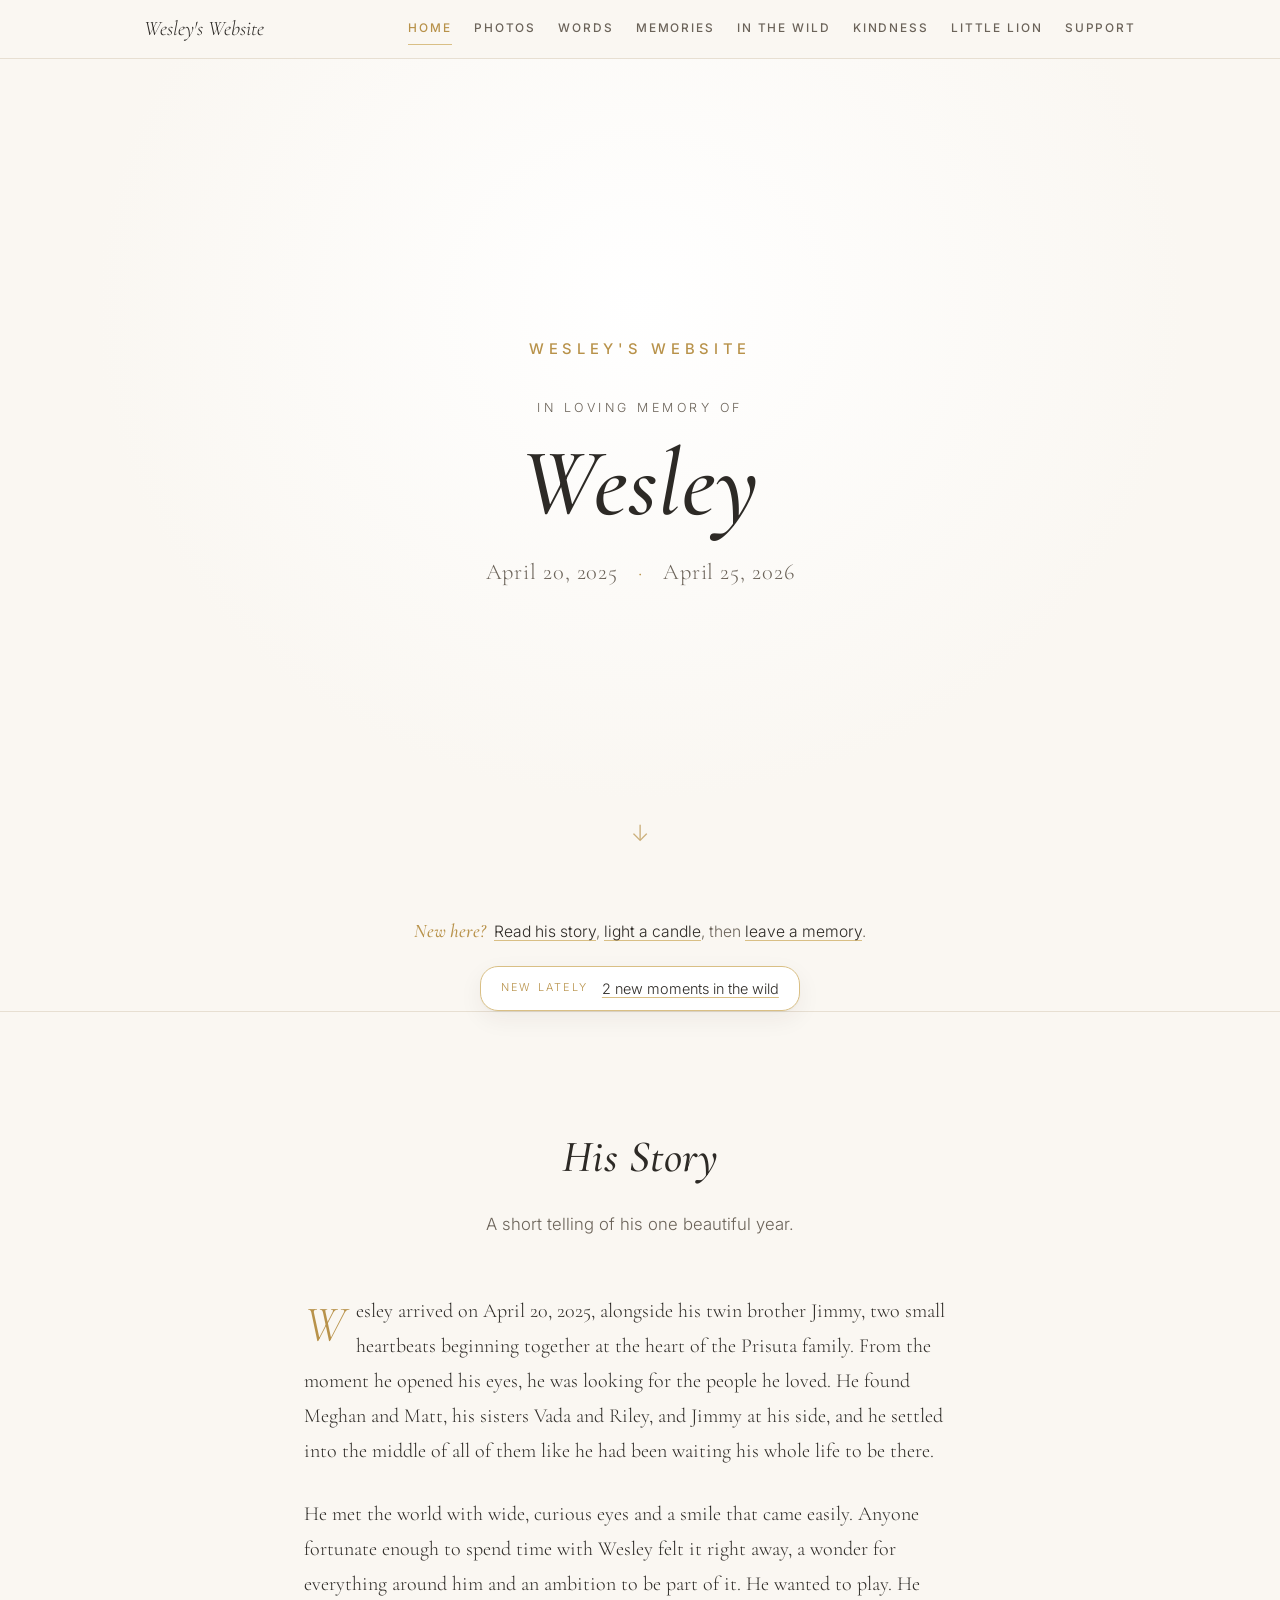
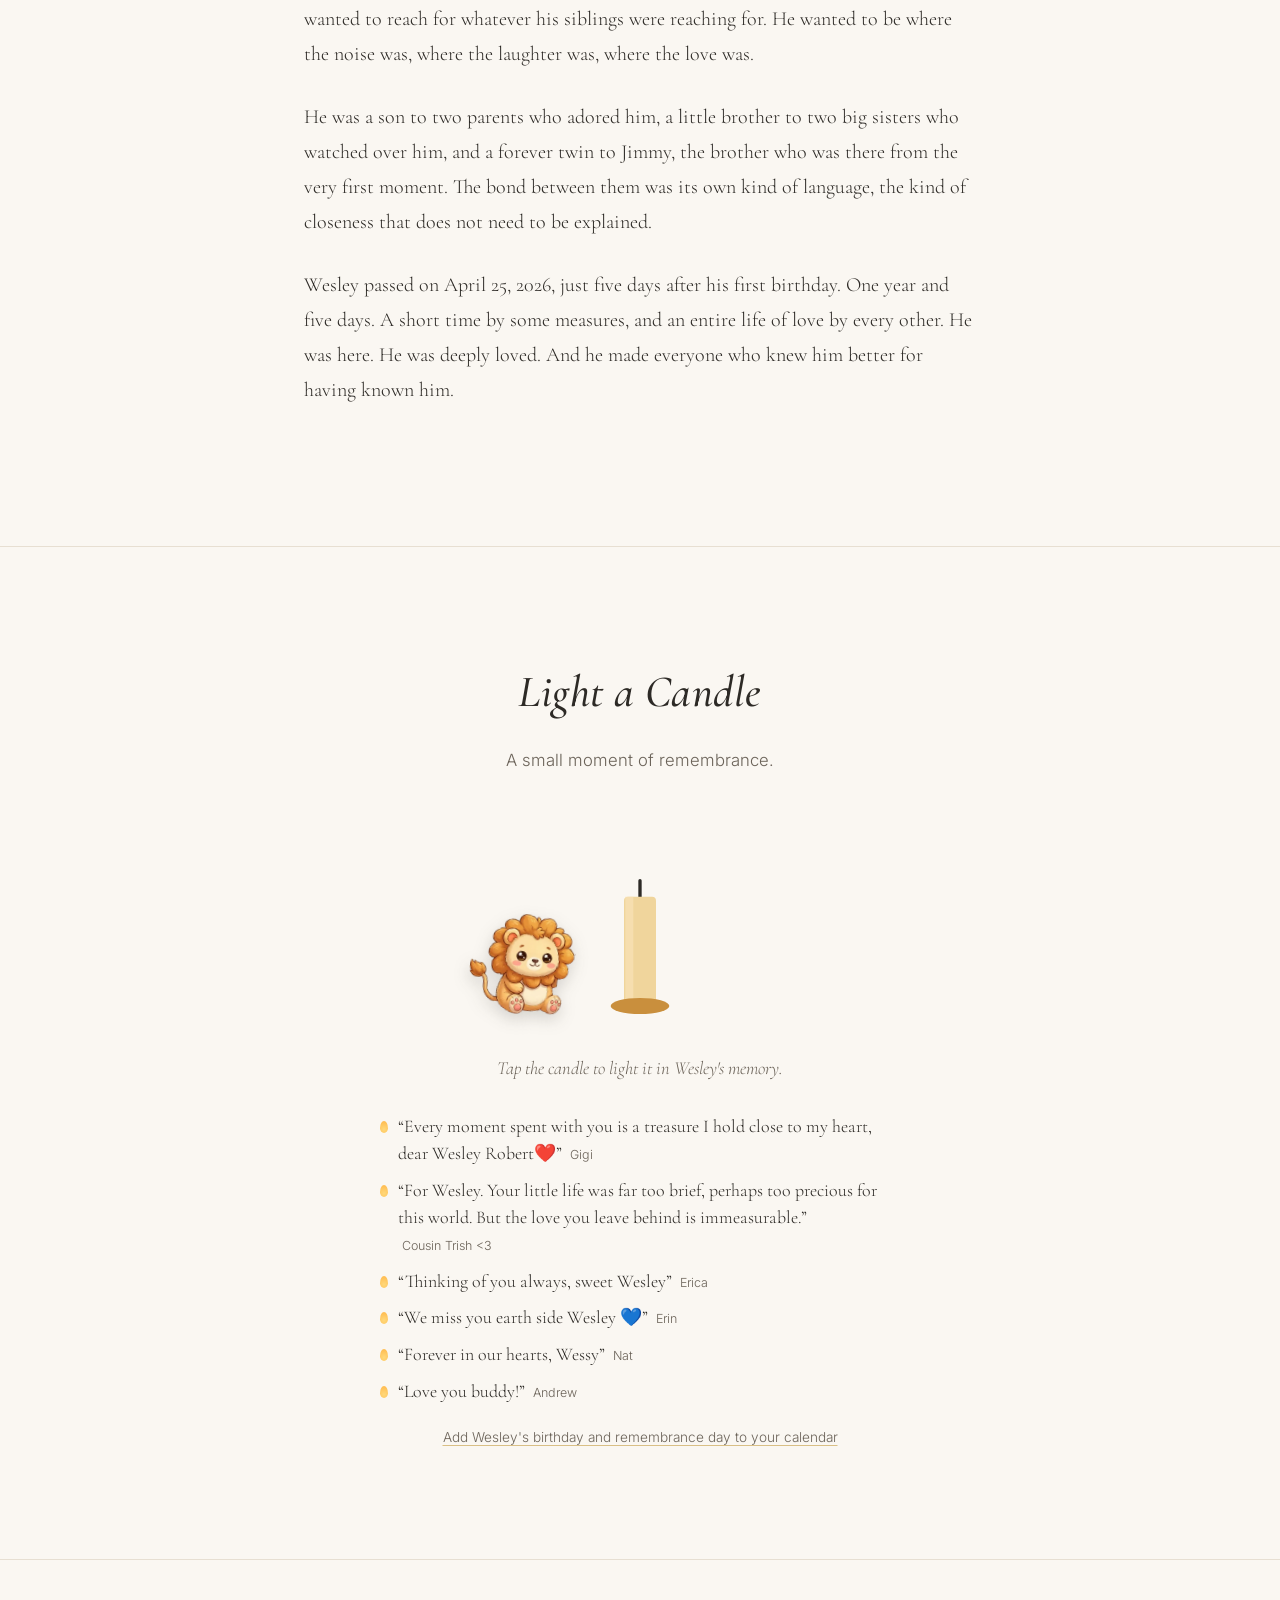
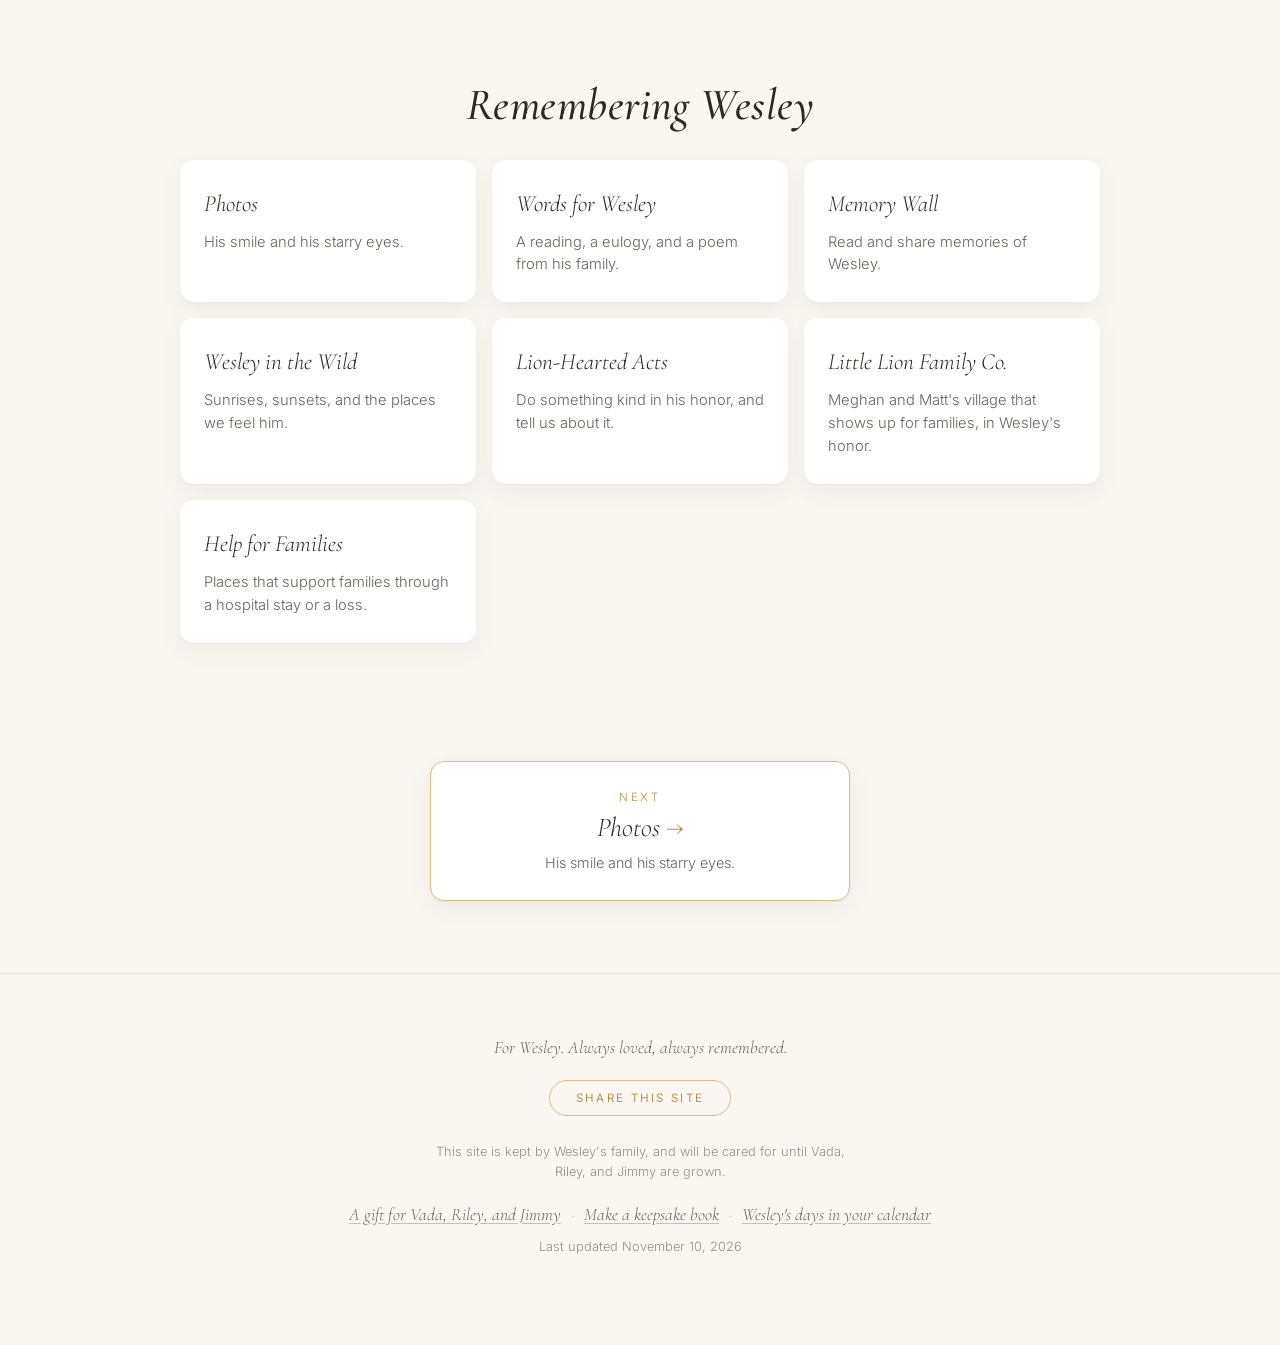
<file: index.html>
<!DOCTYPE html>
<html lang="en">
<head>
    <meta charset="UTF-8" />
    <meta name="viewport" content="width=device-width, initial-scale=1.0" />
    <title>Wesley's Website | In Loving Memory</title>
    <meta name="description" content="In loving memory of Wesley, April 20, 2025 to April 25, 2026. His story, his smile, and the words of the family who love him." />
    <!-- Family memorial with children's names: shared by link, kept out of search results. -->
    <meta name="robots" content="noindex, nofollow" />
    <link rel="icon" type="image/png" href="assets/favicon.png" />

    <!-- Open Graph (iMessage, Facebook, WhatsApp, etc.) -->
    <meta property="og:type" content="website" />
    <meta property="og:site_name" content="Wesley's Website" />
    <meta property="og:title" content="Wesley's Website | In Loving Memory" />
    <meta property="og:description" content="In loving memory of Wesley, April 20, 2025 to April 25, 2026. His story, his smile, and the words of the family who love him." />
    <meta property="og:image" content="https://wesleys-website.com/assets/og-image.png" />
    <meta property="og:image:width" content="1200" />
    <meta property="og:image:height" content="630" />
    <meta property="og:image:alt" content="A stuffed lion with the title Wesley's Website." />
    <meta property="og:url" content="https://wesleys-website.com/" />
    <meta name="twitter:card" content="summary_large_image" />
    <meta name="twitter:title" content="Wesley's Website | In Loving Memory" />
    <meta name="twitter:description" content="In loving memory of Wesley, April 20, 2025 to April 25, 2026. His story, his smile, and the words of the family who love him." />
    <meta name="twitter:image" content="https://wesleys-website.com/assets/og-image.png" />

    <link rel="preconnect" href="https://fonts.googleapis.com" />
    <link rel="preconnect" href="https://fonts.gstatic.com" crossorigin />
    <link href="https://fonts.googleapis.com/css2?family=Cormorant+Garamond:ital,wght@0,400;0,500;0,600;1,400;1,500&family=Inter:wght@300;400;500;600&display=swap" rel="stylesheet" />
    <link rel="stylesheet" href="styles.css" />
</head>
<body>
    <nav class="site-nav" aria-label="Site">
        <div class="site-nav-inner">
            <a class="site-nav-brand" href="index.html">Wesley's Website</a>
            <div class="site-nav-links">
                <a href="index.html" data-nav="home" aria-current="page">Home</a>
                <a href="photos.html" data-nav="photos">Photos</a>
                <a href="words.html" data-nav="words">Words</a>
                <a href="memories.html" data-nav="memories">Memories</a>
                <a href="wild.html" data-nav="wild">In the Wild</a>
                <a href="kindness.html" data-nav="kindness">Kindness</a>
                <a href="little-lion.html" data-nav="little-lion">Little Lion</a>
                <a href="support.html" data-nav="support">Support</a>
            </div>
        </div>
    </nav>

    <header class="hero">
        <div class="hero-inner">
            <a class="day-banner" id="day-banner" href="#candle" hidden></a>
            <div class="hero-photo" id="hero-photo" hidden>
                <img id="hero-photo-img" alt="Wesley" />
            </div>
            <p class="brand-mark">Wesley's Website</p>
            <p class="eyebrow">In loving memory of</p>
            <h1 class="name">Wesley</h1>
            <p class="dates">
                <time datetime="2025-04-20">April 20, 2025</time>
                <span class="dash">·</span>
                <time datetime="2026-04-25">April 25, 2026</time>
            </p>
            <a href="#story" class="scroll-cue" aria-label="Scroll down">↓</a>
        </div>
    </header>

    <main>
        <section class="welcome" id="welcome" aria-label="Welcome">
            <div class="container narrow">
                <p class="start-here">
                    <strong>New here?</strong>
                    <a href="#story">Read his story</a>,
                    <a href="#candle">light a candle</a>, then
                    <a href="memories.html">leave a memory</a>.
                </p>
                <div class="whats-new" id="whats-new" hidden>
                    <span class="whats-new-label">New lately</span>
                    <span class="whats-new-items" id="whats-new-items"></span>
                </div>
            </div>
        </section>

        <section id="story" class="section story">
            <div class="container narrow">
                <h2 class="section-title">His Story</h2>
                <p class="section-lede">A short telling of his one beautiful year.</p>
                <div class="story-content">
                    <p>
                        Wesley arrived on April 20, 2025, alongside his twin brother Jimmy, two
                        small heartbeats beginning together at the heart of the Prisuta family.
                        From the moment he opened his eyes, he was looking for the people he
                        loved. He found Meghan and Matt, his sisters Vada and Riley, and Jimmy
                        at his side, and he settled into the middle of all of them like he had
                        been waiting his whole life to be there.
                    </p>
                    <p>
                        He met the world with wide, curious eyes and a smile that came easily.
                        Anyone fortunate enough to spend time with Wesley felt it right away,
                        a wonder for everything around him and an ambition to be part of it.
                        He wanted to play. He wanted to reach for whatever his siblings were
                        reaching for. He wanted to be where the noise was, where the laughter
                        was, where the love was.
                    </p>
                    <p>
                        He was a son to two parents who adored him, a little brother to two big
                        sisters who watched over him, and a forever twin to Jimmy, the brother
                        who was there from the very first moment. The bond between them was its
                        own kind of language, the kind of closeness that does not need to be
                        explained.
                    </p>
                    <p>
                        Wesley passed on April 25, 2026, just five days after his first birthday.
                        One year and five days. A short time by some measures, and an entire life
                        of love by every other. He was here. He was deeply loved. And he made
                        everyone who knew him better for having known him.
                    </p>
                </div>
            </div>
        </section>

        <section id="candle" class="section candle">
            <div class="container narrow">
                <h2 class="section-title">Light a Candle</h2>
                <p class="section-lede">A small moment of remembrance.</p>
                <div class="candle-stage">
                    <picture class="lion-perch lion-by-candle" aria-hidden="true"><source srcset="assets/lion-plush.webp" type="image/webp" /><img src="assets/lion-plush.png" alt="" width="340" height="326" loading="lazy" /></picture>
                    <button class="candle-btn" id="candle-btn" type="button" aria-label="Light a candle for Wesley">
                        <svg viewBox="0 0 80 150" class="candle-svg" aria-hidden="true">
                            <g class="candle-flame">
                                <ellipse cx="40" cy="20" rx="9" ry="15" fill="#ffb84a"/>
                                <ellipse cx="40" cy="20" rx="5.5" ry="11" fill="#ffd87a"/>
                                <ellipse cx="40" cy="22" rx="2.5" ry="6" fill="#fff5d6"/>
                            </g>
                            <line x1="40" y1="38" x2="40" y2="50" stroke="#2d2a26" stroke-width="2.5" stroke-linecap="round"/>
                            <rect x="28" y="50" width="24" height="82" rx="3" fill="#f0d59c"/>
                            <rect x="29" y="50" width="6" height="82" fill="#fae5bc" opacity="0.6"/>
                            <ellipse cx="40" cy="132" rx="22" ry="6" fill="#c98f3d"/>
                        </svg>
                    </button>
                </div>
                <p class="candle-status" id="candle-status">Tap the candle to light it in Wesley's memory.</p>
                <p class="candle-count" id="candle-count" hidden>
                    <span class="candle-count-number" id="candle-count-number">0</span>
                    <span class="candle-count-noun" id="candle-count-noun">candles lit in his memory</span>
                </p>
                <p class="candle-today" id="candle-today" hidden></p>

                <form class="candle-note" id="candle-note-form" hidden>
                    <label for="candle-note-message">Leave a few words with your candle <em>(optional)</em></label>
                    <input type="text" id="candle-note-message" name="message" required maxlength="140" placeholder="e.g. Thinking of you today, Wes" />
                    <div class="candle-note-row">
                        <input type="text" name="name" maxlength="80" autocomplete="name" placeholder="Your name (optional)" aria-label="Your name (optional)" />
                        <button type="submit">Add</button>
                    </div>
                    <input type="text" name="website" class="hp-field" tabindex="-1" autocomplete="off" aria-hidden="true" />
                    <p class="form-note">Your words will appear here after a quick look.</p>
                </form>

                <div class="candle-notes" id="candle-notes" hidden></div>
                <p class="calendar-link">
                    <a href="assets/wesleys-days.ics" download>Add Wesley's birthday and remembrance day to your calendar</a>
                </p>
            </div>
        </section>

        <section id="explore" class="section explore">
            <div class="container">
                <h2 class="section-title">Remembering Wesley</h2>
                <div class="explore-grid">
                    <a class="explore-card" href="photos.html">
                        <span class="explore-title">Photos</span>
                        <span class="explore-text">His smile and his starry eyes.</span>
                    </a>
                    <a class="explore-card" href="words.html">
                        <span class="explore-title">Words for Wesley</span>
                        <span class="explore-text">A reading, a eulogy, and a poem from his family.</span>
                    </a>
                    <a class="explore-card" href="memories.html">
                        <span class="explore-title">Memory Wall</span>
                        <span class="explore-text">Read and share memories of Wesley.</span>
                    </a>
                    <a class="explore-card" href="wild.html">
                        <span class="explore-title">Wesley in the Wild</span>
                        <span class="explore-text">Sunrises, sunsets, and the places we feel him.</span>
                    </a>
                    <a class="explore-card" href="kindness.html">
                        <span class="explore-title">Lion-Hearted Acts</span>
                        <span class="explore-text">Do something kind in his honor, and tell us about it.</span>
                    </a>
                    <a class="explore-card" href="little-lion.html">
                        <span class="explore-title">Little Lion Family Co.</span>
                        <span class="explore-text">Meghan and Matt's village that shows up for families, in Wesley's honor.</span>
                    </a>
                    <a class="explore-card" href="support.html">
                        <span class="explore-title">Help for Families</span>
                        <span class="explore-text">Places that support families through a hospital stay or a loss.</span>
                    </a>
                </div>
            </div>
        </section>
    </main>

    <nav class="next-page" aria-label="Next page">
        <a class="next-page-link" href="photos.html">
            <span class="next-page-eyebrow">Next</span>
            <span class="next-page-title">Photos <span class="next-page-arrow" aria-hidden="true">&rarr;</span></span>
            <span class="next-page-text">His smile and his starry eyes.</span>
        </a>
    </nav>

    <footer class="footer">
        <div class="container">
            <p>For Wesley. Always loved, always remembered.</p>
            <button type="button" class="share-btn" id="share-btn">Share this site</button>
            <p class="small about-site">
                This site is kept by Wesley's family, and will be cared for until
                Vada, Riley, and Jimmy are grown.
            </p>
            <p class="footer-links">
                <a href="gift.html">A gift for Vada, Riley, and Jimmy</a>
                <span aria-hidden="true">&middot;</span>
                <a href="keepsake.html">Make a keepsake book</a>
                <span aria-hidden="true">&middot;</span>
                <a href="assets/wesleys-days.ics" download>Wesley's days in your calendar</a>
            </p>
            <p class="small">Last updated November 10, 2026</p>
        </div>
    </footer>

    <div class="lightbox" id="lightbox" role="dialog" aria-label="Photo viewer" hidden>
        <button class="lightbox-close" id="lightbox-close" aria-label="Close photo">&times;</button>
        <img id="lightbox-img" alt="Wesley" />
    </div>

    <script src="script.js"></script>
</body>
</html>
</file>
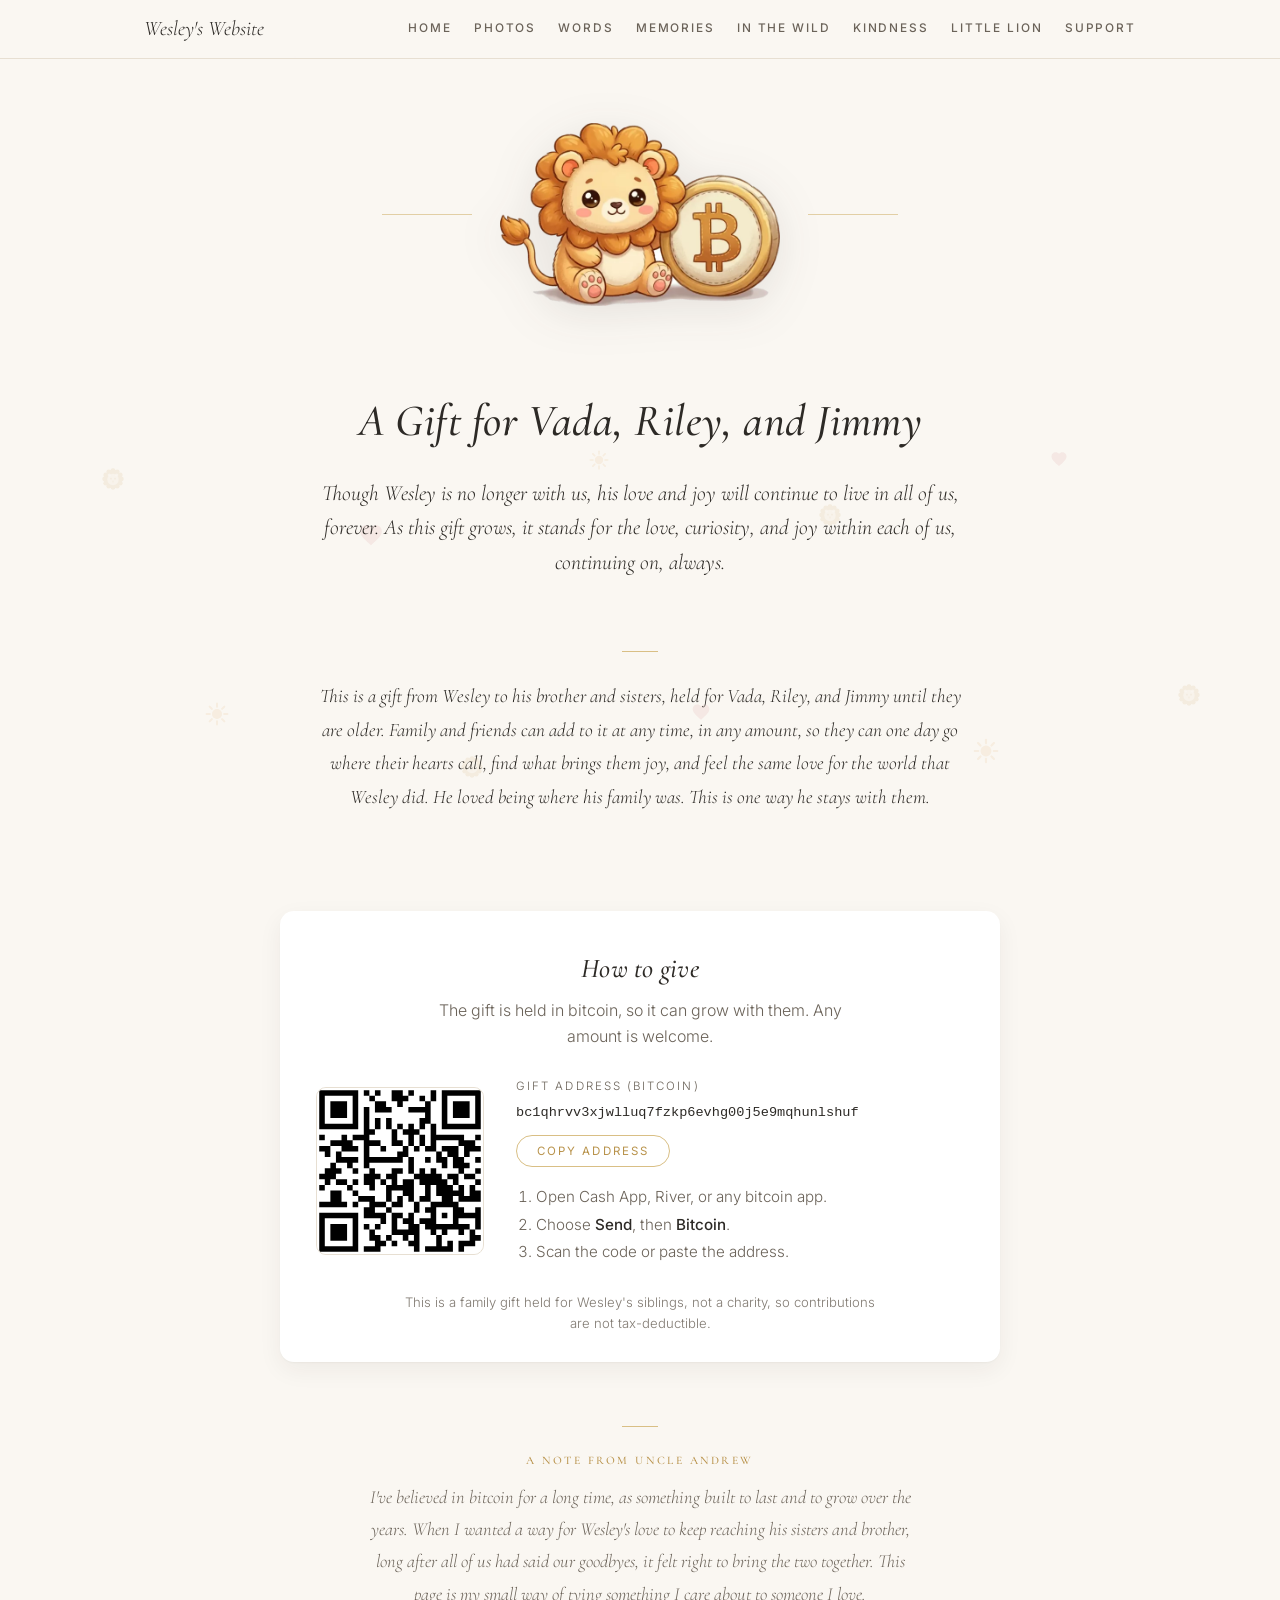
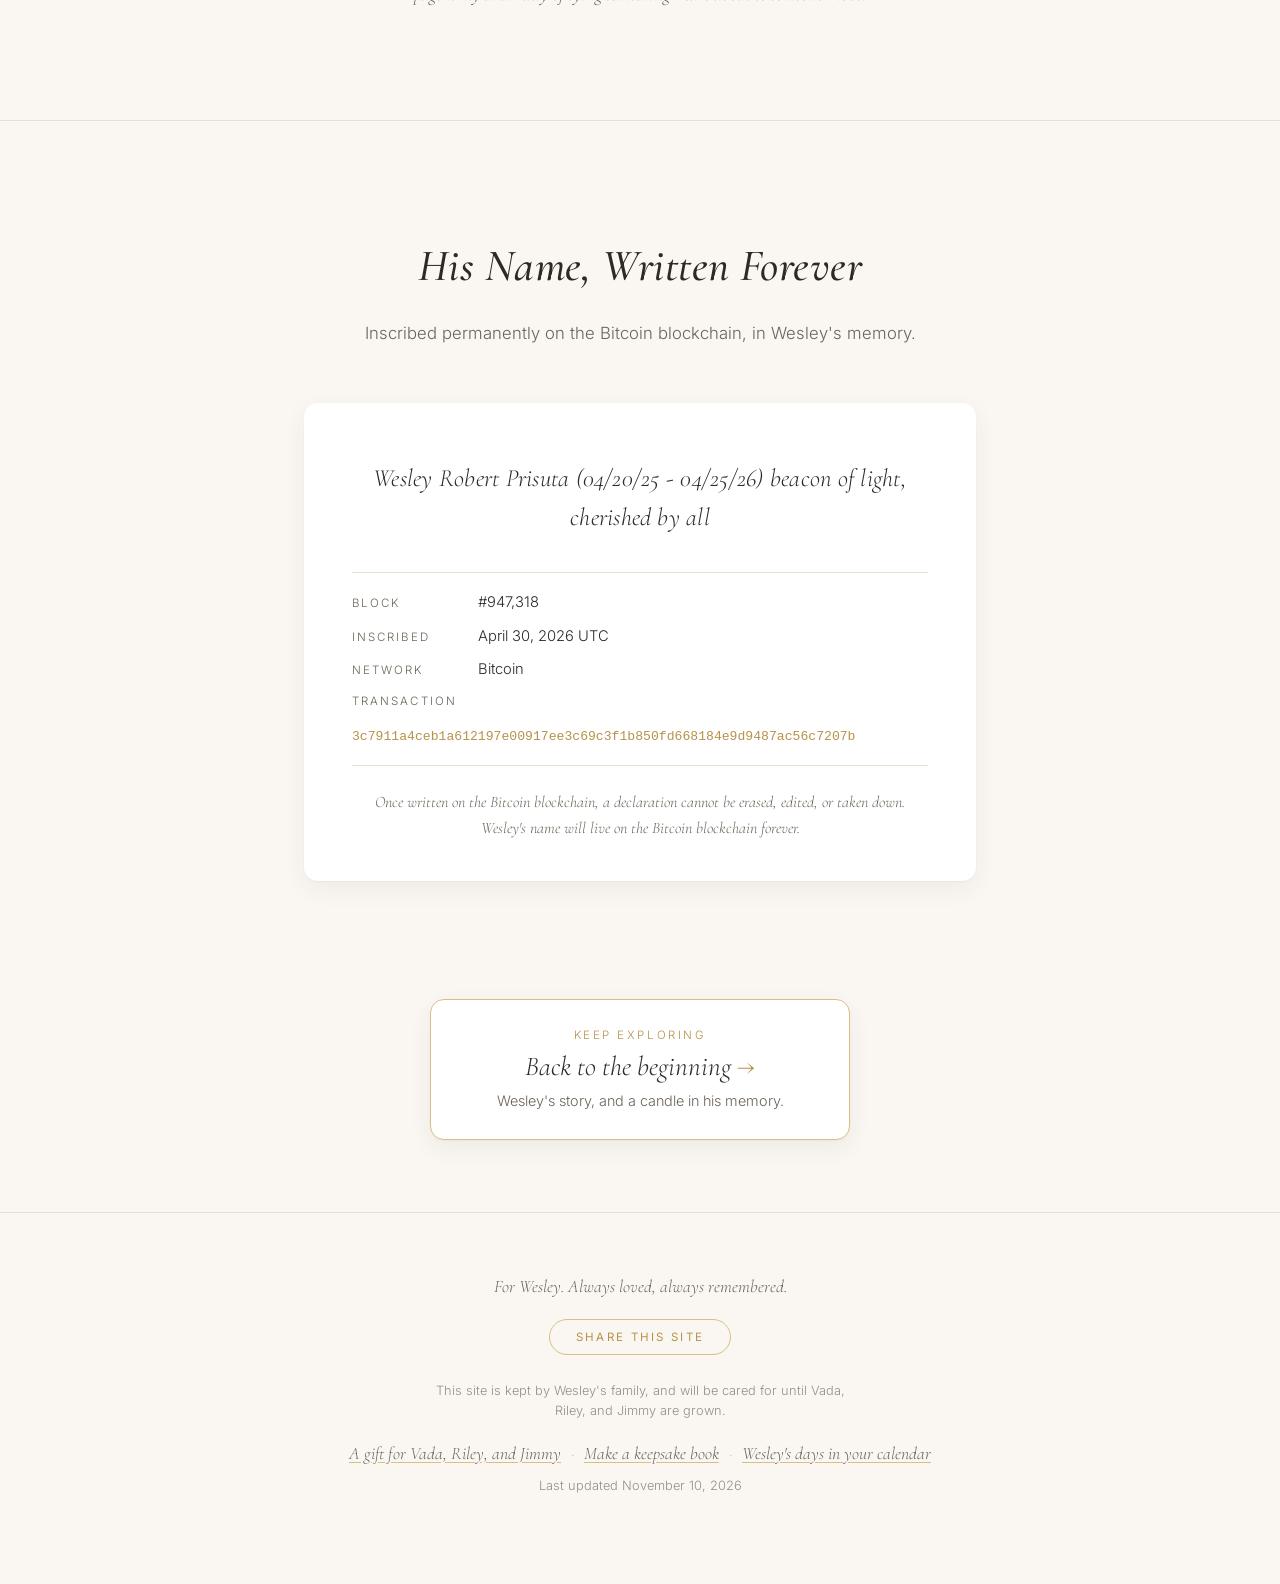
<file: gift.html>
<!DOCTYPE html>
<html lang="en">
<head>
    <meta charset="UTF-8" />
    <meta name="viewport" content="width=device-width, initial-scale=1.0" />
    <title>A Gift for Vada, Riley, and Jimmy | Wesley's Website | In Loving Memory</title>
    <meta name="description" content="A gift from Wesley, held for his brother and sisters until they are older." />
    <!-- Family memorial with children's names: shared by link, kept out of search results. -->
    <meta name="robots" content="noindex, nofollow" />
    <link rel="icon" type="image/png" href="assets/favicon.png" />

    <!-- Open Graph (iMessage, Facebook, WhatsApp, etc.) -->
    <meta property="og:type" content="website" />
    <meta property="og:site_name" content="Wesley's Website" />
    <meta property="og:title" content="A Gift for Vada, Riley, and Jimmy | Wesley's Website | In Loving Memory" />
    <meta property="og:description" content="A gift from Wesley, held for his brother and sisters until they are older." />
    <meta property="og:image" content="https://wesleys-website.com/assets/og-image.png" />
    <meta property="og:image:width" content="1200" />
    <meta property="og:image:height" content="630" />
    <meta property="og:image:alt" content="A stuffed lion with the title Wesley's Website." />
    <meta property="og:url" content="https://wesleys-website.com/gift.html" />
    <meta name="twitter:card" content="summary_large_image" />
    <meta name="twitter:title" content="A Gift for Vada, Riley, and Jimmy | Wesley's Website | In Loving Memory" />
    <meta name="twitter:description" content="A gift from Wesley, held for his brother and sisters until they are older." />
    <meta name="twitter:image" content="https://wesleys-website.com/assets/og-image.png" />

    <link rel="preconnect" href="https://fonts.googleapis.com" />
    <link rel="preconnect" href="https://fonts.gstatic.com" crossorigin />
    <link href="https://fonts.googleapis.com/css2?family=Cormorant+Garamond:ital,wght@0,400;0,500;0,600;1,400;1,500&family=Inter:wght@300;400;500;600&display=swap" rel="stylesheet" />
    <link rel="stylesheet" href="styles.css" />
</head>
<body data-companion="IMG_0011.jpeg">
    <nav class="site-nav" aria-label="Site">
        <div class="site-nav-inner">
            <a class="site-nav-brand" href="index.html">Wesley's Website</a>
            <div class="site-nav-links">
                <a href="index.html" data-nav="home">Home</a>
                <a href="photos.html" data-nav="photos">Photos</a>
                <a href="words.html" data-nav="words">Words</a>
                <a href="memories.html" data-nav="memories">Memories</a>
                <a href="wild.html" data-nav="wild">In the Wild</a>
                <a href="kindness.html" data-nav="kindness">Kindness</a>
                <a href="little-lion.html" data-nav="little-lion">Little Lion</a>
                <a href="support.html" data-nav="support">Support</a>
            </div>
        </div>
    </nav>

    <div class="lion-divider" aria-hidden="true">
        <img src="assets/logo.webp" alt="" class="lion-mark" />
    </div>

    <main class="page-main">
        <section id="gift-page" class="section wallet">
            <div class="container">
                <h2 class="section-title">A Gift for Vada, Riley, and Jimmy</h2>
                <p class="section-lede dedication">
                    Though Wesley is no longer with us, his love and joy will continue to live
                    in all of us, forever. As this gift grows, it stands for the love,
                    curiosity, and joy within each of us, continuing on, always.
                </p>
                <div class="wallet-purpose">
                    <p>
                        This is a gift from Wesley to his brother and sisters, held for Vada,
                        Riley, and Jimmy until they are older. Family and friends can add to it at
                        any time, in any amount, so they can one day go where their hearts call,
                        find what brings them joy, and feel the same love for the world that
                        Wesley did. He loved being where his family was. This is one way he stays
                        with them.
                    </p>
                </div>
                <p class="gift-count" id="gift-count" hidden></p>

                <div class="gift" id="gift">
                    <h3 class="gift-heading">How to give</h3>
                    <p class="gift-lede">
                        The gift is held in bitcoin, so it can grow with them. Any amount is welcome.
                    </p>
                    <div class="gift-body">
                        <a class="gift-qr" id="gift-qr" aria-label="Gift address QR code">
                            <span class="gift-qr-placeholder">QR code<br />coming soon</span>
                        </a>
                        <div class="gift-details">
                            <p class="gift-label">Gift address (bitcoin)</p>
                            <p class="gift-address" id="gift-address">The gift address will be added here soon.</p>
                            <button type="button" class="gift-copy" id="gift-copy" hidden>Copy address</button>
                            <ol class="gift-steps" id="gift-steps" hidden>
                                <li>Open Cash App, River, or any bitcoin app.</li>
                                <li>Choose <strong>Send</strong>, then <strong>Bitcoin</strong>.</li>
                                <li>Scan the code or paste the address.</li>
                            </ol>
                        </div>
                    </div>
                    <p class="gift-note">
                        This is a family gift held for Wesley's siblings, not a charity,
                        so contributions are not tax-deductible.
                    </p>
                </div>

                <aside class="gift-from">
                    <h3>A note from Uncle Andrew</h3>
                    <p>
                        I've believed in bitcoin for a long time, as something built to last
                        and to grow over the years. When I wanted a way for Wesley's love to keep
                        reaching his sisters and brother, long after all of us had said our
                        goodbyes, it felt right to bring the two together. This page is my small
                        way of tying something I care about to someone I love.
                    </p>
                </aside>
            </div>
        </section>

        <section id="declaration" class="section declaration">
            <div class="container narrow">
                <h2 class="section-title">His Name, Written Forever</h2>
                <p class="section-lede">
                    Inscribed permanently on the Bitcoin blockchain, in Wesley's memory.
                </p>

                <div class="declaration-card">
                    <p class="declaration-text">
                        Wesley Robert Prisuta (04/20/25 - 04/25/26) beacon of light, cherished by all
                    </p>

                    <div class="declaration-meta">
                        <div class="meta-row">
                            <span class="meta-label">Block</span>
                            <span class="meta-value">#947,318</span>
                        </div>
                        <div class="meta-row">
                            <span class="meta-label">Inscribed</span>
                            <span class="meta-value">April 30, 2026 UTC</span>
                        </div>
                        <div class="meta-row">
                            <span class="meta-label">Network</span>
                            <span class="meta-value">Bitcoin</span>
                        </div>
                        <div class="meta-row">
                            <span class="meta-label">Transaction</span>
                            <a class="meta-value mono"
                               href="https://4evr.ink/tx/3c7911a4ceb1a612197e00917ee3c69c3f1b850fd668184e9d9487ac56c7207b"
                               target="_blank" rel="noopener">
                                3c7911a4ceb1a612197e00917ee3c69c3f1b850fd668184e9d9487ac56c7207b
                            </a>
                        </div>
                    </div>

                    <p class="declaration-note">
                        Once written on the Bitcoin blockchain, a declaration cannot be erased,
                        edited, or taken down. Wesley's name will live on the Bitcoin blockchain
                        forever.
                    </p>
                </div>
            </div>
        </section>

    </main>

    <nav class="next-page" aria-label="Next page">
        <a class="next-page-link" href="index.html">
            <span class="next-page-eyebrow">Keep exploring</span>
            <span class="next-page-title">Back to the beginning <span class="next-page-arrow" aria-hidden="true">&rarr;</span></span>
            <span class="next-page-text">Wesley's story, and a candle in his memory.</span>
        </a>
    </nav>

    <footer class="footer">
        <div class="container">
            <p>For Wesley. Always loved, always remembered.</p>
            <button type="button" class="share-btn" id="share-btn">Share this site</button>
            <p class="small about-site">
                This site is kept by Wesley's family, and will be cared for until
                Vada, Riley, and Jimmy are grown.
            </p>
            <p class="footer-links">
                <a href="gift.html">A gift for Vada, Riley, and Jimmy</a>
                <span aria-hidden="true">&middot;</span>
                <a href="keepsake.html">Make a keepsake book</a>
                <span aria-hidden="true">&middot;</span>
                <a href="assets/wesleys-days.ics" download>Wesley's days in your calendar</a>
            </p>
            <p class="small">Last updated November 10, 2026</p>
        </div>
    </footer>

    <div class="lightbox" id="lightbox" role="dialog" aria-label="Photo viewer" hidden>
        <button class="lightbox-close" id="lightbox-close" aria-label="Close photo">&times;</button>
        <img id="lightbox-img" alt="Wesley" />
    </div>

    <script src="assets/vendor/qrcode-generator-1.4.4.js"></script>
    <script src="script.js"></script>
</body>
</html>
</file>
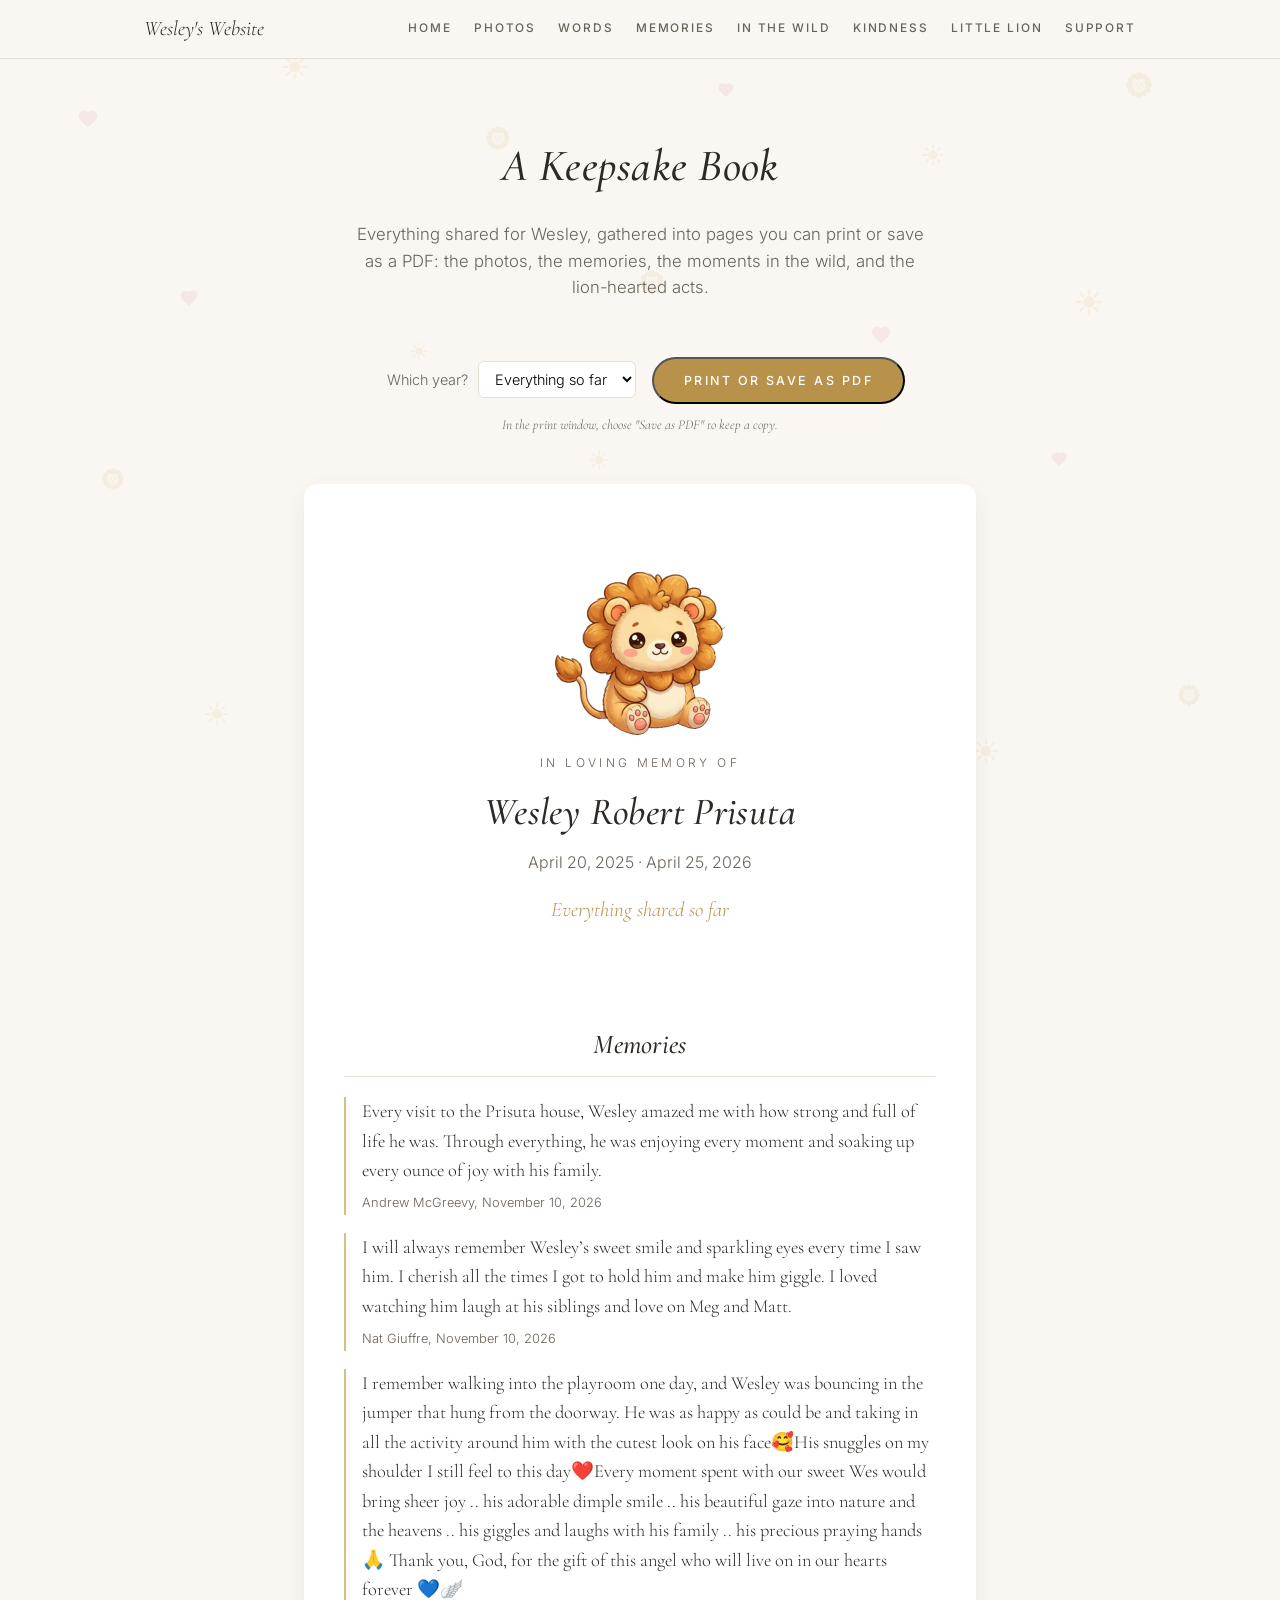
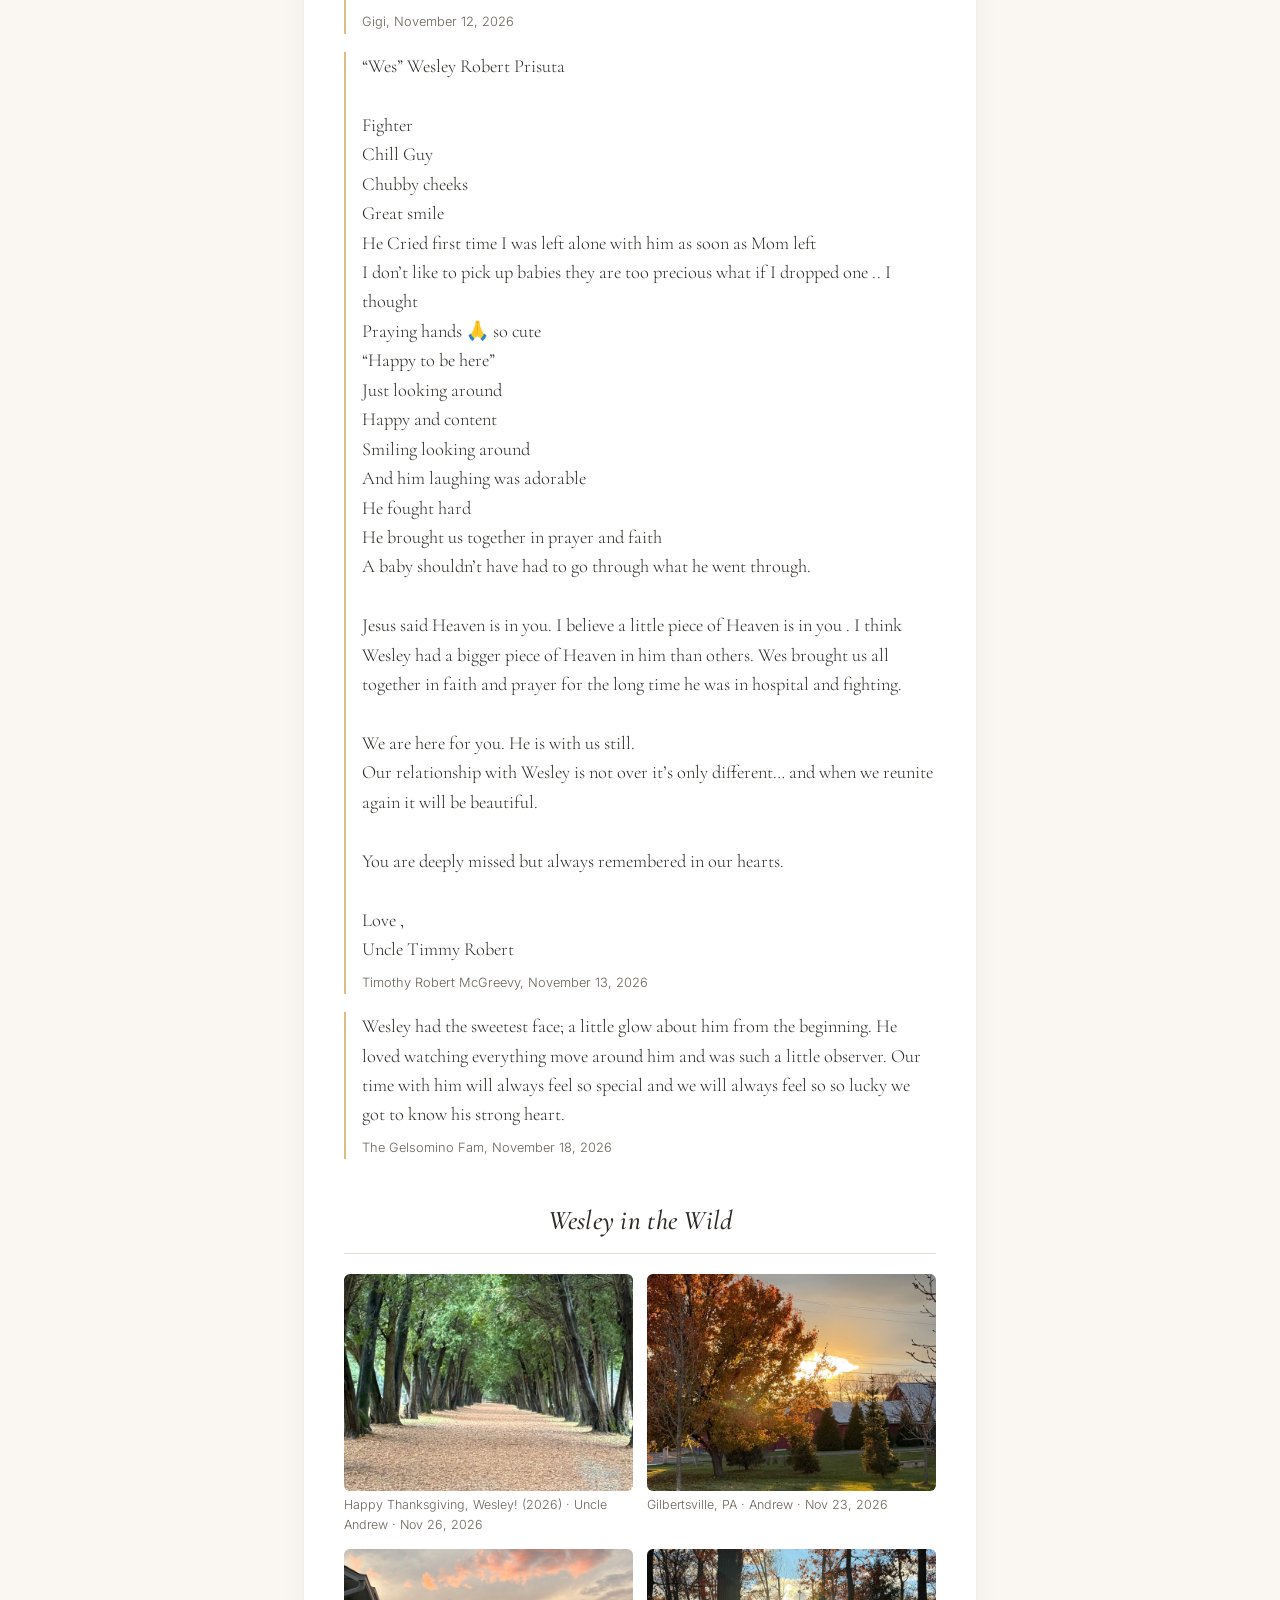
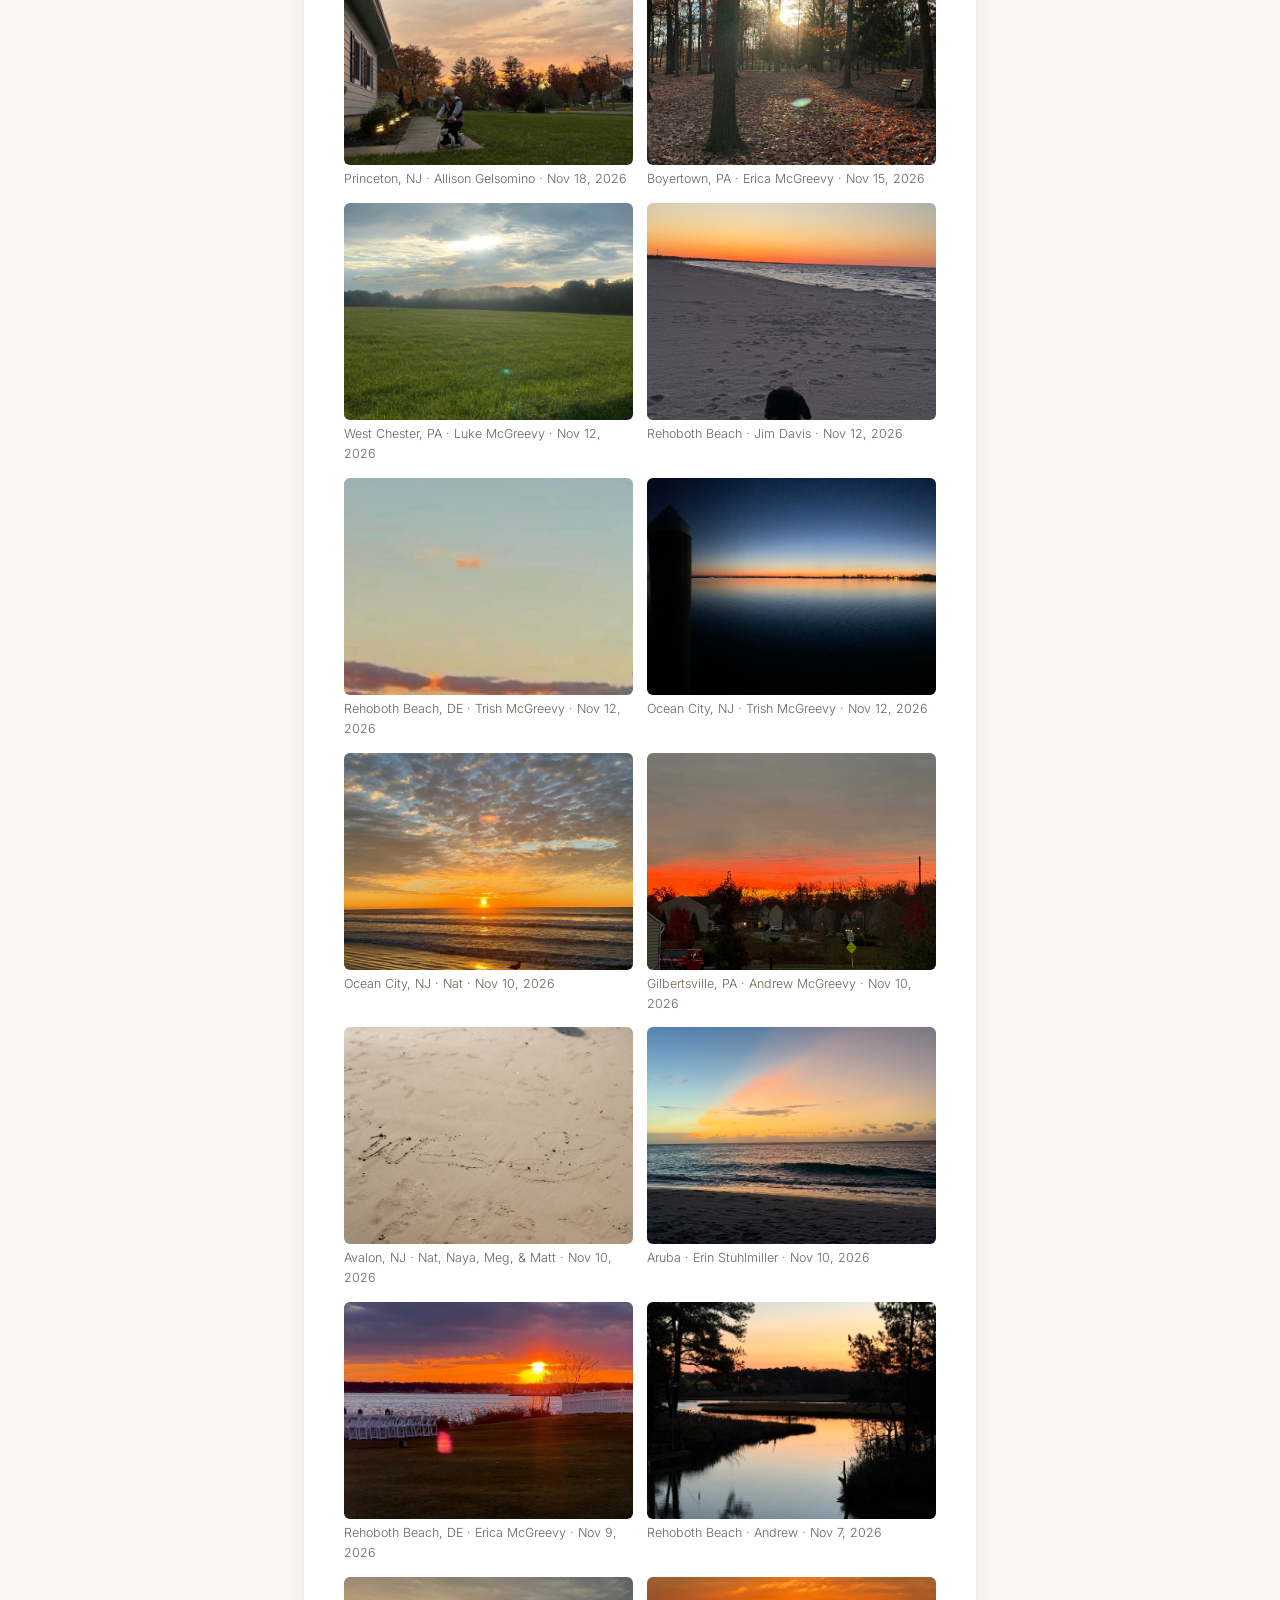
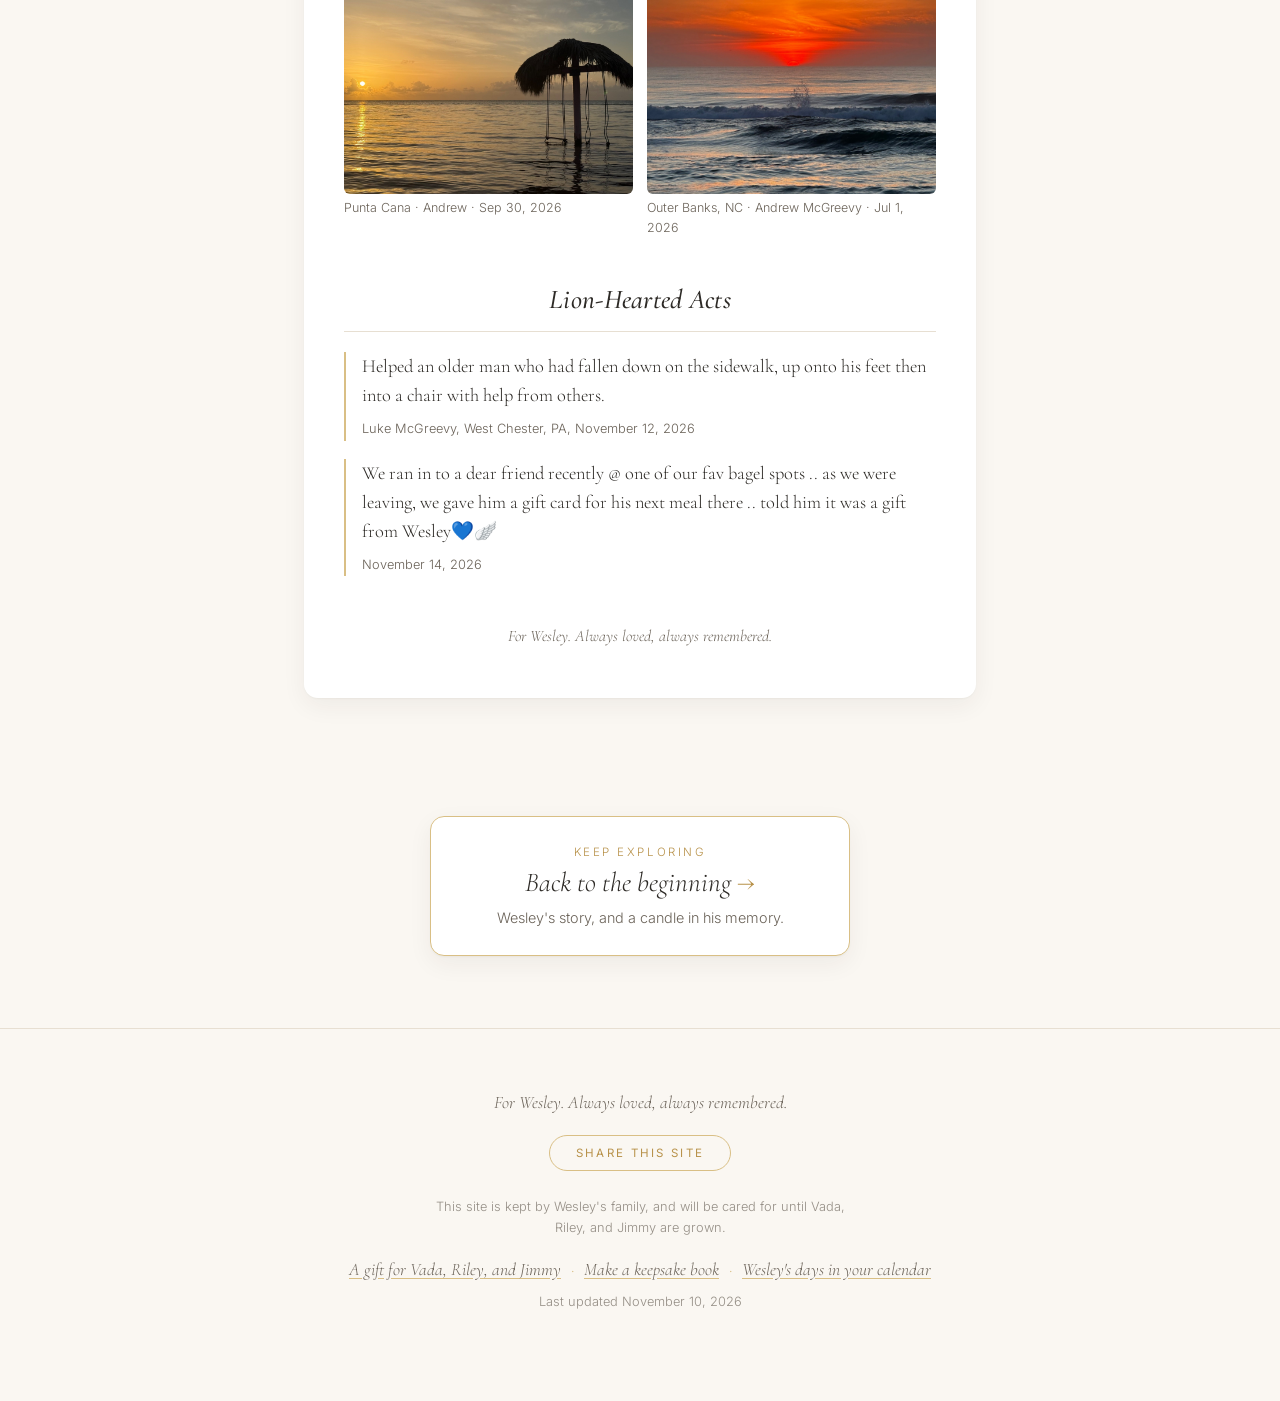
<file: keepsake.html>
<!DOCTYPE html>
<html lang="en">
<head>
    <meta charset="UTF-8" />
    <meta name="viewport" content="width=device-width, initial-scale=1.0" />
    <title>A Keepsake Book | Wesley's Website | In Loving Memory</title>
    <meta name="description" content="Everything shared for Wesley, ready to print or save." />
    <!-- Family memorial with children's names: shared by link, kept out of search results. -->
    <meta name="robots" content="noindex, nofollow" />
    <link rel="icon" type="image/png" href="assets/favicon.png" />

    <!-- Open Graph (iMessage, Facebook, WhatsApp, etc.) -->
    <meta property="og:type" content="website" />
    <meta property="og:site_name" content="Wesley's Website" />
    <meta property="og:title" content="A Keepsake Book | Wesley's Website | In Loving Memory" />
    <meta property="og:description" content="Everything shared for Wesley, ready to print or save." />
    <meta property="og:image" content="https://wesleys-website.com/assets/og-image.png" />
    <meta property="og:image:width" content="1200" />
    <meta property="og:image:height" content="630" />
    <meta property="og:image:alt" content="A stuffed lion with the title Wesley's Website." />
    <meta property="og:url" content="https://wesleys-website.com/keepsake.html" />
    <meta name="twitter:card" content="summary_large_image" />
    <meta name="twitter:title" content="A Keepsake Book | Wesley's Website | In Loving Memory" />
    <meta name="twitter:description" content="Everything shared for Wesley, ready to print or save." />
    <meta name="twitter:image" content="https://wesleys-website.com/assets/og-image.png" />

    <link rel="preconnect" href="https://fonts.googleapis.com" />
    <link rel="preconnect" href="https://fonts.gstatic.com" crossorigin />
    <link href="https://fonts.googleapis.com/css2?family=Cormorant+Garamond:ital,wght@0,400;0,500;0,600;1,400;1,500&family=Inter:wght@300;400;500;600&display=swap" rel="stylesheet" />
    <link rel="stylesheet" href="styles.css" />
</head>
<body>
    <nav class="site-nav" aria-label="Site">
        <div class="site-nav-inner">
            <a class="site-nav-brand" href="index.html">Wesley's Website</a>
            <div class="site-nav-links">
                <a href="index.html" data-nav="home">Home</a>
                <a href="photos.html" data-nav="photos">Photos</a>
                <a href="words.html" data-nav="words">Words</a>
                <a href="memories.html" data-nav="memories">Memories</a>
                <a href="wild.html" data-nav="wild">In the Wild</a>
                <a href="kindness.html" data-nav="kindness">Kindness</a>
                <a href="little-lion.html" data-nav="little-lion">Little Lion</a>
                <a href="support.html" data-nav="support">Support</a>
            </div>
        </div>
    </nav>

    <main class="page-main">
        <section id="keepsake" class="section keepsake">
            <div class="container narrow">
                <div class="keepsake-controls">
                    <h2 class="section-title">A Keepsake Book</h2>
                    <p class="section-lede">
                        Everything shared for Wesley, gathered into pages you can print or save as a
                        PDF: the photos, the memories, the moments in the wild, and the lion-hearted acts.
                    </p>
                    <label class="keepsake-year">
                        <span>Which year?</span>
                        <select id="keepsake-year"></select>
                    </label>
                    <button type="button" class="ll-btn" id="keepsake-print">Print or save as PDF</button>
                    <p class="form-note">In the print window, choose "Save as PDF" to keep a copy.</p>
                </div>
                <div class="keepsake-book" id="keepsake-book">
                    <p class="keepsake-loading">Gathering everything…</p>
                </div>
            </div>
        </section>
    </main>

    <nav class="next-page" aria-label="Next page">
        <a class="next-page-link" href="index.html">
            <span class="next-page-eyebrow">Keep exploring</span>
            <span class="next-page-title">Back to the beginning <span class="next-page-arrow" aria-hidden="true">&rarr;</span></span>
            <span class="next-page-text">Wesley's story, and a candle in his memory.</span>
        </a>
    </nav>

    <footer class="footer">
        <div class="container">
            <p>For Wesley. Always loved, always remembered.</p>
            <button type="button" class="share-btn" id="share-btn">Share this site</button>
            <p class="small about-site">
                This site is kept by Wesley's family, and will be cared for until
                Vada, Riley, and Jimmy are grown.
            </p>
            <p class="footer-links">
                <a href="gift.html">A gift for Vada, Riley, and Jimmy</a>
                <span aria-hidden="true">&middot;</span>
                <a href="keepsake.html">Make a keepsake book</a>
                <span aria-hidden="true">&middot;</span>
                <a href="assets/wesleys-days.ics" download>Wesley's days in your calendar</a>
            </p>
            <p class="small">Last updated November 10, 2026</p>
        </div>
    </footer>

    <div class="lightbox" id="lightbox" role="dialog" aria-label="Photo viewer" hidden>
        <button class="lightbox-close" id="lightbox-close" aria-label="Close photo">&times;</button>
        <img id="lightbox-img" alt="Wesley" />
    </div>

    <script src="script.js"></script>
</body>
</html>
</file>
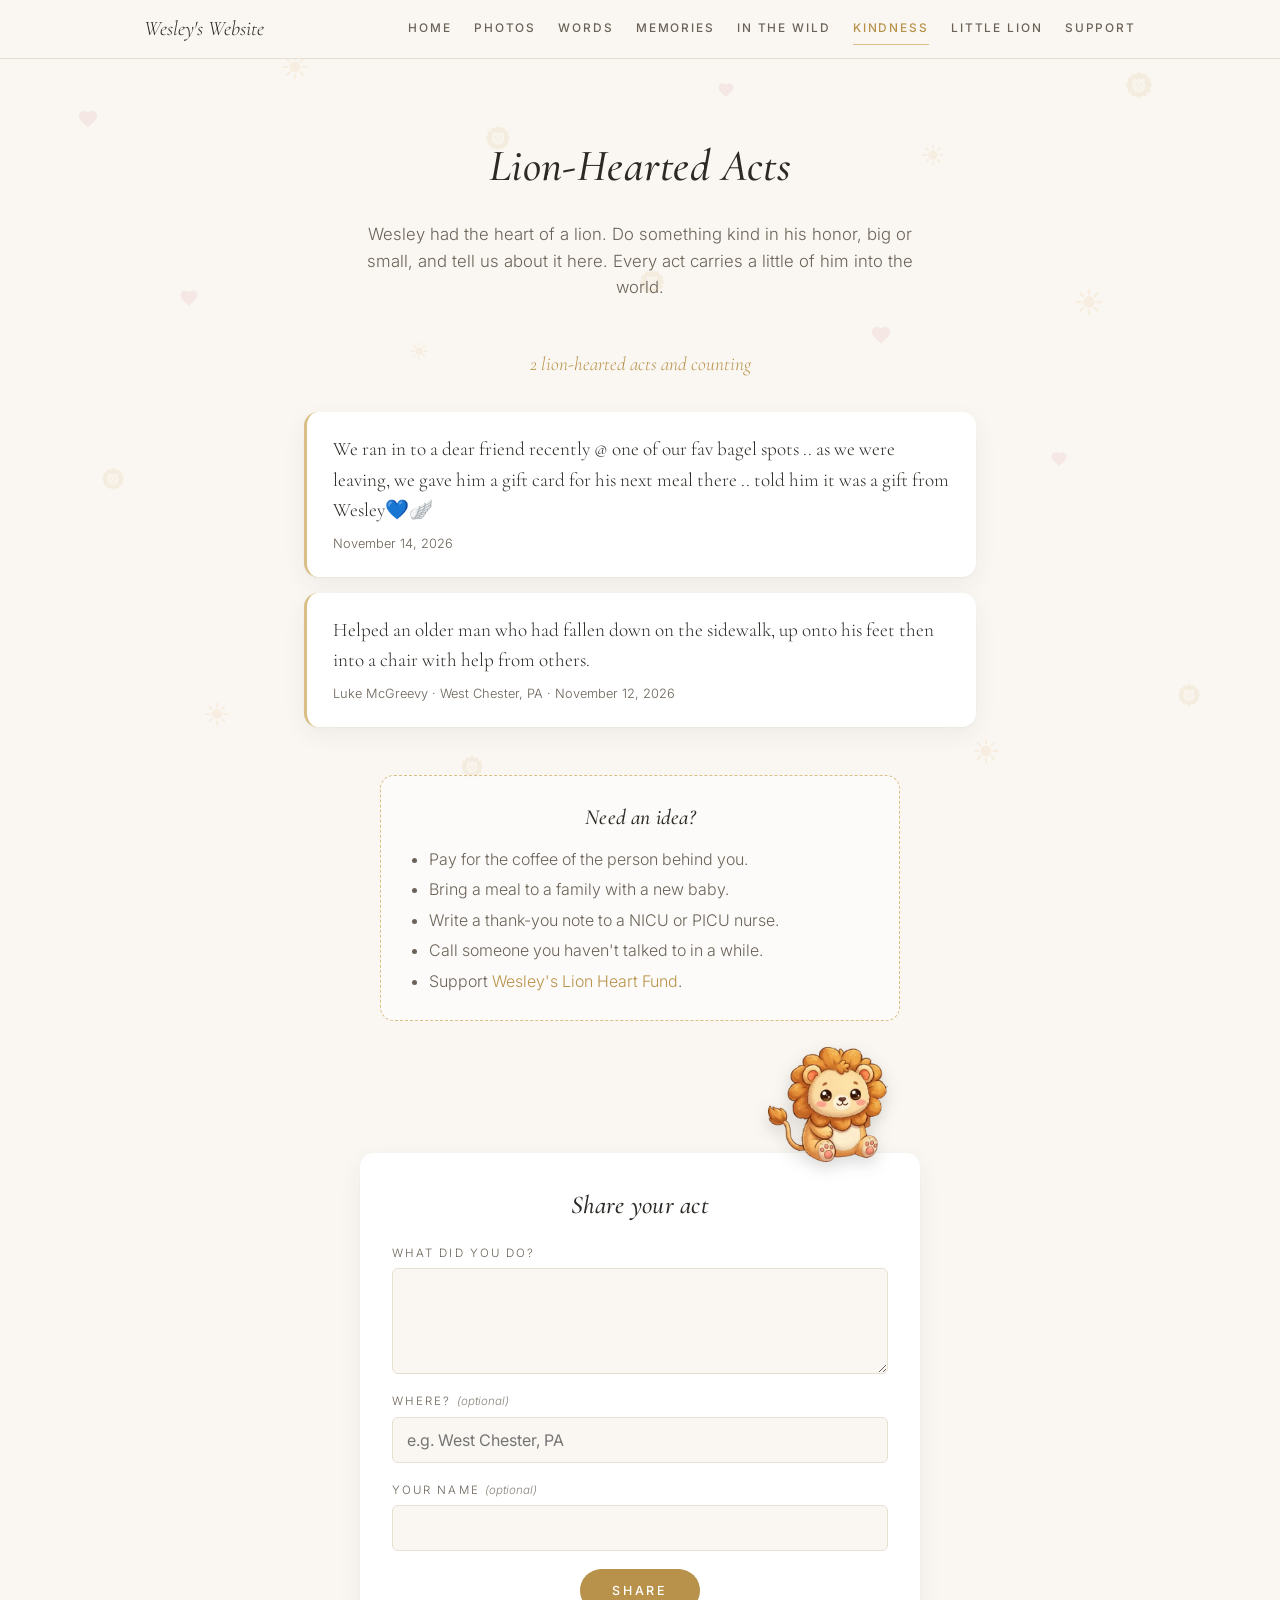
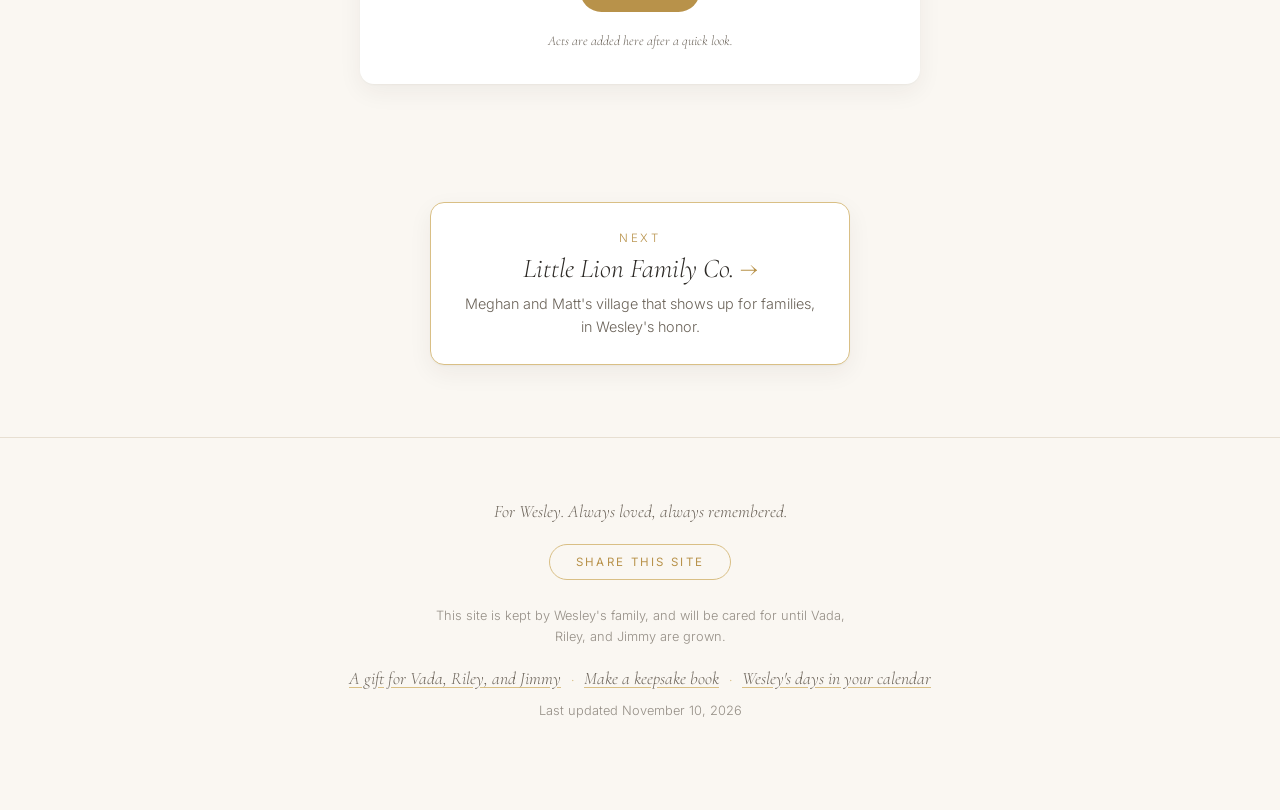
<file: kindness.html>
<!DOCTYPE html>
<html lang="en">
<head>
    <meta charset="UTF-8" />
    <meta name="viewport" content="width=device-width, initial-scale=1.0" />
    <title>Lion-Hearted Acts | Wesley's Website | In Loving Memory</title>
    <meta name="description" content="Do something kind in Wesley's honor, and share it here." />
    <!-- Family memorial with children's names: shared by link, kept out of search results. -->
    <meta name="robots" content="noindex, nofollow" />
    <link rel="icon" type="image/png" href="assets/favicon.png" />

    <!-- Open Graph (iMessage, Facebook, WhatsApp, etc.) -->
    <meta property="og:type" content="website" />
    <meta property="og:site_name" content="Wesley's Website" />
    <meta property="og:title" content="Lion-Hearted Acts | Wesley's Website | In Loving Memory" />
    <meta property="og:description" content="Do something kind in Wesley's honor, and share it here." />
    <meta property="og:image" content="https://wesleys-website.com/assets/og-image.png" />
    <meta property="og:image:width" content="1200" />
    <meta property="og:image:height" content="630" />
    <meta property="og:image:alt" content="A stuffed lion with the title Wesley's Website." />
    <meta property="og:url" content="https://wesleys-website.com/kindness.html" />
    <meta name="twitter:card" content="summary_large_image" />
    <meta name="twitter:title" content="Lion-Hearted Acts | Wesley's Website | In Loving Memory" />
    <meta name="twitter:description" content="Do something kind in Wesley's honor, and share it here." />
    <meta name="twitter:image" content="https://wesleys-website.com/assets/og-image.png" />

    <link rel="preconnect" href="https://fonts.googleapis.com" />
    <link rel="preconnect" href="https://fonts.gstatic.com" crossorigin />
    <link href="https://fonts.googleapis.com/css2?family=Cormorant+Garamond:ital,wght@0,400;0,500;0,600;1,400;1,500&family=Inter:wght@300;400;500;600&display=swap" rel="stylesheet" />
    <link rel="stylesheet" href="styles.css" />
</head>
<body data-companion>
    <nav class="site-nav" aria-label="Site">
        <div class="site-nav-inner">
            <a class="site-nav-brand" href="index.html">Wesley's Website</a>
            <div class="site-nav-links">
                <a href="index.html" data-nav="home">Home</a>
                <a href="photos.html" data-nav="photos">Photos</a>
                <a href="words.html" data-nav="words">Words</a>
                <a href="memories.html" data-nav="memories">Memories</a>
                <a href="wild.html" data-nav="wild">In the Wild</a>
                <a href="kindness.html" data-nav="kindness" aria-current="page">Kindness</a>
                <a href="little-lion.html" data-nav="little-lion">Little Lion</a>
                <a href="support.html" data-nav="support">Support</a>
            </div>
        </div>
    </nav>

    <main class="page-main">
        <section id="kindness" class="section kindness">
            <div class="container narrow">
                <h2 class="section-title">Lion-Hearted Acts</h2>
                <p class="section-lede">
                    Wesley had the heart of a lion. Do something kind in his honor, big or small,
                    and tell us about it here. Every act carries a little of him into the world.
                </p>
                <p class="acts-count" id="acts-count" hidden></p>
                <div class="acts-list" id="acts-list"></div>
                <p class="acts-empty" id="acts-empty">The first lion-hearted acts will appear here soon. Yours could be one of them.</p>

                <div class="acts-ideas">
                    <h3 class="acts-ideas-title">Need an idea?</h3>
                    <ul>
                        <li>Pay for the coffee of the person behind you.</li>
                        <li>Bring a meal to a family with a new baby.</li>
                        <li>Write a thank-you note to a NICU or PICU nurse.</li>
                        <li>Call someone you haven't talked to in a while.</li>
                        <li>Support <a href="little-lion.html">Wesley's Lion Heart Fund</a>.</li>
                    </ul>
                </div>

                <form class="memory-form" id="act-form">
                    <picture class="lion-perch lion-on-card" aria-hidden="true"><source srcset="assets/lion-plush.webp" type="image/webp" /><img src="assets/lion-plush.png" alt="" width="340" height="326" loading="lazy" /></picture>
                    <h3 class="sunset-form-title">Share your act</h3>
                    <label>
                        <span>What did you do?</span>
                        <textarea name="act" required maxlength="600" rows="4"></textarea>
                    </label>
                    <label>
                        <span>Where? <em>(optional)</em></span>
                        <input type="text" name="place" maxlength="100" placeholder="e.g. West Chester, PA" />
                    </label>
                    <label>
                        <span>Your name <em>(optional)</em></span>
                        <input type="text" name="name" maxlength="80" autocomplete="name" />
                    </label>
                    <input type="text" name="website" class="hp-field" tabindex="-1" autocomplete="off" aria-hidden="true" />
                    <button type="submit">Share</button>
                    <p class="form-note">Acts are added here after a quick look.</p>
                </form>
            </div>
        </section>
    </main>

    <nav class="next-page" aria-label="Next page">
        <a class="next-page-link" href="little-lion.html">
            <span class="next-page-eyebrow">Next</span>
            <span class="next-page-title">Little Lion Family Co. <span class="next-page-arrow" aria-hidden="true">&rarr;</span></span>
            <span class="next-page-text">Meghan and Matt's village that shows up for families, in Wesley's honor.</span>
        </a>
    </nav>

    <footer class="footer">
        <div class="container">
            <p>For Wesley. Always loved, always remembered.</p>
            <button type="button" class="share-btn" id="share-btn">Share this site</button>
            <p class="small about-site">
                This site is kept by Wesley's family, and will be cared for until
                Vada, Riley, and Jimmy are grown.
            </p>
            <p class="footer-links">
                <a href="gift.html">A gift for Vada, Riley, and Jimmy</a>
                <span aria-hidden="true">&middot;</span>
                <a href="keepsake.html">Make a keepsake book</a>
                <span aria-hidden="true">&middot;</span>
                <a href="assets/wesleys-days.ics" download>Wesley's days in your calendar</a>
            </p>
            <p class="small">Last updated November 10, 2026</p>
        </div>
    </footer>

    <div class="lightbox" id="lightbox" role="dialog" aria-label="Photo viewer" hidden>
        <button class="lightbox-close" id="lightbox-close" aria-label="Close photo">&times;</button>
        <img id="lightbox-img" alt="Wesley" />
    </div>

    <script src="script.js"></script>
</body>
</html>
</file>
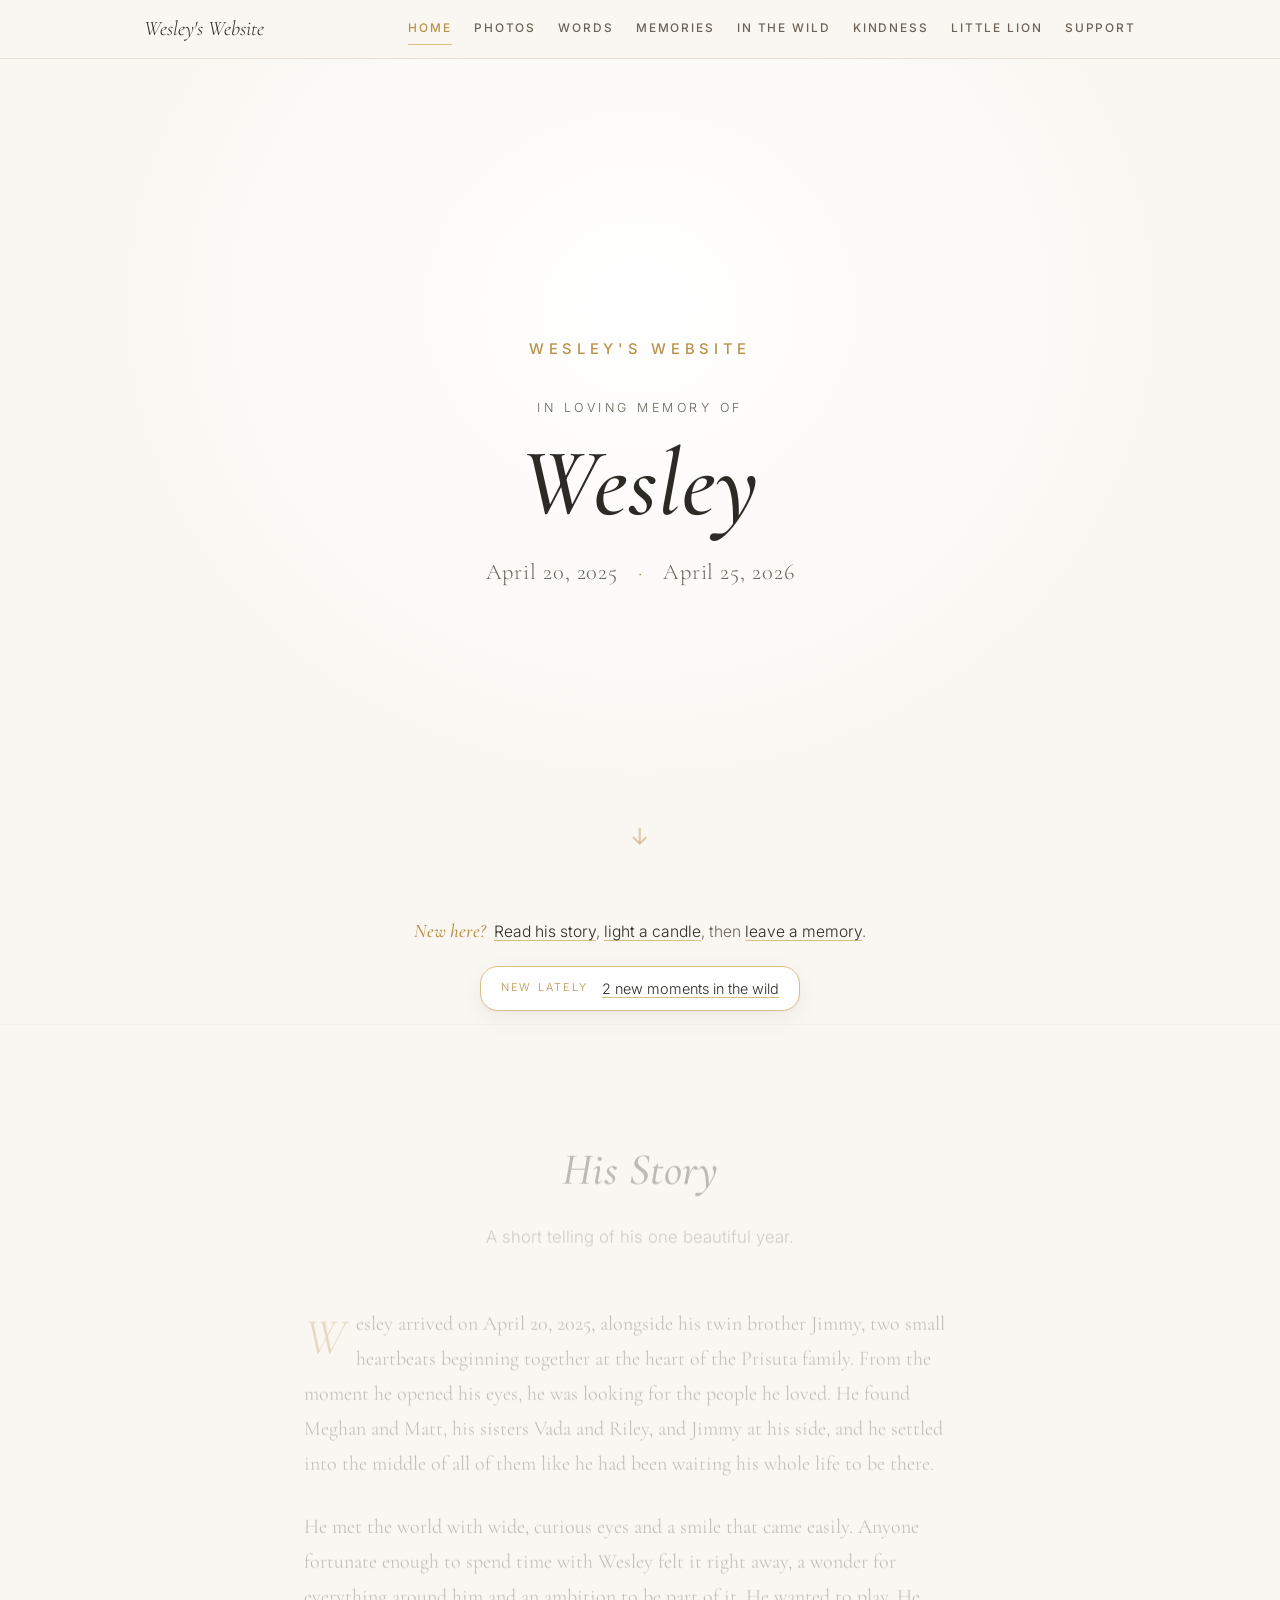
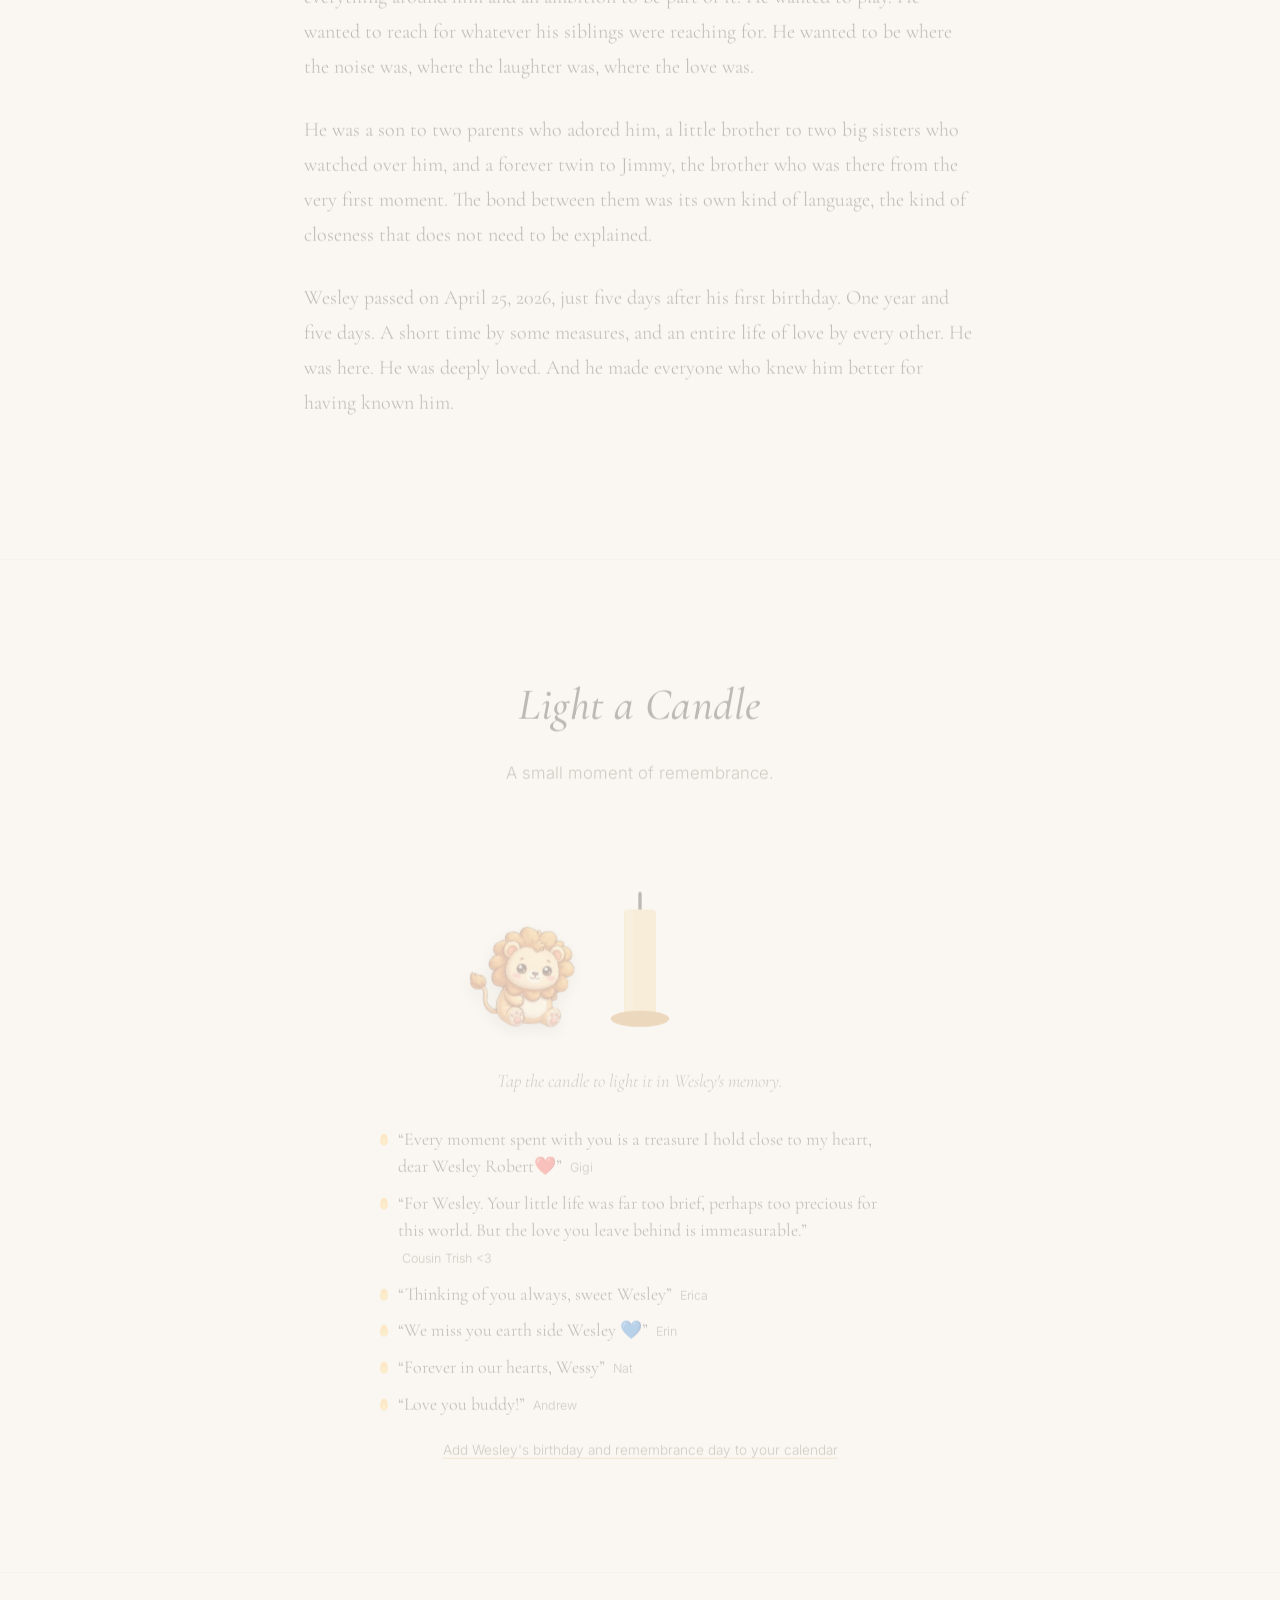
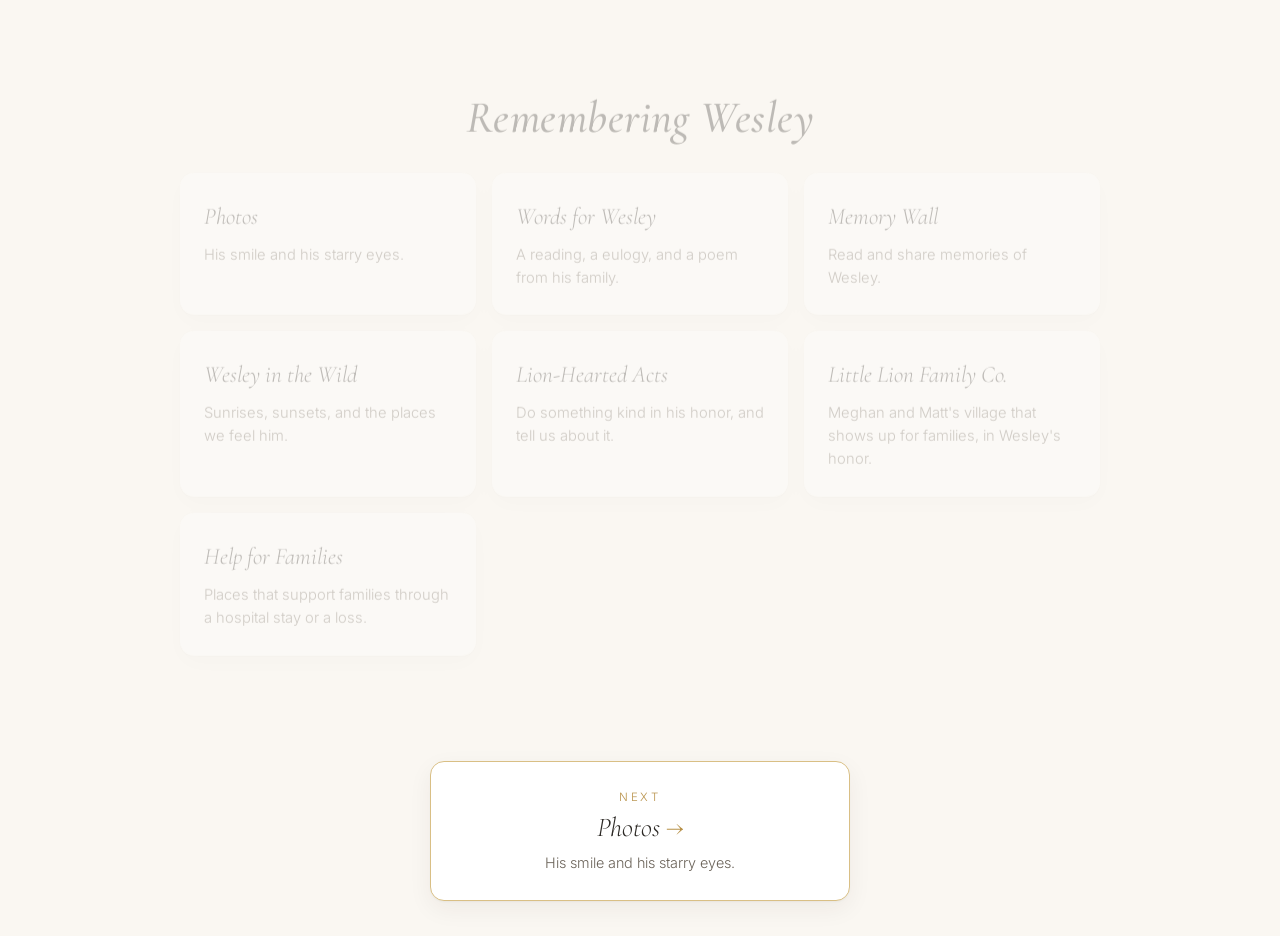
<file: letters.html>
<!DOCTYPE html>
<html lang="en">
<head>
    <meta charset="UTF-8" />
    <title>Wesley's Website</title>
    <meta name="robots" content="noindex" />
    <meta http-equiv="refresh" content="0; url=index.html" />
    <link rel="canonical" href="index.html" />
</head>
<body>
    <p><a href="index.html">Go to Wesley's Website.</a></p>
</body>
</html>
</file>
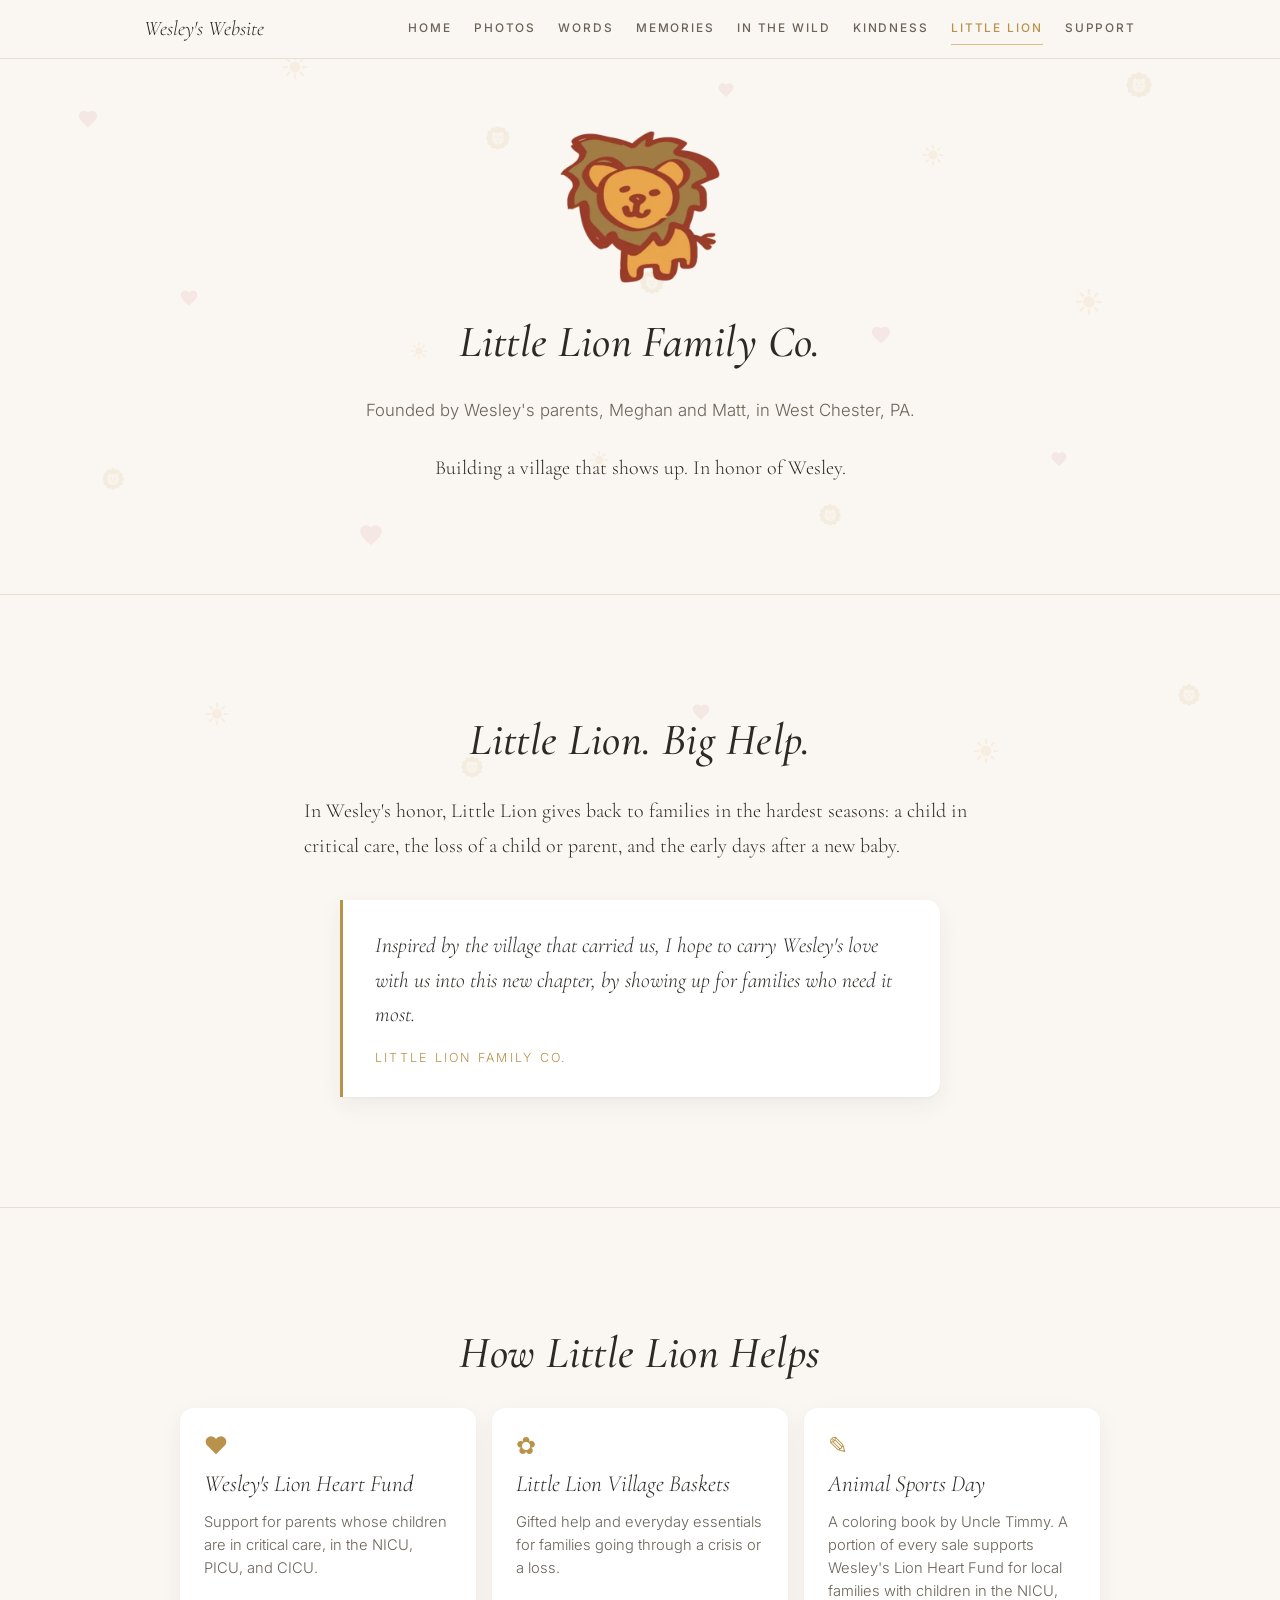
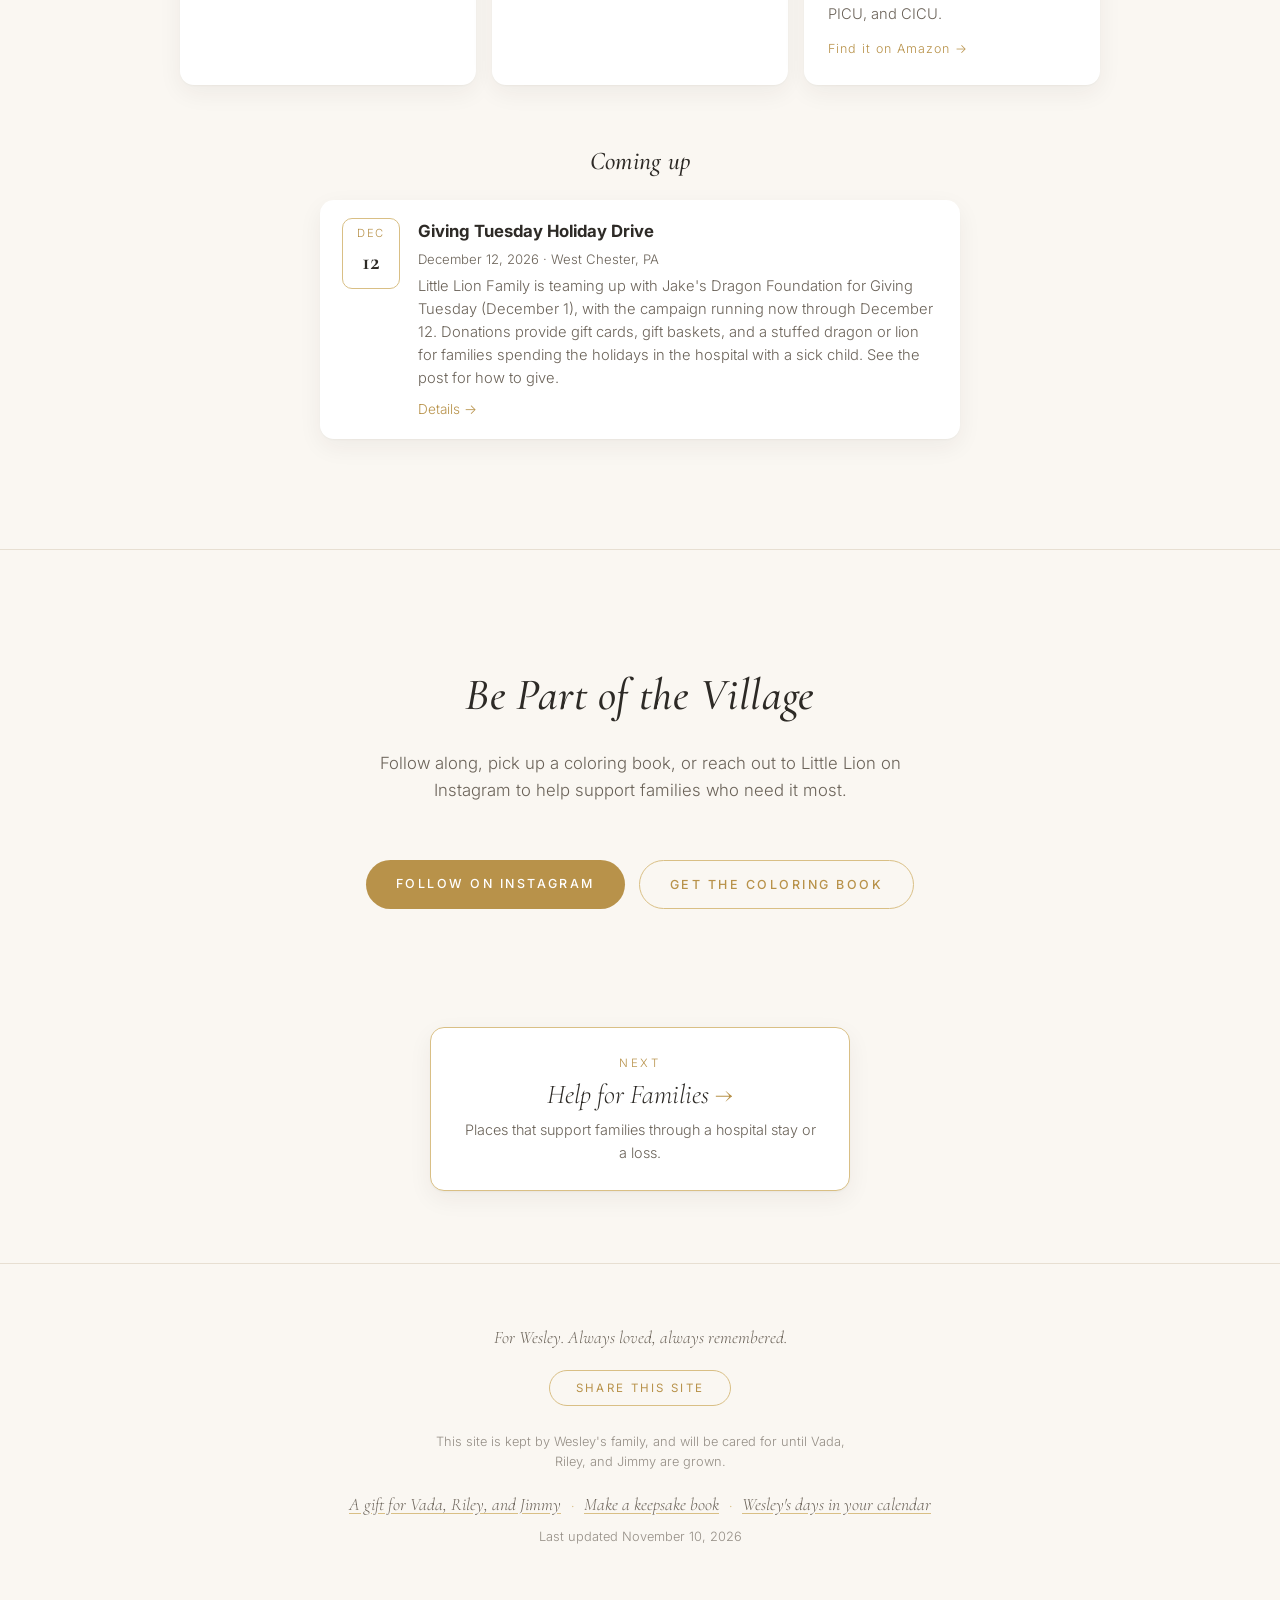
<file: little-lion.html>
<!DOCTYPE html>
<html lang="en">
<head>
    <meta charset="UTF-8" />
    <meta name="viewport" content="width=device-width, initial-scale=1.0" />
    <title>Little Lion Family Co. | Wesley's Website | In Loving Memory</title>
    <meta name="description" content="Little Lion Family Co.: building a village that shows up for families in their hardest seasons, in honor of Wesley." />
    <!-- Family memorial with children's names: shared by link, kept out of search results. -->
    <meta name="robots" content="noindex, nofollow" />
    <link rel="icon" type="image/png" href="assets/favicon.png" />

    <!-- Open Graph (iMessage, Facebook, WhatsApp, etc.) -->
    <meta property="og:type" content="website" />
    <meta property="og:site_name" content="Wesley's Website" />
    <meta property="og:title" content="Little Lion Family Co. | Wesley's Website | In Loving Memory" />
    <meta property="og:description" content="Little Lion Family Co.: building a village that shows up for families in their hardest seasons, in honor of Wesley." />
    <meta property="og:image" content="https://wesleys-website.com/assets/og-image.png" />
    <meta property="og:image:width" content="1200" />
    <meta property="og:image:height" content="630" />
    <meta property="og:image:alt" content="A stuffed lion with the title Wesley's Website." />
    <meta property="og:url" content="https://wesleys-website.com/little-lion.html" />
    <meta name="twitter:card" content="summary_large_image" />
    <meta name="twitter:title" content="Little Lion Family Co. | Wesley's Website | In Loving Memory" />
    <meta name="twitter:description" content="Little Lion Family Co.: building a village that shows up for families in their hardest seasons, in honor of Wesley." />
    <meta name="twitter:image" content="https://wesleys-website.com/assets/og-image.png" />

    <link rel="preconnect" href="https://fonts.googleapis.com" />
    <link rel="preconnect" href="https://fonts.gstatic.com" crossorigin />
    <link href="https://fonts.googleapis.com/css2?family=Cormorant+Garamond:ital,wght@0,400;0,500;0,600;1,400;1,500&family=Inter:wght@300;400;500;600&display=swap" rel="stylesheet" />
    <link rel="stylesheet" href="styles.css" />
</head>
<body data-companion="IMG_0011.jpeg">
    <nav class="site-nav" aria-label="Site">
        <div class="site-nav-inner">
            <a class="site-nav-brand" href="index.html">Wesley's Website</a>
            <div class="site-nav-links">
                <a href="index.html" data-nav="home">Home</a>
                <a href="photos.html" data-nav="photos">Photos</a>
                <a href="words.html" data-nav="words">Words</a>
                <a href="memories.html" data-nav="memories">Memories</a>
                <a href="wild.html" data-nav="wild">In the Wild</a>
                <a href="kindness.html" data-nav="kindness">Kindness</a>
                <a href="little-lion.html" data-nav="little-lion" aria-current="page">Little Lion</a>
                <a href="support.html" data-nav="support">Support</a>
            </div>
        </div>
    </nav>

    <main class="page-main">
        <section id="little-lion" class="section little-lion">
            <div class="container narrow">
                <picture class="ll-logo">
                    <source srcset="assets/little-lion-logo.webp" type="image/webp" />
                    <img src="assets/little-lion-logo.png" alt="Little Lion Family Co. logo: a smiling hand-drawn lion" width="160" height="152" />
                </picture>
                <h2 class="section-title">Little Lion Family Co.</h2>
                <p class="section-lede">
                    Founded by Wesley's parents, Meghan and Matt, in West Chester, PA.
                </p>
                <p class="ll-tagline">Building a village that shows up. In honor of Wesley.</p>
            </div>
        </section>

        <section class="section little-lion-story">
            <div class="container narrow">
                <h2 class="section-title">Little Lion. Big Help.</h2>
                <div class="story-content">
                    <p>
                        In Wesley's honor, Little Lion gives back to families in the hardest
                        seasons: a child in critical care, the loss of a child or parent, and the
                        early days after a new baby.
                    </p>
                </div>
                <blockquote class="ll-quote">
                    <p>
                        Inspired by the village that carried us, I hope to carry Wesley's love with
                        us into this new chapter, by showing up for families who need it most.
                    </p>
                    <cite>Little Lion Family Co.</cite>
                </blockquote>
            </div>
        </section>

        <section class="section little-lion-offers">
            <div class="container">
                <h2 class="section-title">How Little Lion Helps</h2>
                <div class="explore-grid ll-programs">
                    <div class="explore-card ll-offer">
                        <span class="ll-icon" aria-hidden="true">&#9829;</span>
                        <span class="explore-title">Wesley's Lion Heart Fund</span>
                        <span class="explore-text">
                            Support for parents whose children are in critical care, in the
                            NICU, PICU, and CICU.
                        </span>
                    </div>
                    <div class="explore-card ll-offer">
                        <span class="ll-icon" aria-hidden="true">&#10047;</span>
                        <span class="explore-title">Little Lion Village Baskets</span>
                        <span class="explore-text">
                            Gifted help and everyday essentials for families going through a
                            crisis or a loss.
                        </span>
                    </div>
                    <a class="explore-card ll-offer ll-book" href="https://www.amazon.com/dp/B0HKLBNV4C" target="_blank" rel="noopener">
                        <span class="ll-icon" aria-hidden="true">&#9998;</span>
                        <span class="explore-title">Animal Sports Day</span>
                        <span class="explore-text">
                            A coloring book by Uncle Timmy. A portion of every sale supports
                            Wesley's Lion Heart Fund for local families with children in the
                            NICU, PICU, and CICU.
                        </span>
                        <span class="ll-link">Find it on Amazon &rarr;</span>
                    </a>
                </div>

                <section class="events" id="events" hidden>
                    <h3 class="events-title">Coming up</h3>
                    <div class="events-list" id="events-list"></div>
                </section>
            </div>
        </section>

        <section class="section little-lion-support">
            <div class="container narrow">
                <h2 class="section-title">Be Part of the Village</h2>
                <p class="section-lede">
                    Follow along, pick up a coloring book, or reach out to Little Lion on
                    Instagram to help support families who need it most.
                </p>
                <div class="ll-actions">
                    <a class="ll-btn" href="https://www.instagram.com/littlelionfamilyco/" target="_blank" rel="noopener">Follow on Instagram</a>
                    <a class="ll-btn ll-btn-outline" href="https://www.amazon.com/dp/B0HKLBNV4C" target="_blank" rel="noopener">Get the coloring book</a>
                    <!-- littlelionco.com currently shows "Website Expired"; add a
                         "Visit the website" button here once it's restored. -->
                </div>
            </div>
        </section>
    </main>

    <nav class="next-page" aria-label="Next page">
        <a class="next-page-link" href="support.html">
            <span class="next-page-eyebrow">Next</span>
            <span class="next-page-title">Help for Families <span class="next-page-arrow" aria-hidden="true">&rarr;</span></span>
            <span class="next-page-text">Places that support families through a hospital stay or a loss.</span>
        </a>
    </nav>

    <footer class="footer">
        <div class="container">
            <p>For Wesley. Always loved, always remembered.</p>
            <button type="button" class="share-btn" id="share-btn">Share this site</button>
            <p class="small about-site">
                This site is kept by Wesley's family, and will be cared for until
                Vada, Riley, and Jimmy are grown.
            </p>
            <p class="footer-links">
                <a href="gift.html">A gift for Vada, Riley, and Jimmy</a>
                <span aria-hidden="true">&middot;</span>
                <a href="keepsake.html">Make a keepsake book</a>
                <span aria-hidden="true">&middot;</span>
                <a href="assets/wesleys-days.ics" download>Wesley's days in your calendar</a>
            </p>
            <p class="small">Last updated November 10, 2026</p>
        </div>
    </footer>

    <div class="lightbox" id="lightbox" role="dialog" aria-label="Photo viewer" hidden>
        <button class="lightbox-close" id="lightbox-close" aria-label="Close photo">&times;</button>
        <img id="lightbox-img" alt="Wesley" />
    </div>

    <script src="script.js"></script>
</body>
</html>
</file>
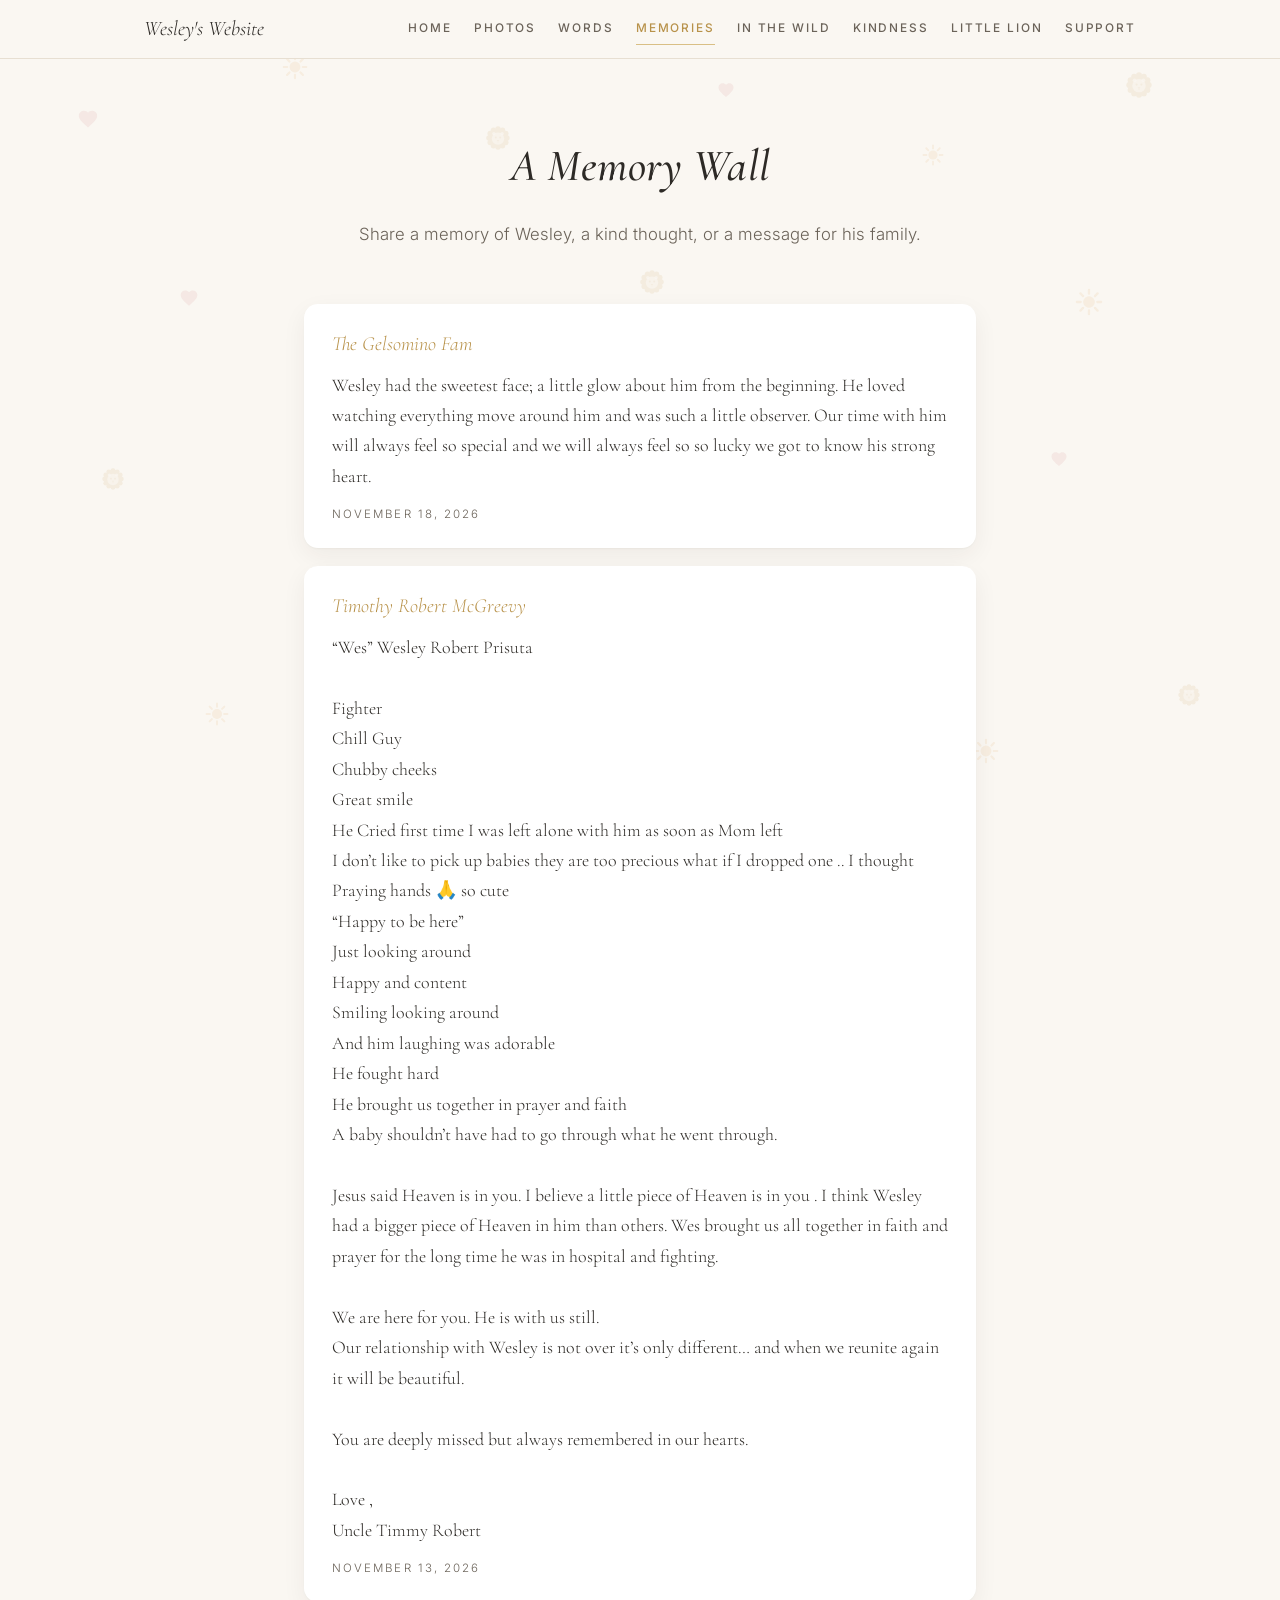
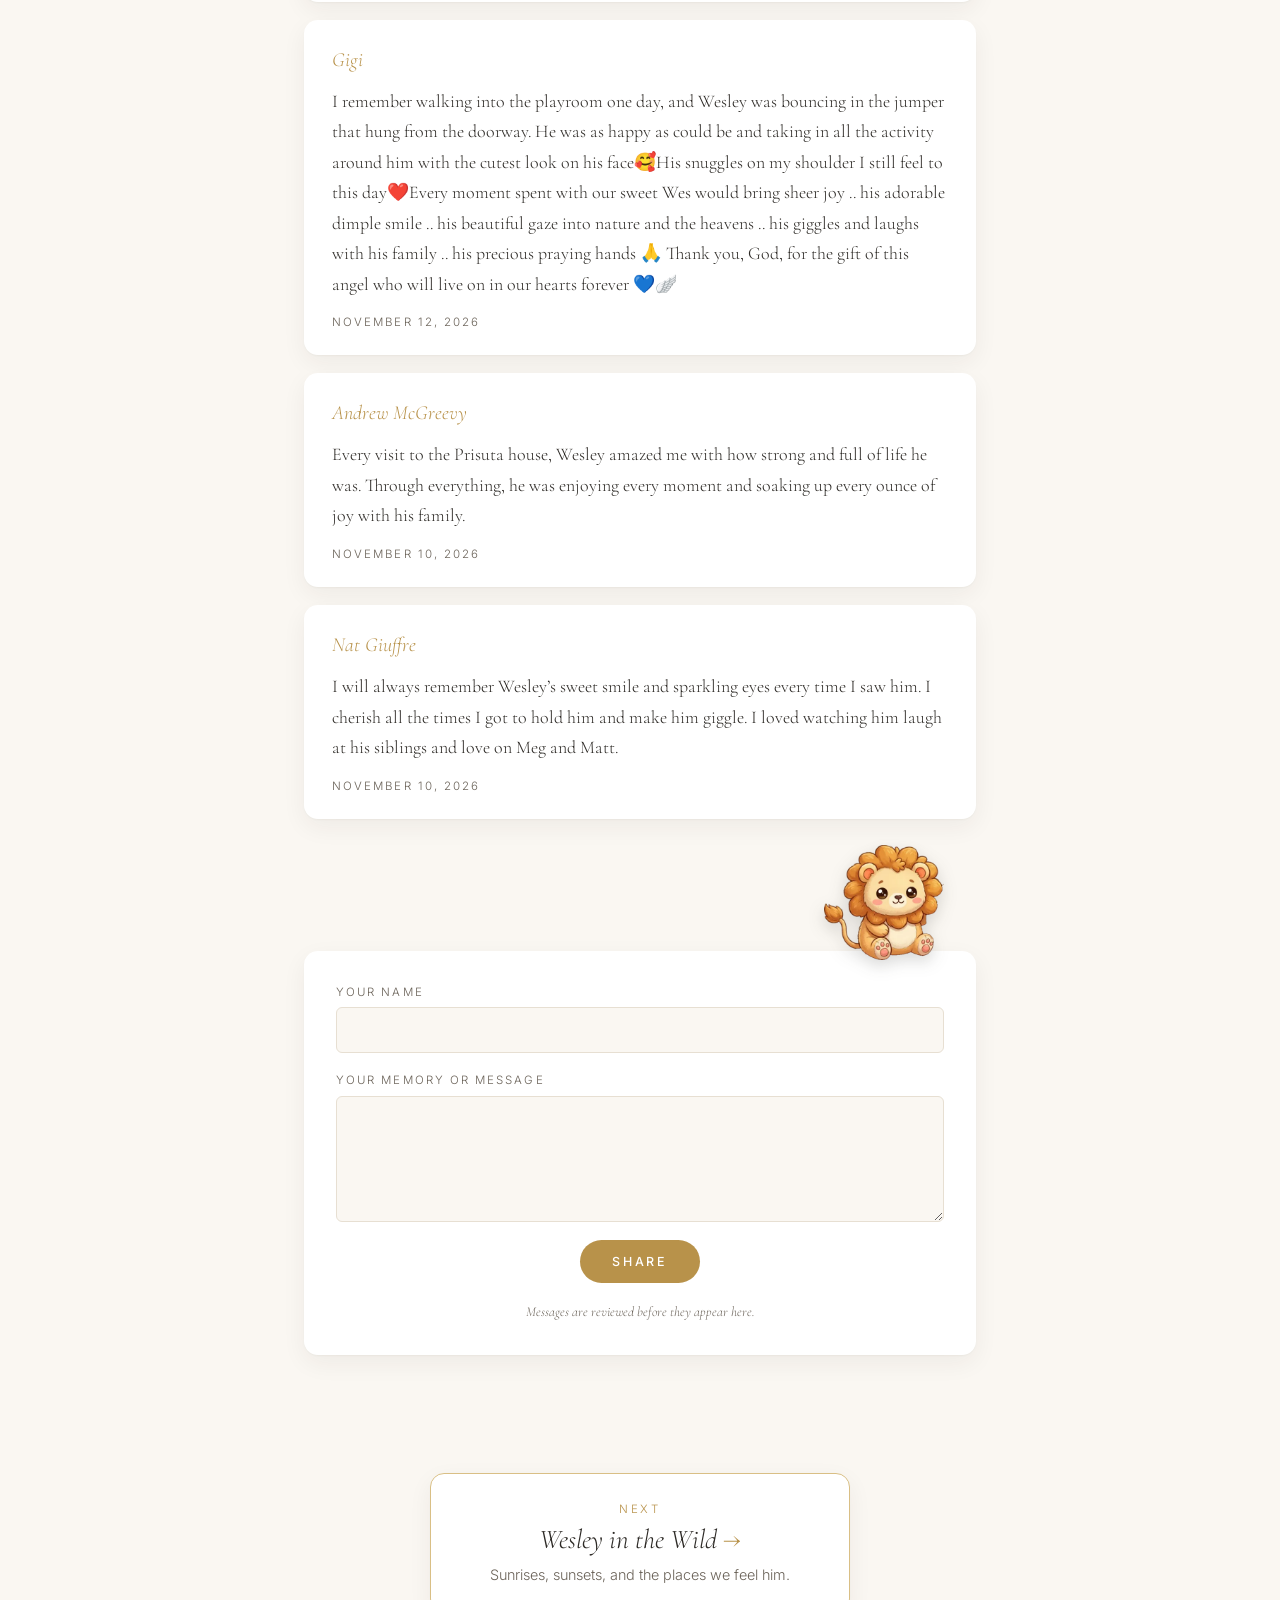
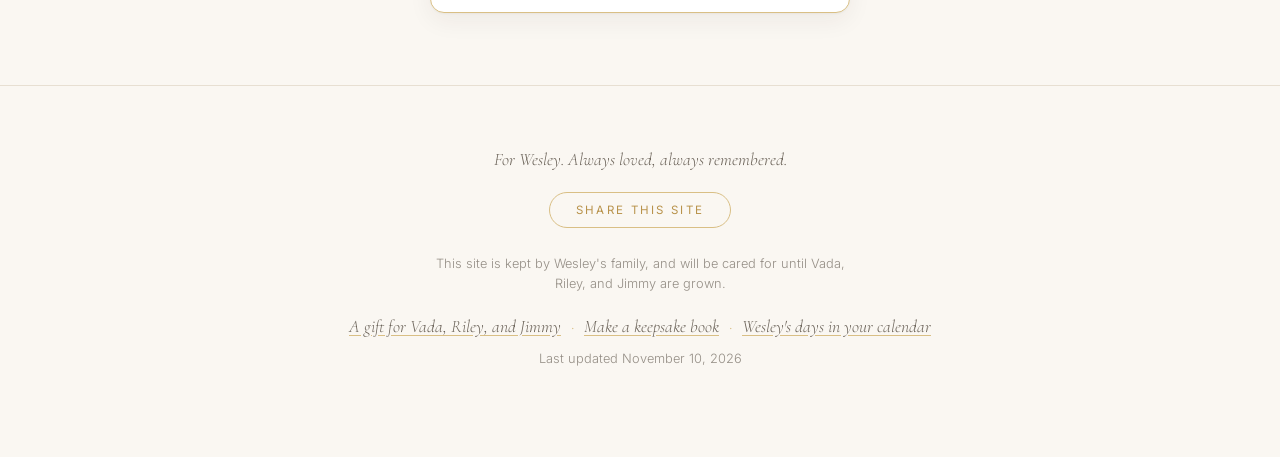
<file: memories.html>
<!DOCTYPE html>
<html lang="en">
<head>
    <meta charset="UTF-8" />
    <meta name="viewport" content="width=device-width, initial-scale=1.0" />
    <title>Memory Wall | Wesley's Website | In Loving Memory</title>
    <meta name="description" content="Read and share memories of Wesley." />
    <!-- Family memorial with children's names: shared by link, kept out of search results. -->
    <meta name="robots" content="noindex, nofollow" />
    <link rel="icon" type="image/png" href="assets/favicon.png" />

    <!-- Open Graph (iMessage, Facebook, WhatsApp, etc.) -->
    <meta property="og:type" content="website" />
    <meta property="og:site_name" content="Wesley's Website" />
    <meta property="og:title" content="Memory Wall | Wesley's Website | In Loving Memory" />
    <meta property="og:description" content="Read and share memories of Wesley." />
    <meta property="og:image" content="https://wesleys-website.com/assets/og-image.png" />
    <meta property="og:image:width" content="1200" />
    <meta property="og:image:height" content="630" />
    <meta property="og:image:alt" content="A stuffed lion with the title Wesley's Website." />
    <meta property="og:url" content="https://wesleys-website.com/memories.html" />
    <meta name="twitter:card" content="summary_large_image" />
    <meta name="twitter:title" content="Memory Wall | Wesley's Website | In Loving Memory" />
    <meta name="twitter:description" content="Read and share memories of Wesley." />
    <meta name="twitter:image" content="https://wesleys-website.com/assets/og-image.png" />

    <link rel="preconnect" href="https://fonts.googleapis.com" />
    <link rel="preconnect" href="https://fonts.gstatic.com" crossorigin />
    <link href="https://fonts.googleapis.com/css2?family=Cormorant+Garamond:ital,wght@0,400;0,500;0,600;1,400;1,500&family=Inter:wght@300;400;500;600&display=swap" rel="stylesheet" />
    <link rel="stylesheet" href="styles.css" />
</head>
<body data-companion="IMG_0011.jpeg">
    <nav class="site-nav" aria-label="Site">
        <div class="site-nav-inner">
            <a class="site-nav-brand" href="index.html">Wesley's Website</a>
            <div class="site-nav-links">
                <a href="index.html" data-nav="home">Home</a>
                <a href="photos.html" data-nav="photos">Photos</a>
                <a href="words.html" data-nav="words">Words</a>
                <a href="memories.html" data-nav="memories" aria-current="page">Memories</a>
                <a href="wild.html" data-nav="wild">In the Wild</a>
                <a href="kindness.html" data-nav="kindness">Kindness</a>
                <a href="little-lion.html" data-nav="little-lion">Little Lion</a>
                <a href="support.html" data-nav="support">Support</a>
            </div>
        </div>
    </nav>

    <main class="page-main">
        <section id="memories" class="section memories">
            <div class="container narrow">
                <h2 class="section-title">A Memory Wall</h2>
                <p class="section-lede">Share a memory of Wesley, a kind thought, or a message for his family.</p>
                <div class="memory-list" id="memory-list"></div>
                <form class="memory-form" id="memory-form">
                    <picture class="lion-perch lion-on-card" aria-hidden="true"><source srcset="assets/lion-plush.webp" type="image/webp" /><img src="assets/lion-plush.png" alt="" width="340" height="326" loading="lazy" /></picture>
                    <label>
                        <span>Your name</span>
                        <input type="text" name="name" required maxlength="80" autocomplete="name" />
                    </label>
                    <label>
                        <span>Your memory or message</span>
                        <textarea name="memory" required maxlength="2000" rows="5"></textarea>
                    </label>
                    <input type="text" name="website" class="hp-field" tabindex="-1" autocomplete="off" aria-hidden="true" />
                    <button type="submit">Share</button>
                    <p class="form-note">Messages are reviewed before they appear here.</p>
                </form>
            </div>
        </section>
    </main>

    <nav class="next-page" aria-label="Next page">
        <a class="next-page-link" href="wild.html">
            <span class="next-page-eyebrow">Next</span>
            <span class="next-page-title">Wesley in the Wild <span class="next-page-arrow" aria-hidden="true">&rarr;</span></span>
            <span class="next-page-text">Sunrises, sunsets, and the places we feel him.</span>
        </a>
    </nav>

    <footer class="footer">
        <div class="container">
            <p>For Wesley. Always loved, always remembered.</p>
            <button type="button" class="share-btn" id="share-btn">Share this site</button>
            <p class="small about-site">
                This site is kept by Wesley's family, and will be cared for until
                Vada, Riley, and Jimmy are grown.
            </p>
            <p class="footer-links">
                <a href="gift.html">A gift for Vada, Riley, and Jimmy</a>
                <span aria-hidden="true">&middot;</span>
                <a href="keepsake.html">Make a keepsake book</a>
                <span aria-hidden="true">&middot;</span>
                <a href="assets/wesleys-days.ics" download>Wesley's days in your calendar</a>
            </p>
            <p class="small">Last updated November 10, 2026</p>
        </div>
    </footer>

    <div class="lightbox" id="lightbox" role="dialog" aria-label="Photo viewer" hidden>
        <button class="lightbox-close" id="lightbox-close" aria-label="Close photo">&times;</button>
        <img id="lightbox-img" alt="Wesley" />
    </div>

    <script src="script.js"></script>
</body>
</html>
</file>
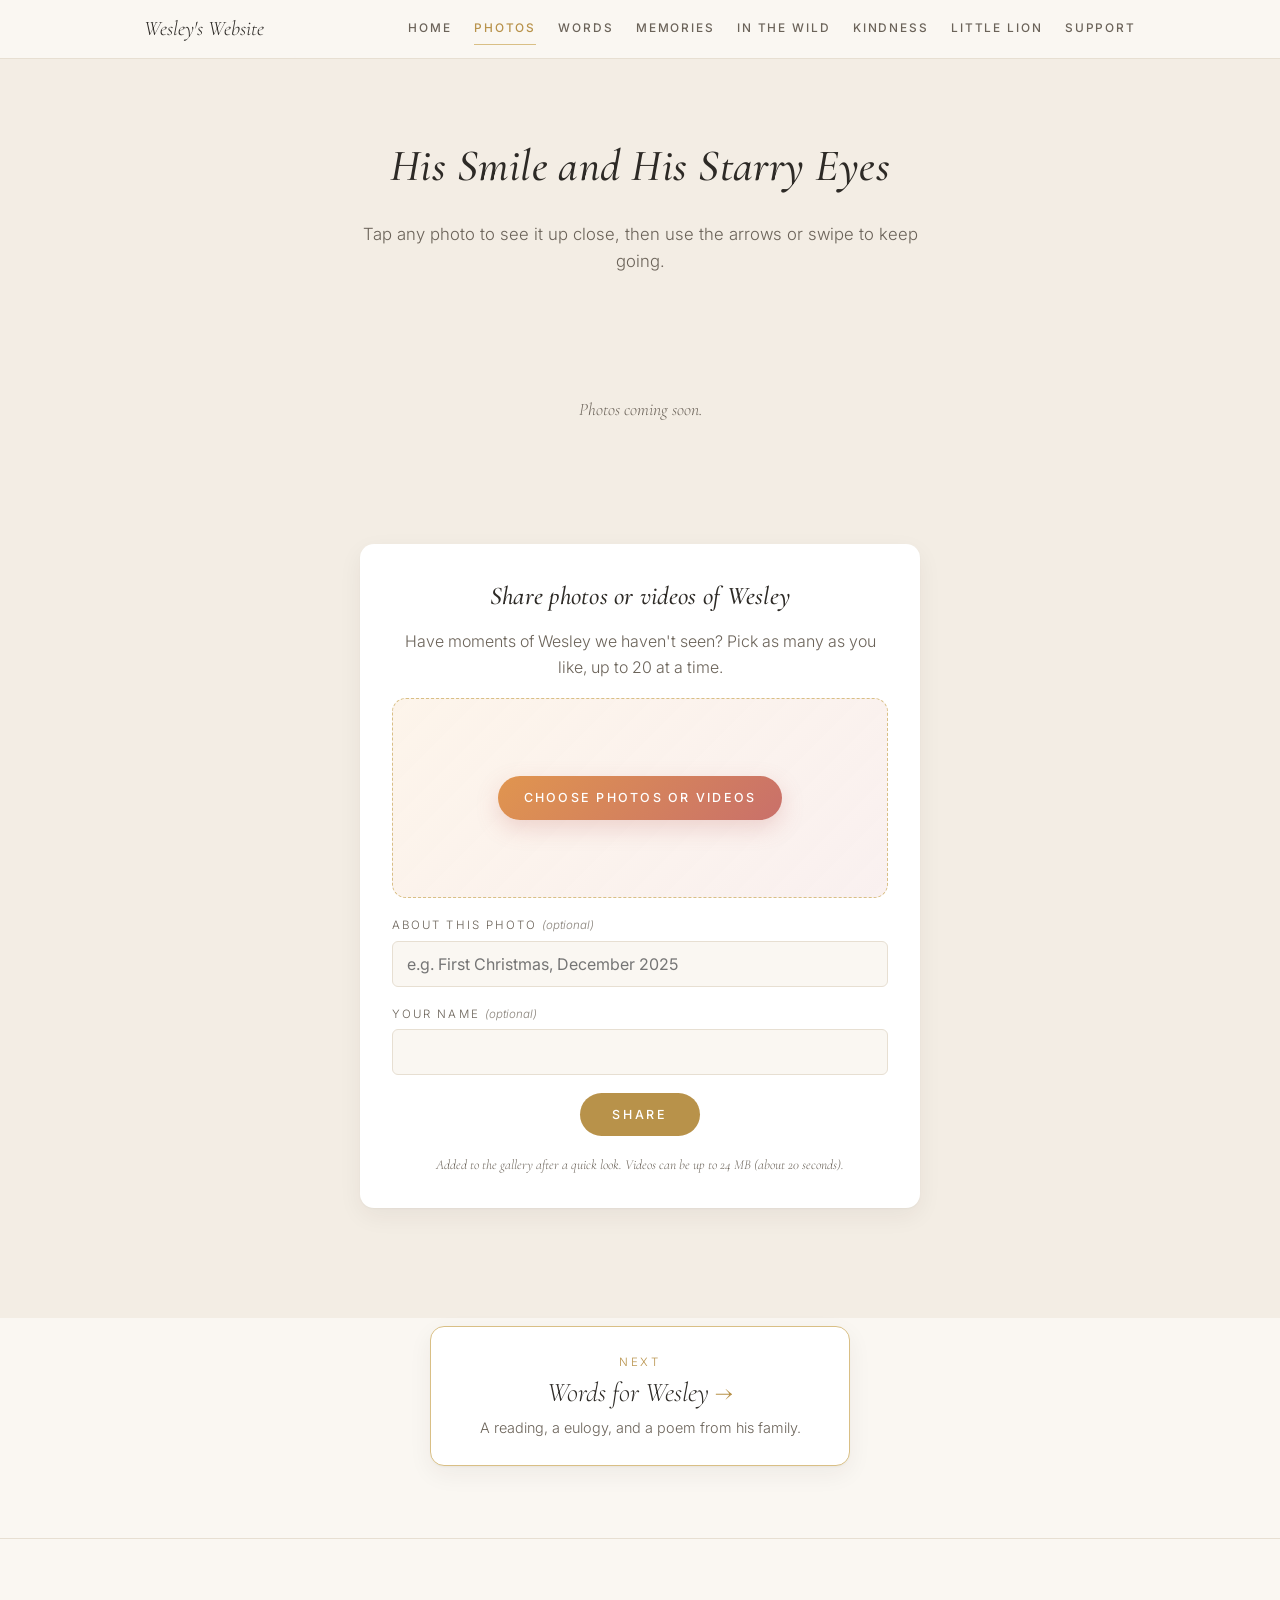
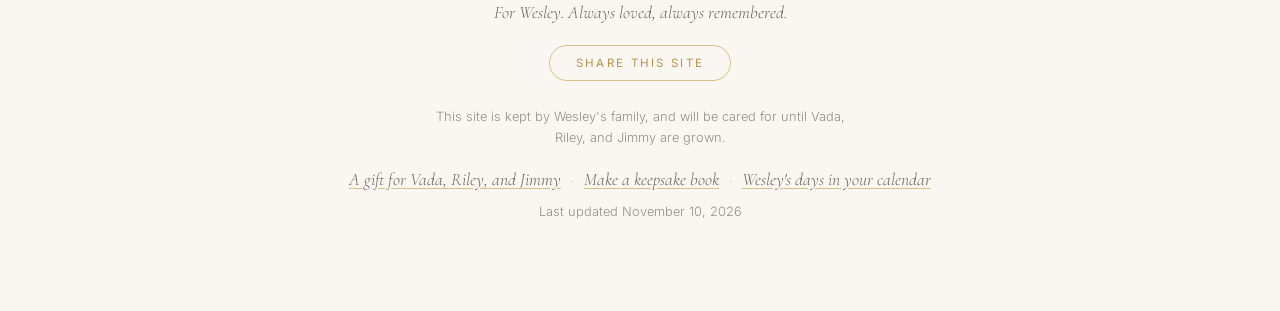
<file: photos.html>
<!DOCTYPE html>
<html lang="en">
<head>
    <meta charset="UTF-8" />
    <meta name="viewport" content="width=device-width, initial-scale=1.0" />
    <title>Photos | Wesley's Website | In Loving Memory</title>
    <meta name="description" content="Photos of Wesley: his smile and his starry eyes." />
    <!-- Family memorial with children's names: shared by link, kept out of search results. -->
    <meta name="robots" content="noindex, nofollow" />
    <link rel="icon" type="image/png" href="assets/favicon.png" />

    <!-- Open Graph (iMessage, Facebook, WhatsApp, etc.) -->
    <meta property="og:type" content="website" />
    <meta property="og:site_name" content="Wesley's Website" />
    <meta property="og:title" content="Photos | Wesley's Website | In Loving Memory" />
    <meta property="og:description" content="Photos of Wesley: his smile and his starry eyes." />
    <meta property="og:image" content="https://wesleys-website.com/assets/og-image.png" />
    <meta property="og:image:width" content="1200" />
    <meta property="og:image:height" content="630" />
    <meta property="og:image:alt" content="A stuffed lion with the title Wesley's Website." />
    <meta property="og:url" content="https://wesleys-website.com/photos.html" />
    <meta name="twitter:card" content="summary_large_image" />
    <meta name="twitter:title" content="Photos | Wesley's Website | In Loving Memory" />
    <meta name="twitter:description" content="Photos of Wesley: his smile and his starry eyes." />
    <meta name="twitter:image" content="https://wesleys-website.com/assets/og-image.png" />

    <link rel="preconnect" href="https://fonts.googleapis.com" />
    <link rel="preconnect" href="https://fonts.gstatic.com" crossorigin />
    <link href="https://fonts.googleapis.com/css2?family=Cormorant+Garamond:ital,wght@0,400;0,500;0,600;1,400;1,500&family=Inter:wght@300;400;500;600&display=swap" rel="stylesheet" />
    <link rel="stylesheet" href="styles.css" />
</head>
<body>
    <nav class="site-nav" aria-label="Site">
        <div class="site-nav-inner">
            <a class="site-nav-brand" href="index.html">Wesley's Website</a>
            <div class="site-nav-links">
                <a href="index.html" data-nav="home">Home</a>
                <a href="photos.html" data-nav="photos" aria-current="page">Photos</a>
                <a href="words.html" data-nav="words">Words</a>
                <a href="memories.html" data-nav="memories">Memories</a>
                <a href="wild.html" data-nav="wild">In the Wild</a>
                <a href="kindness.html" data-nav="kindness">Kindness</a>
                <a href="little-lion.html" data-nav="little-lion">Little Lion</a>
                <a href="support.html" data-nav="support">Support</a>
            </div>
        </div>
    </nav>

    <main class="page-main">
        <section id="gallery" class="section gallery">
            <div class="container">
                <h2 class="section-title">His Smile and His Starry Eyes</h2>
                <p class="section-lede">Tap any photo to see it up close, then use the arrows or swipe to keep going.</p>

                <div class="featured-photo" id="featured-photo" hidden>
                    <div class="featured-photo-frame">
                        <picture class="lion-perch lion-on-frame" aria-hidden="true"><source srcset="assets/lion-plush.webp" type="image/webp" /><img src="assets/lion-plush.png" alt="" width="340" height="326" loading="lazy" /></picture>
                        <img id="featured-photo-img" alt="Wesley with his family" />
                    </div>
                    <p class="featured-caption" id="featured-caption" hidden></p>
                </div>

                <p class="photo-count" id="photo-count" hidden></p>
                <div class="photo-grid" id="photo-grid"></div>
                <p class="gallery-empty" id="gallery-empty" hidden>Photos coming soon.</p>

                <form class="memory-form upload-form" id="photo-form" data-again="Share more">
                    <h3 class="sunset-form-title">Share photos or videos of Wesley</h3>
                    <p class="upload-lede">Have moments of Wesley we haven't seen? Pick as many as you like, up to 20 at a time.</p>
                    <label class="sunset-pick">
                        <input type="file" name="photo" accept="image/*,video/*" multiple required />
                        <img class="sunset-preview upload-preview-img" alt="" hidden />
                        <video class="sunset-preview upload-preview-video" muted playsinline loop hidden></video>
                        <span class="sunset-pick-text upload-pick-text">Choose photos or videos</span>
                    </label>
                    <label>
                        <span>About this photo <em>(optional)</em></span>
                        <input type="text" name="caption" maxlength="160" placeholder="e.g. First Christmas, December 2025" />
                    </label>
                    <label>
                        <span>Your name <em>(optional)</em></span>
                        <input type="text" name="name" maxlength="80" autocomplete="name" />
                    </label>
                    <input type="text" name="website" class="hp-field" tabindex="-1" autocomplete="off" aria-hidden="true" />
                    <button type="submit">Share</button>
                    <p class="form-note">Added to the gallery after a quick look. Videos can be up to 24 MB (about 20 seconds).</p>
                </form>
            </div>
        </section>
    </main>

    <nav class="next-page" aria-label="Next page">
        <a class="next-page-link" href="words.html">
            <span class="next-page-eyebrow">Next</span>
            <span class="next-page-title">Words for Wesley <span class="next-page-arrow" aria-hidden="true">&rarr;</span></span>
            <span class="next-page-text">A reading, a eulogy, and a poem from his family.</span>
        </a>
    </nav>

    <footer class="footer">
        <div class="container">
            <p>For Wesley. Always loved, always remembered.</p>
            <button type="button" class="share-btn" id="share-btn">Share this site</button>
            <p class="small about-site">
                This site is kept by Wesley's family, and will be cared for until
                Vada, Riley, and Jimmy are grown.
            </p>
            <p class="footer-links">
                <a href="gift.html">A gift for Vada, Riley, and Jimmy</a>
                <span aria-hidden="true">&middot;</span>
                <a href="keepsake.html">Make a keepsake book</a>
                <span aria-hidden="true">&middot;</span>
                <a href="assets/wesleys-days.ics" download>Wesley's days in your calendar</a>
            </p>
            <p class="small">Last updated November 10, 2026</p>
        </div>
    </footer>

    <div class="lightbox" id="lightbox" role="dialog" aria-label="Photo viewer" hidden>
        <button class="lightbox-close" id="lightbox-close" aria-label="Close photo">&times;</button>
        <img id="lightbox-img" alt="Wesley" />
    </div>

    <script src="script.js"></script>
</body>
</html>
</file>
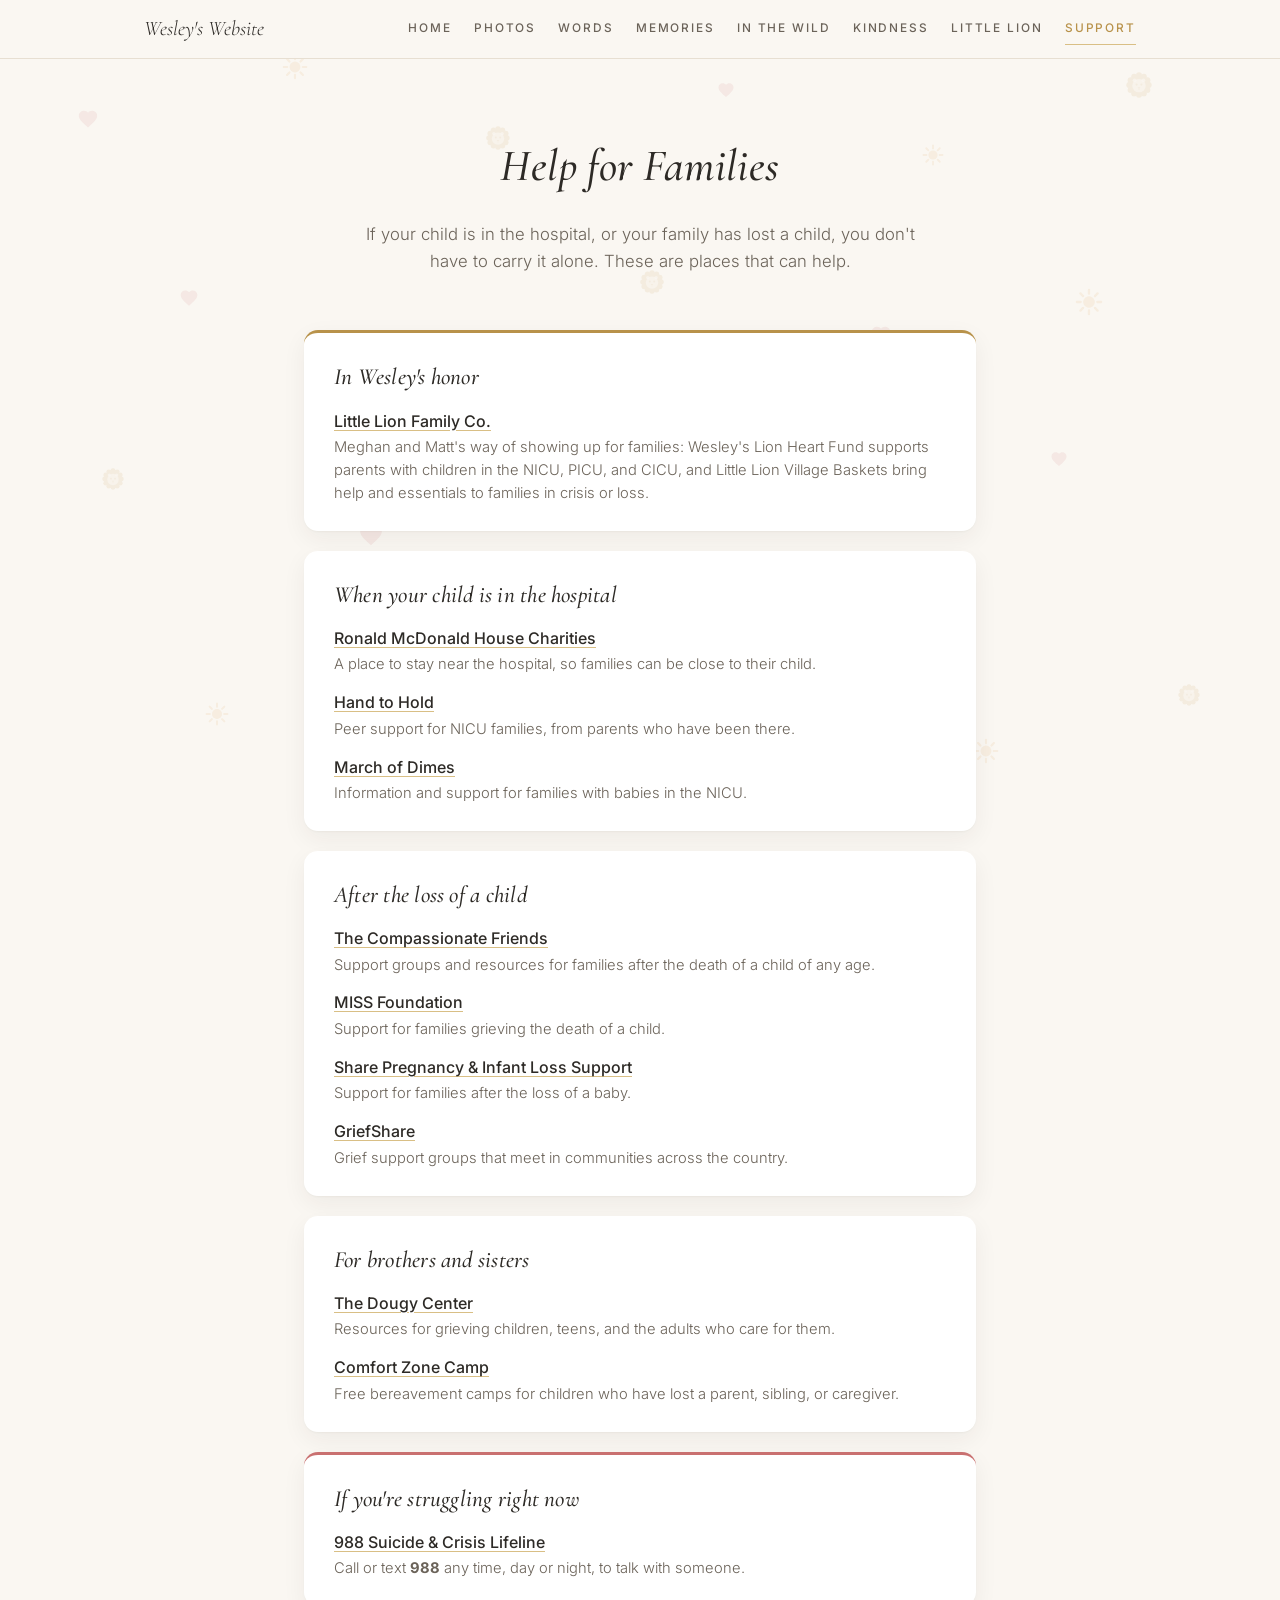
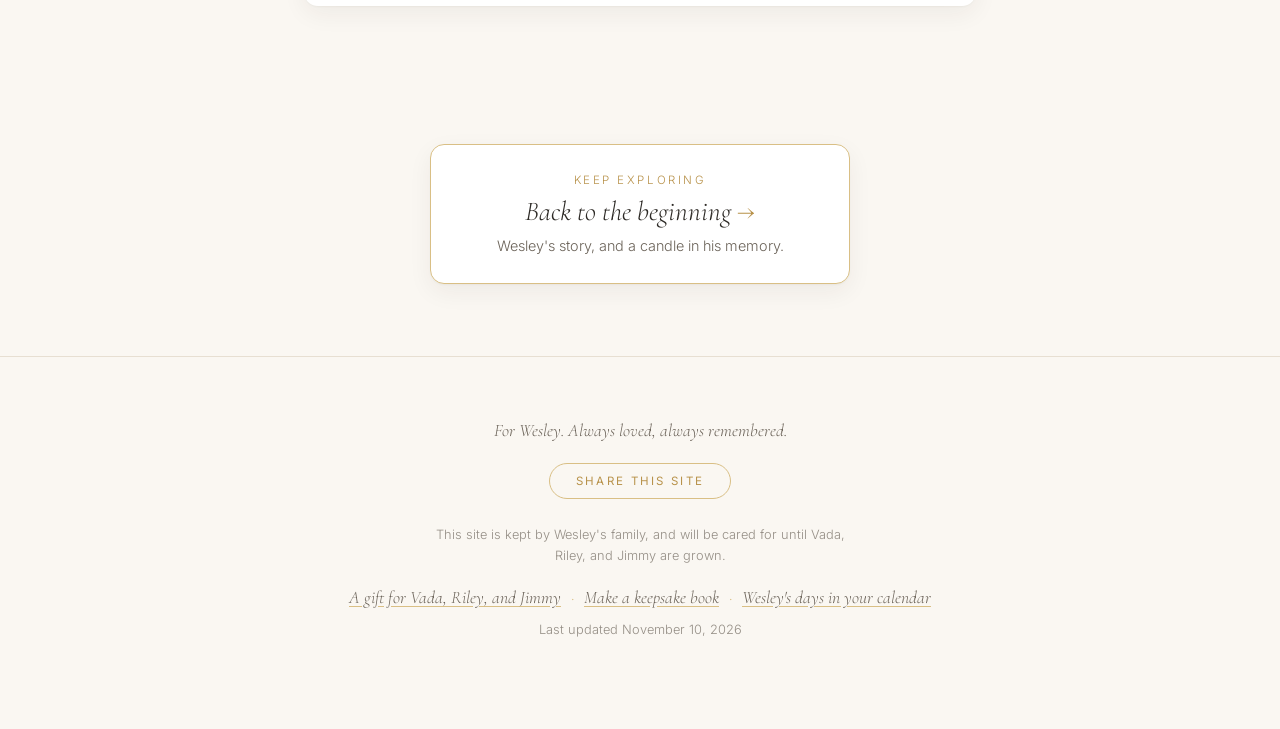
<file: support.html>
<!DOCTYPE html>
<html lang="en">
<head>
    <meta charset="UTF-8" />
    <meta name="viewport" content="width=device-width, initial-scale=1.0" />
    <title>Help for Families | Wesley's Website | In Loving Memory</title>
    <meta name="description" content="Places that support families through a child's hospital stay or the loss of a child." />
    <!-- Family memorial with children's names: shared by link, kept out of search results. -->
    <meta name="robots" content="noindex, nofollow" />
    <link rel="icon" type="image/png" href="assets/favicon.png" />

    <!-- Open Graph (iMessage, Facebook, WhatsApp, etc.) -->
    <meta property="og:type" content="website" />
    <meta property="og:site_name" content="Wesley's Website" />
    <meta property="og:title" content="Help for Families | Wesley's Website | In Loving Memory" />
    <meta property="og:description" content="Places that support families through a child's hospital stay or the loss of a child." />
    <meta property="og:image" content="https://wesleys-website.com/assets/og-image.png" />
    <meta property="og:image:width" content="1200" />
    <meta property="og:image:height" content="630" />
    <meta property="og:image:alt" content="A stuffed lion with the title Wesley's Website." />
    <meta property="og:url" content="https://wesleys-website.com/support.html" />
    <meta name="twitter:card" content="summary_large_image" />
    <meta name="twitter:title" content="Help for Families | Wesley's Website | In Loving Memory" />
    <meta name="twitter:description" content="Places that support families through a child's hospital stay or the loss of a child." />
    <meta name="twitter:image" content="https://wesleys-website.com/assets/og-image.png" />

    <link rel="preconnect" href="https://fonts.googleapis.com" />
    <link rel="preconnect" href="https://fonts.gstatic.com" crossorigin />
    <link href="https://fonts.googleapis.com/css2?family=Cormorant+Garamond:ital,wght@0,400;0,500;0,600;1,400;1,500&family=Inter:wght@300;400;500;600&display=swap" rel="stylesheet" />
    <link rel="stylesheet" href="styles.css" />
</head>
<body data-companion>
    <nav class="site-nav" aria-label="Site">
        <div class="site-nav-inner">
            <a class="site-nav-brand" href="index.html">Wesley's Website</a>
            <div class="site-nav-links">
                <a href="index.html" data-nav="home">Home</a>
                <a href="photos.html" data-nav="photos">Photos</a>
                <a href="words.html" data-nav="words">Words</a>
                <a href="memories.html" data-nav="memories">Memories</a>
                <a href="wild.html" data-nav="wild">In the Wild</a>
                <a href="kindness.html" data-nav="kindness">Kindness</a>
                <a href="little-lion.html" data-nav="little-lion">Little Lion</a>
                <a href="support.html" data-nav="support" aria-current="page">Support</a>
            </div>
        </div>
    </nav>

    <main class="page-main">
        <section id="support" class="section support">
            <div class="container narrow">
                <h2 class="section-title">Help for Families</h2>
                <p class="section-lede">
                    If your child is in the hospital, or your family has lost a child, you don't
                    have to carry it alone. These are places that can help.
                </p>

                <div class="support-group support-group--lion">
                    <h3>In Wesley's honor</h3>
                    <ul class="support-list">
                    <li><a href="little-lion.html">Little Lion Family Co.</a> <span>Meghan and Matt's way of showing up for families: Wesley's Lion Heart Fund supports parents with children in the NICU, PICU, and CICU, and Little Lion Village Baskets bring help and essentials to families in crisis or loss.</span></li>
                    </ul>
                </div>

                <div class="support-group">
                    <h3>When your child is in the hospital</h3>
                    <ul class="support-list">
                    <li><a href="https://www.rmhc.org" target="_blank" rel="noopener">Ronald McDonald House Charities</a> <span>A place to stay near the hospital, so families can be close to their child.</span></li>
                    <li><a href="https://handtohold.org" target="_blank" rel="noopener">Hand to Hold</a> <span>Peer support for NICU families, from parents who have been there.</span></li>
                    <li><a href="https://www.marchofdimes.org" target="_blank" rel="noopener">March of Dimes</a> <span>Information and support for families with babies in the NICU.</span></li>
                    </ul>
                </div>

                <div class="support-group">
                    <h3>After the loss of a child</h3>
                    <ul class="support-list">
                    <li><a href="https://www.compassionatefriends.org" target="_blank" rel="noopener">The Compassionate Friends</a> <span>Support groups and resources for families after the death of a child of any age.</span></li>
                    <li><a href="https://www.missfoundation.org" target="_blank" rel="noopener">MISS Foundation</a> <span>Support for families grieving the death of a child.</span></li>
                    <li><a href="https://nationalshare.org" target="_blank" rel="noopener">Share Pregnancy &amp; Infant Loss Support</a> <span>Support for families after the loss of a baby.</span></li>
                    <li><a href="https://www.griefshare.org" target="_blank" rel="noopener">GriefShare</a> <span>Grief support groups that meet in communities across the country.</span></li>
                    </ul>
                </div>

                <div class="support-group">
                    <h3>For brothers and sisters</h3>
                    <ul class="support-list">
                    <li><a href="https://www.dougy.org" target="_blank" rel="noopener">The Dougy Center</a> <span>Resources for grieving children, teens, and the adults who care for them.</span></li>
                    <li><a href="https://www.comfortzonecamp.org" target="_blank" rel="noopener">Comfort Zone Camp</a> <span>Free bereavement camps for children who have lost a parent, sibling, or caregiver.</span></li>
                    </ul>
                </div>

                <div class="support-group support-group--urgent">
                    <h3>If you're struggling right now</h3>
                    <ul class="support-list">
                    <li><a href="https://988lifeline.org" target="_blank" rel="noopener">988 Suicide &amp; Crisis Lifeline</a> <span>Call or text <strong>988</strong> any time, day or night, to talk with someone.</span></li>
                    </ul>
                </div>
            </div>
        </section>
    </main>

    <nav class="next-page" aria-label="Next page">
        <a class="next-page-link" href="index.html">
            <span class="next-page-eyebrow">Keep exploring</span>
            <span class="next-page-title">Back to the beginning <span class="next-page-arrow" aria-hidden="true">&rarr;</span></span>
            <span class="next-page-text">Wesley's story, and a candle in his memory.</span>
        </a>
    </nav>

    <footer class="footer">
        <div class="container">
            <p>For Wesley. Always loved, always remembered.</p>
            <button type="button" class="share-btn" id="share-btn">Share this site</button>
            <p class="small about-site">
                This site is kept by Wesley's family, and will be cared for until
                Vada, Riley, and Jimmy are grown.
            </p>
            <p class="footer-links">
                <a href="gift.html">A gift for Vada, Riley, and Jimmy</a>
                <span aria-hidden="true">&middot;</span>
                <a href="keepsake.html">Make a keepsake book</a>
                <span aria-hidden="true">&middot;</span>
                <a href="assets/wesleys-days.ics" download>Wesley's days in your calendar</a>
            </p>
            <p class="small">Last updated November 10, 2026</p>
        </div>
    </footer>

    <div class="lightbox" id="lightbox" role="dialog" aria-label="Photo viewer" hidden>
        <button class="lightbox-close" id="lightbox-close" aria-label="Close photo">&times;</button>
        <img id="lightbox-img" alt="Wesley" />
    </div>

    <script src="script.js"></script>
</body>
</html>
</file>
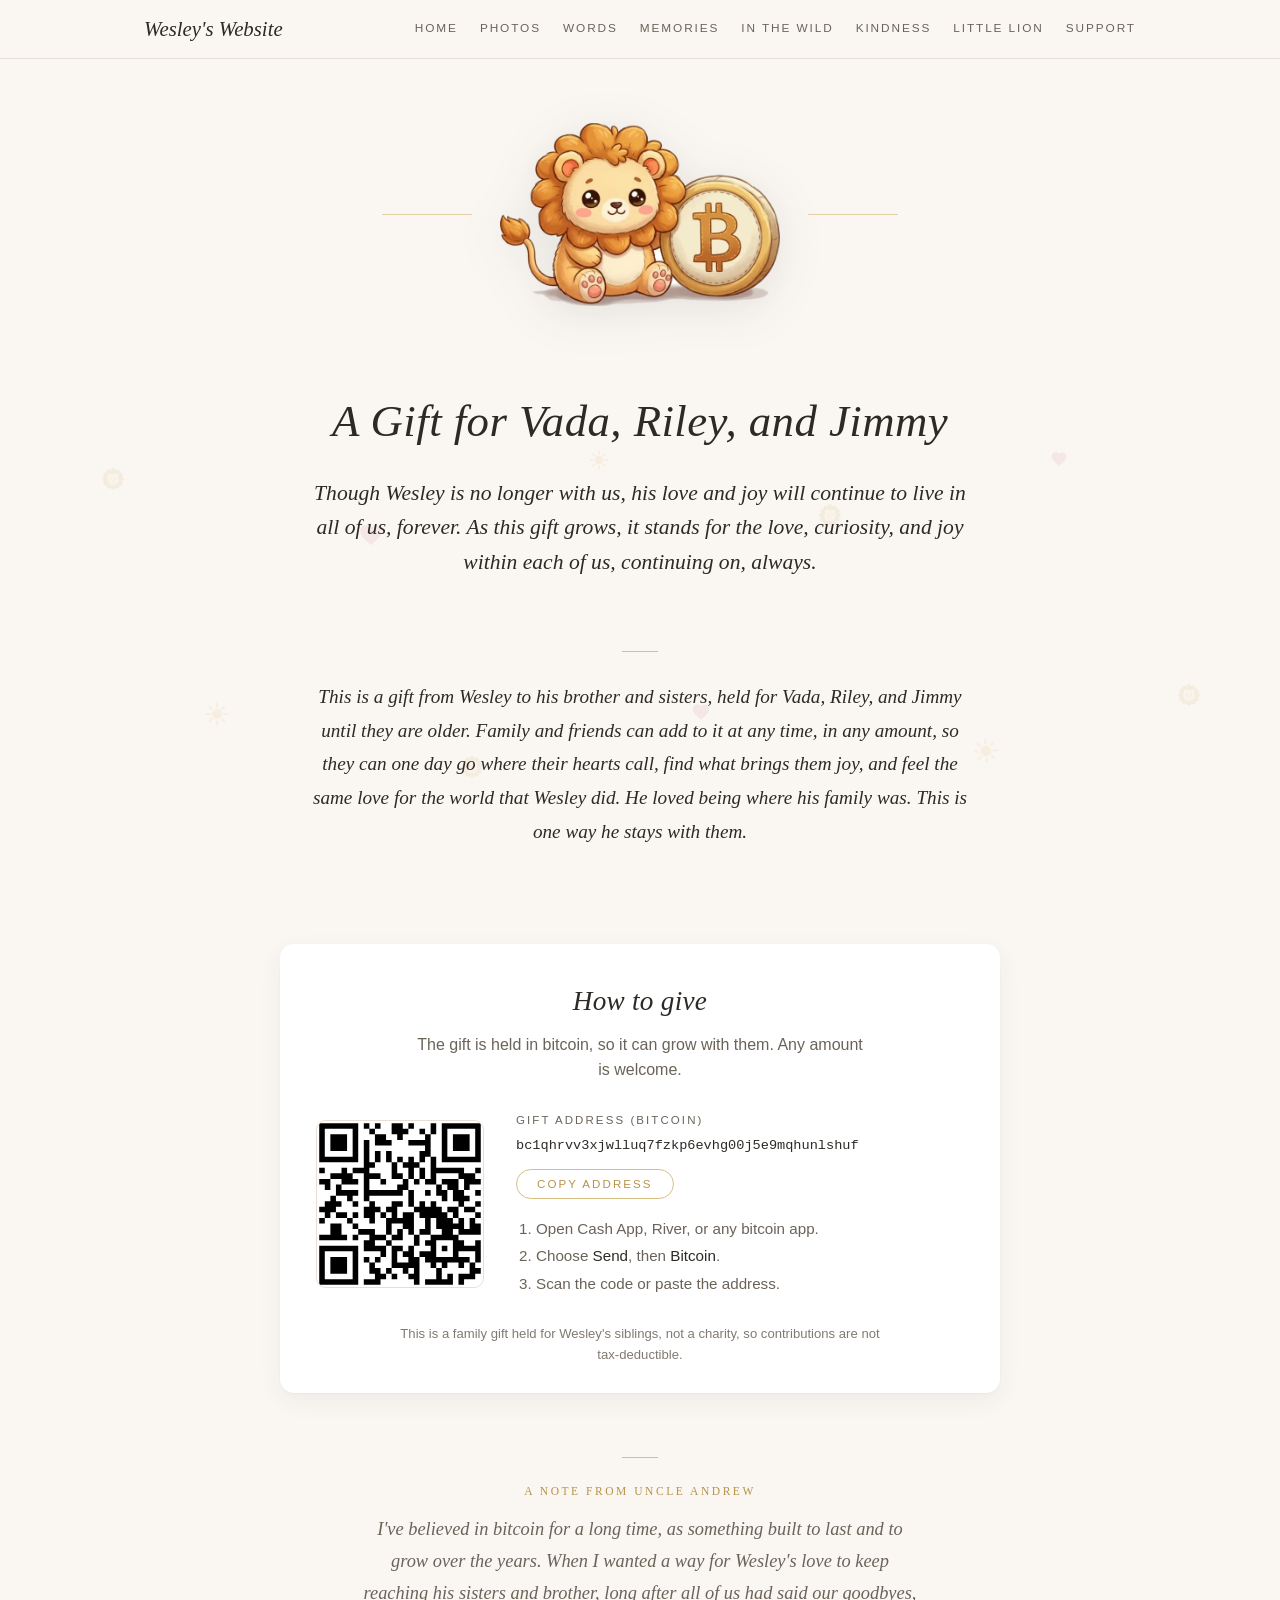
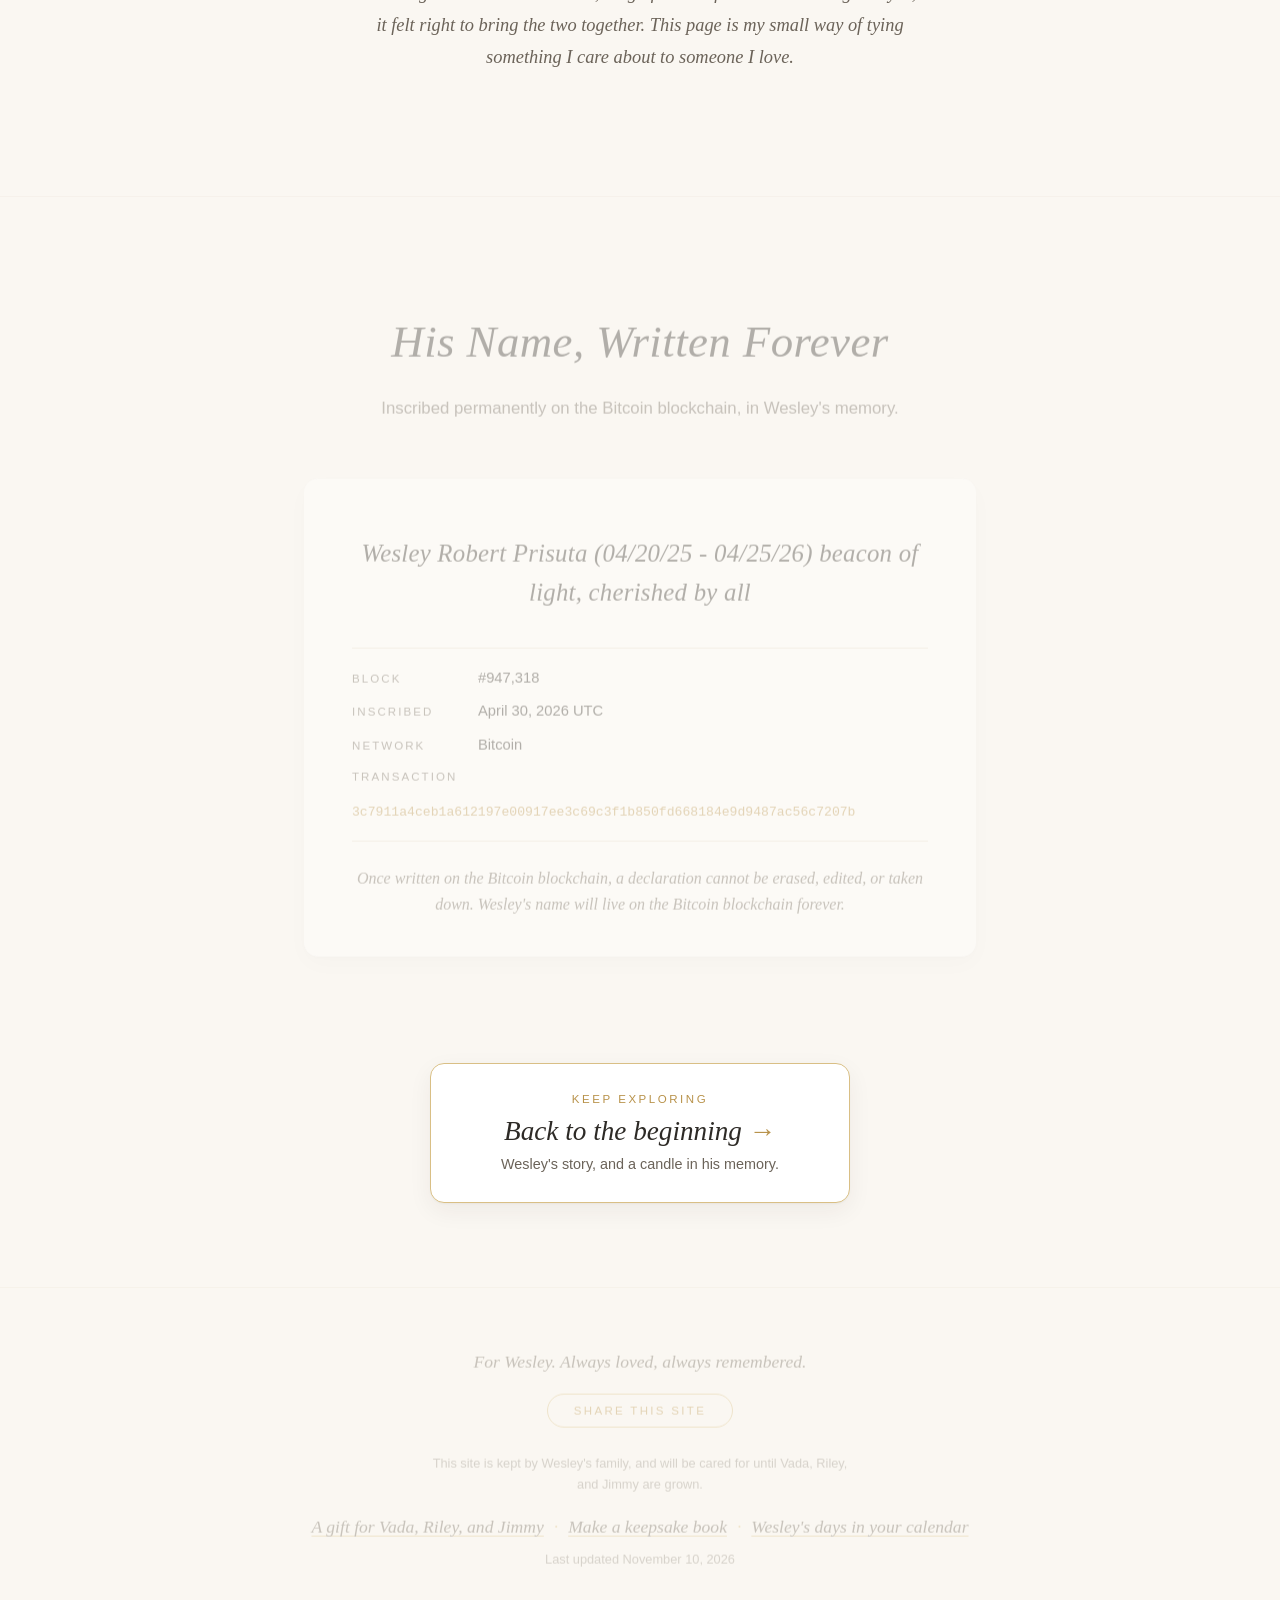
<file: wallet.html>
<!DOCTYPE html>
<html lang="en">
<head>
    <meta charset="UTF-8" />
    <title>A Gift for Vada, Riley, and Jimmy</title>
    <!-- This page moved to gift.html. Kept so old links still work. -->
    <meta name="robots" content="noindex" />
    <meta http-equiv="refresh" content="0; url=gift.html" />
    <link rel="canonical" href="gift.html" />
</head>
<body>
    <p><a href="gift.html">This page has moved here.</a></p>
</body>
</html>
</file>
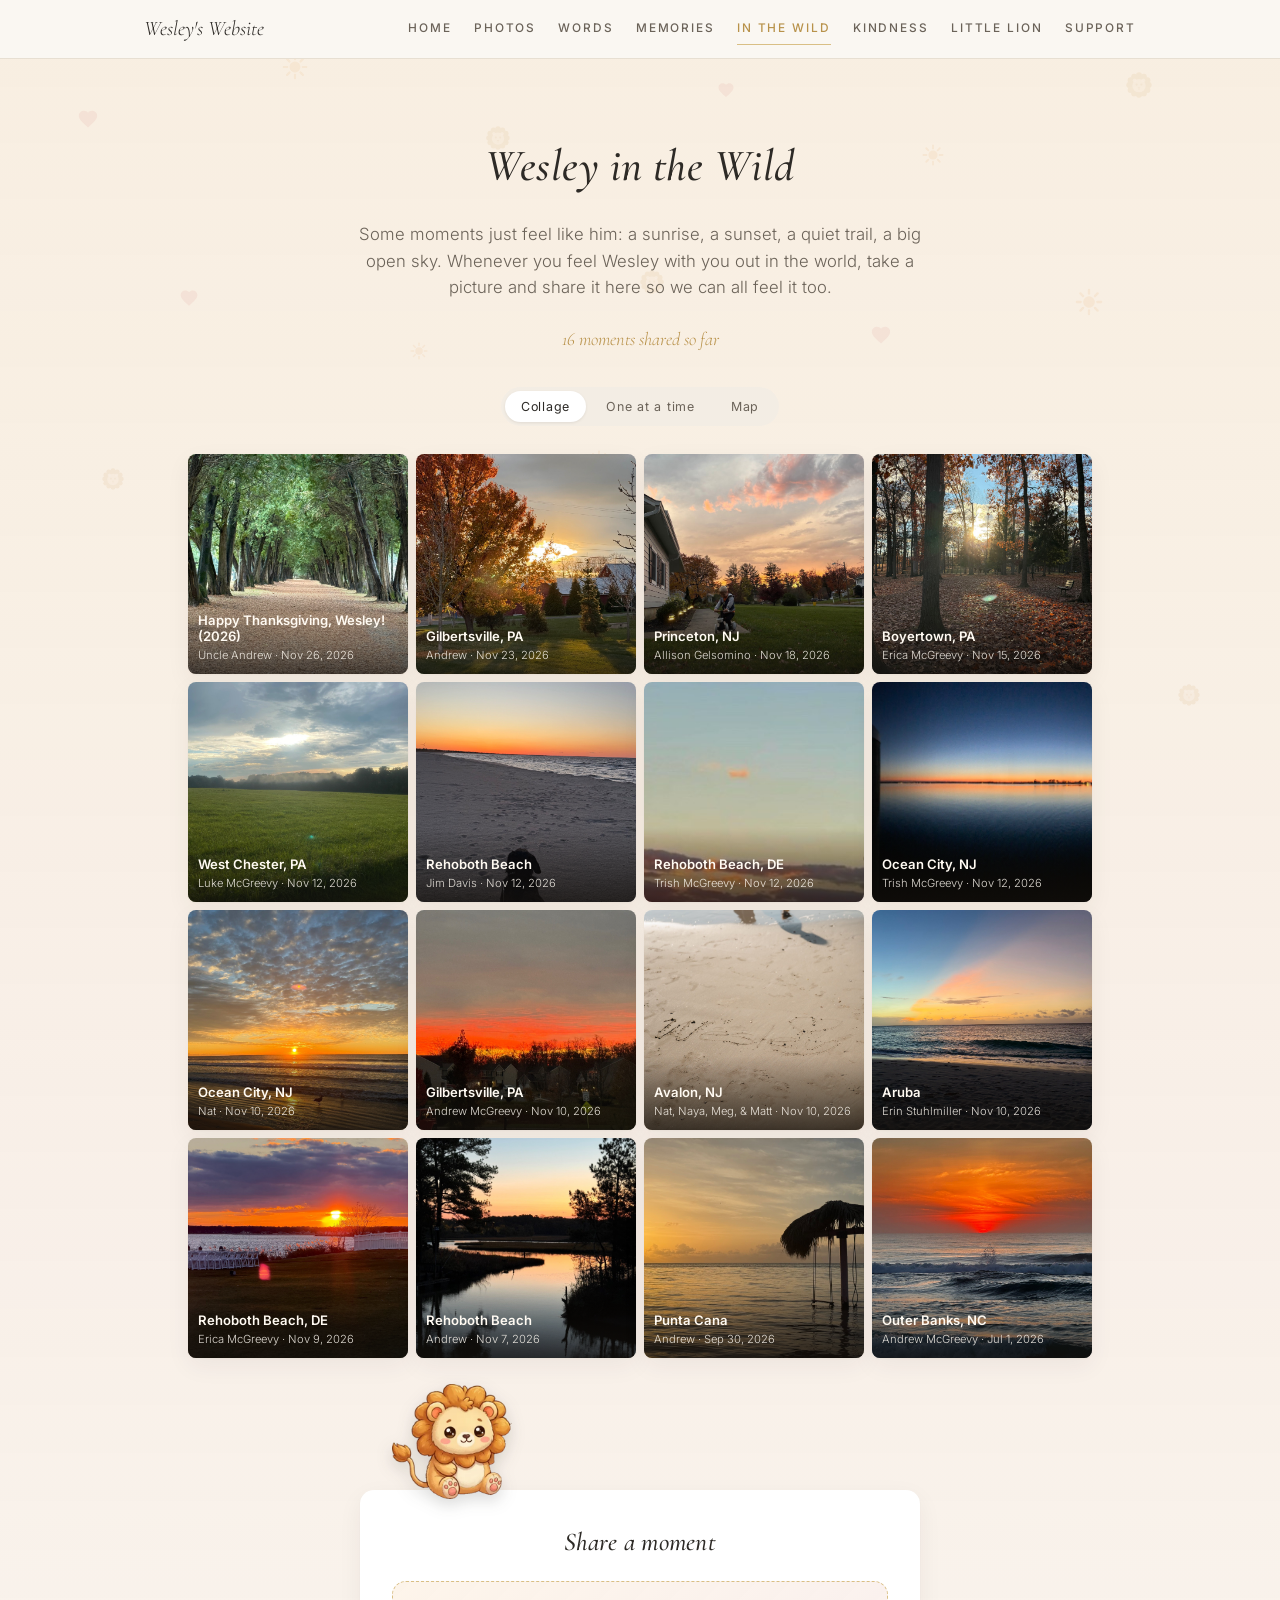
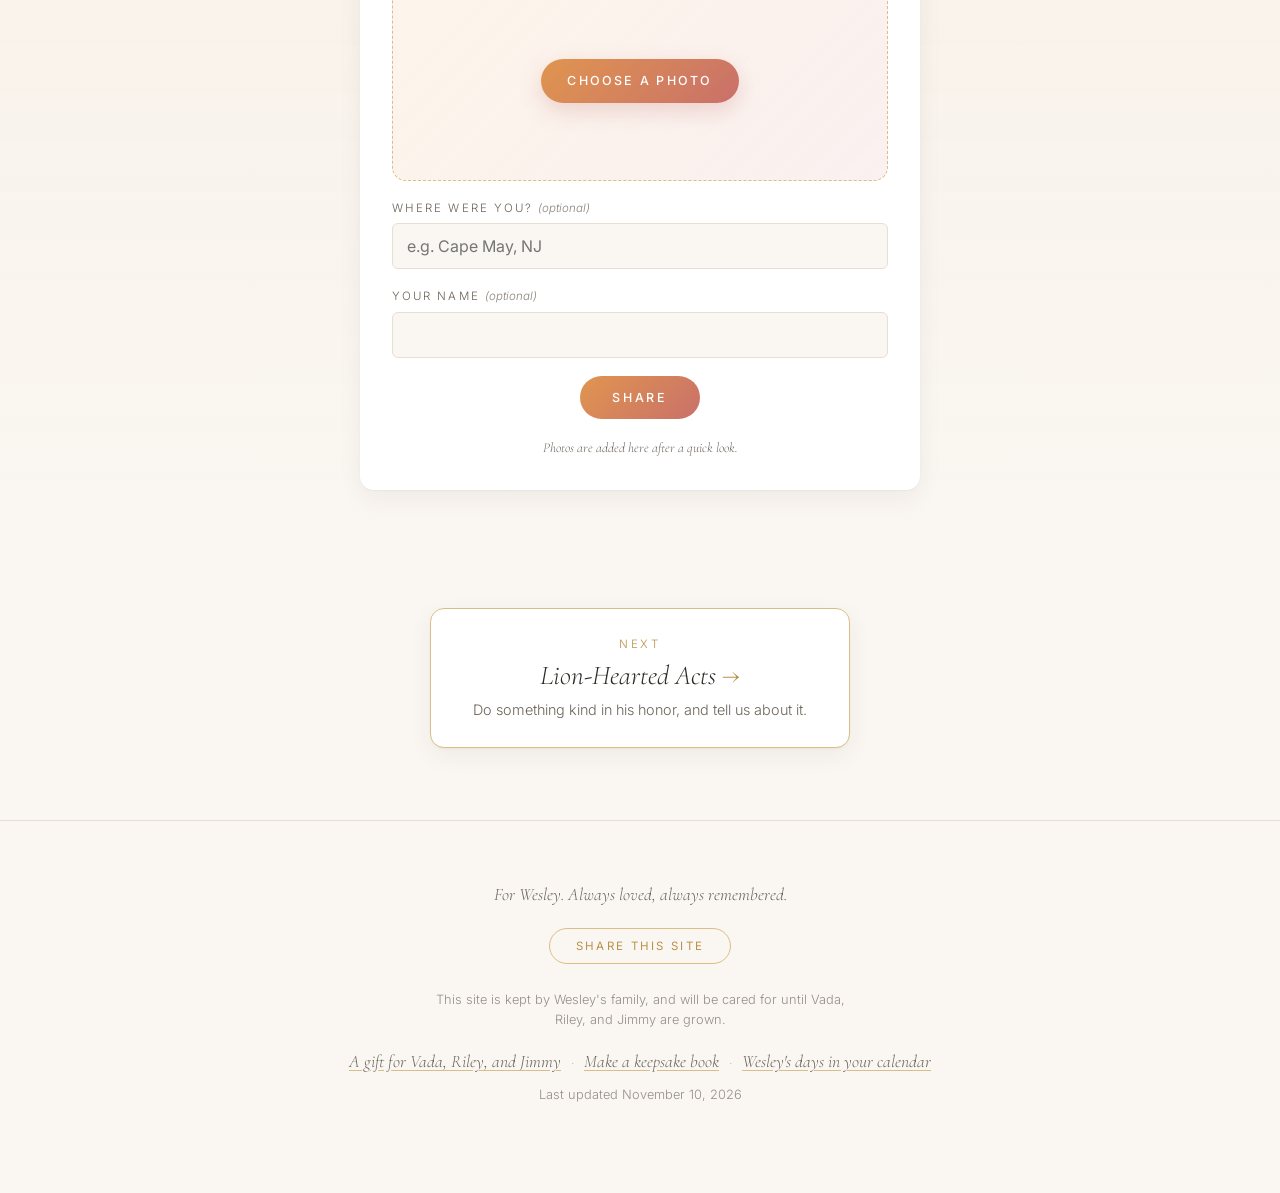
<file: wild.html>
<!DOCTYPE html>
<html lang="en">
<head>
    <meta charset="UTF-8" />
    <meta name="viewport" content="width=device-width, initial-scale=1.0" />
    <title>Wesley in the Wild | Wesley's Website | In Loving Memory</title>
    <meta name="description" content="Sunrises, sunsets, and the places we feel Wesley. Share a moment where you felt him." />
    <!-- Family memorial with children's names: shared by link, kept out of search results. -->
    <meta name="robots" content="noindex, nofollow" />
    <link rel="icon" type="image/png" href="assets/favicon.png" />

    <!-- Open Graph (iMessage, Facebook, WhatsApp, etc.) -->
    <meta property="og:type" content="website" />
    <meta property="og:site_name" content="Wesley's Website" />
    <meta property="og:title" content="Wesley in the Wild | Wesley's Website | In Loving Memory" />
    <meta property="og:description" content="Sunrises, sunsets, and the places we feel Wesley. Share a moment where you felt him." />
    <meta property="og:image" content="https://wesleys-website.com/assets/og-image.png" />
    <meta property="og:image:width" content="1200" />
    <meta property="og:image:height" content="630" />
    <meta property="og:image:alt" content="A stuffed lion with the title Wesley's Website." />
    <meta property="og:url" content="https://wesleys-website.com/wild.html" />
    <meta name="twitter:card" content="summary_large_image" />
    <meta name="twitter:title" content="Wesley in the Wild | Wesley's Website | In Loving Memory" />
    <meta name="twitter:description" content="Sunrises, sunsets, and the places we feel Wesley. Share a moment where you felt him." />
    <meta name="twitter:image" content="https://wesleys-website.com/assets/og-image.png" />

    <link rel="preconnect" href="https://fonts.googleapis.com" />
    <link rel="preconnect" href="https://fonts.gstatic.com" crossorigin />
    <link href="https://fonts.googleapis.com/css2?family=Cormorant+Garamond:ital,wght@0,400;0,500;0,600;1,400;1,500&family=Inter:wght@300;400;500;600&display=swap" rel="stylesheet" />
    <link rel="stylesheet" href="styles.css" />
</head>
<body data-companion="DSC07302.JPG">
    <nav class="site-nav" aria-label="Site">
        <div class="site-nav-inner">
            <a class="site-nav-brand" href="index.html">Wesley's Website</a>
            <div class="site-nav-links">
                <a href="index.html" data-nav="home">Home</a>
                <a href="photos.html" data-nav="photos">Photos</a>
                <a href="words.html" data-nav="words">Words</a>
                <a href="memories.html" data-nav="memories">Memories</a>
                <a href="wild.html" data-nav="wild" aria-current="page">In the Wild</a>
                <a href="kindness.html" data-nav="kindness">Kindness</a>
                <a href="little-lion.html" data-nav="little-lion">Little Lion</a>
                <a href="support.html" data-nav="support">Support</a>
            </div>
        </div>
    </nav>

    <main class="page-main">
        <section id="sunsets" class="section sunsets">
            <div class="container">
                <h2 class="section-title">Wesley in the Wild</h2>
                <p class="section-lede">
                    Some moments just feel like him: a sunrise, a sunset, a quiet trail, a big
                    open sky. Whenever you feel Wesley with you out in the world, take a picture
                    and share it here so we can all feel it too.
                </p>
                <p class="sunset-count" id="sunset-count" hidden></p>

                <div class="sr-views" id="sr-views" role="tablist" aria-label="Ways to view the photos" hidden>
                    <button type="button" class="sr-tab is-active" data-view="collage" role="tab" aria-selected="true">Collage</button>
                    <button type="button" class="sr-tab" data-view="single" role="tab" aria-selected="false">One at a time</button>
                    <button type="button" class="sr-tab" data-view="map" role="tab" aria-selected="false">Map</button>
                </div>

                <div class="sr-panel" data-panel="collage">
                    <div class="sunset-grid" id="sunset-grid"></div>
                </div>

                <div class="sr-panel" data-panel="single" hidden>
                    <div class="sr-viewer sr-inline" id="sr-inline"></div>
                </div>

                <div class="sr-panel" data-panel="map" hidden>
                    <div class="sr-map" id="sr-map" aria-label="Map of where moments were shared"></div>
                    <p class="form-note" id="sr-map-note"></p>
                </div>

                <p class="sunset-empty" id="sunset-empty">The first photos will appear here soon.</p>
                <form class="memory-form upload-form sunset-form" id="sunset-form">
                    <picture class="lion-perch lion-on-card lion-on-card--left" aria-hidden="true"><source srcset="assets/lion-plush.webp" type="image/webp" /><img src="assets/lion-plush.png" alt="" width="340" height="326" loading="lazy" /></picture>
                    <h3 class="sunset-form-title">Share a moment</h3>
                    <label class="sunset-pick">
                        <input type="file" name="photo" accept="image/*" required />
                        <img class="sunset-preview upload-preview-img" alt="" hidden />
                        <span class="sunset-pick-text upload-pick-text">Choose a photo</span>
                    </label>
                    <label>
                        <span>Where were you? <em>(optional)</em></span>
                        <input type="text" name="place" maxlength="100" placeholder="e.g. Cape May, NJ" />
                    </label>
                    <label>
                        <span>Your name <em>(optional)</em></span>
                        <input type="text" name="name" maxlength="80" autocomplete="name" />
                    </label>
                    <input type="text" name="website" class="hp-field" tabindex="-1" autocomplete="off" aria-hidden="true" />
                    <button type="submit">Share</button>
                    <p class="form-note">Photos are added here after a quick look.</p>
                </form>
            </div>
        </section>
    </main>

    <nav class="next-page" aria-label="Next page">
        <a class="next-page-link" href="kindness.html">
            <span class="next-page-eyebrow">Next</span>
            <span class="next-page-title">Lion-Hearted Acts <span class="next-page-arrow" aria-hidden="true">&rarr;</span></span>
            <span class="next-page-text">Do something kind in his honor, and tell us about it.</span>
        </a>
    </nav>

    <footer class="footer">
        <div class="container">
            <p>For Wesley. Always loved, always remembered.</p>
            <button type="button" class="share-btn" id="share-btn">Share this site</button>
            <p class="small about-site">
                This site is kept by Wesley's family, and will be cared for until
                Vada, Riley, and Jimmy are grown.
            </p>
            <p class="footer-links">
                <a href="gift.html">A gift for Vada, Riley, and Jimmy</a>
                <span aria-hidden="true">&middot;</span>
                <a href="keepsake.html">Make a keepsake book</a>
                <span aria-hidden="true">&middot;</span>
                <a href="assets/wesleys-days.ics" download>Wesley's days in your calendar</a>
            </p>
            <p class="small">Last updated November 10, 2026</p>
        </div>
    </footer>

    <div class="sr-overlay" id="sr-overlay" role="dialog" aria-label="Photo viewer" hidden>
        <button type="button" class="sr-close" id="sr-close" aria-label="Close">&times;</button>
        <div class="sr-viewer sr-modal" id="sr-modal"></div>
    </div>

    <div class="lightbox" id="lightbox" role="dialog" aria-label="Photo viewer" hidden>
        <button class="lightbox-close" id="lightbox-close" aria-label="Close photo">&times;</button>
        <img id="lightbox-img" alt="Wesley" />
    </div>

    <script src="script.js"></script>
</body>
</html>
</file>
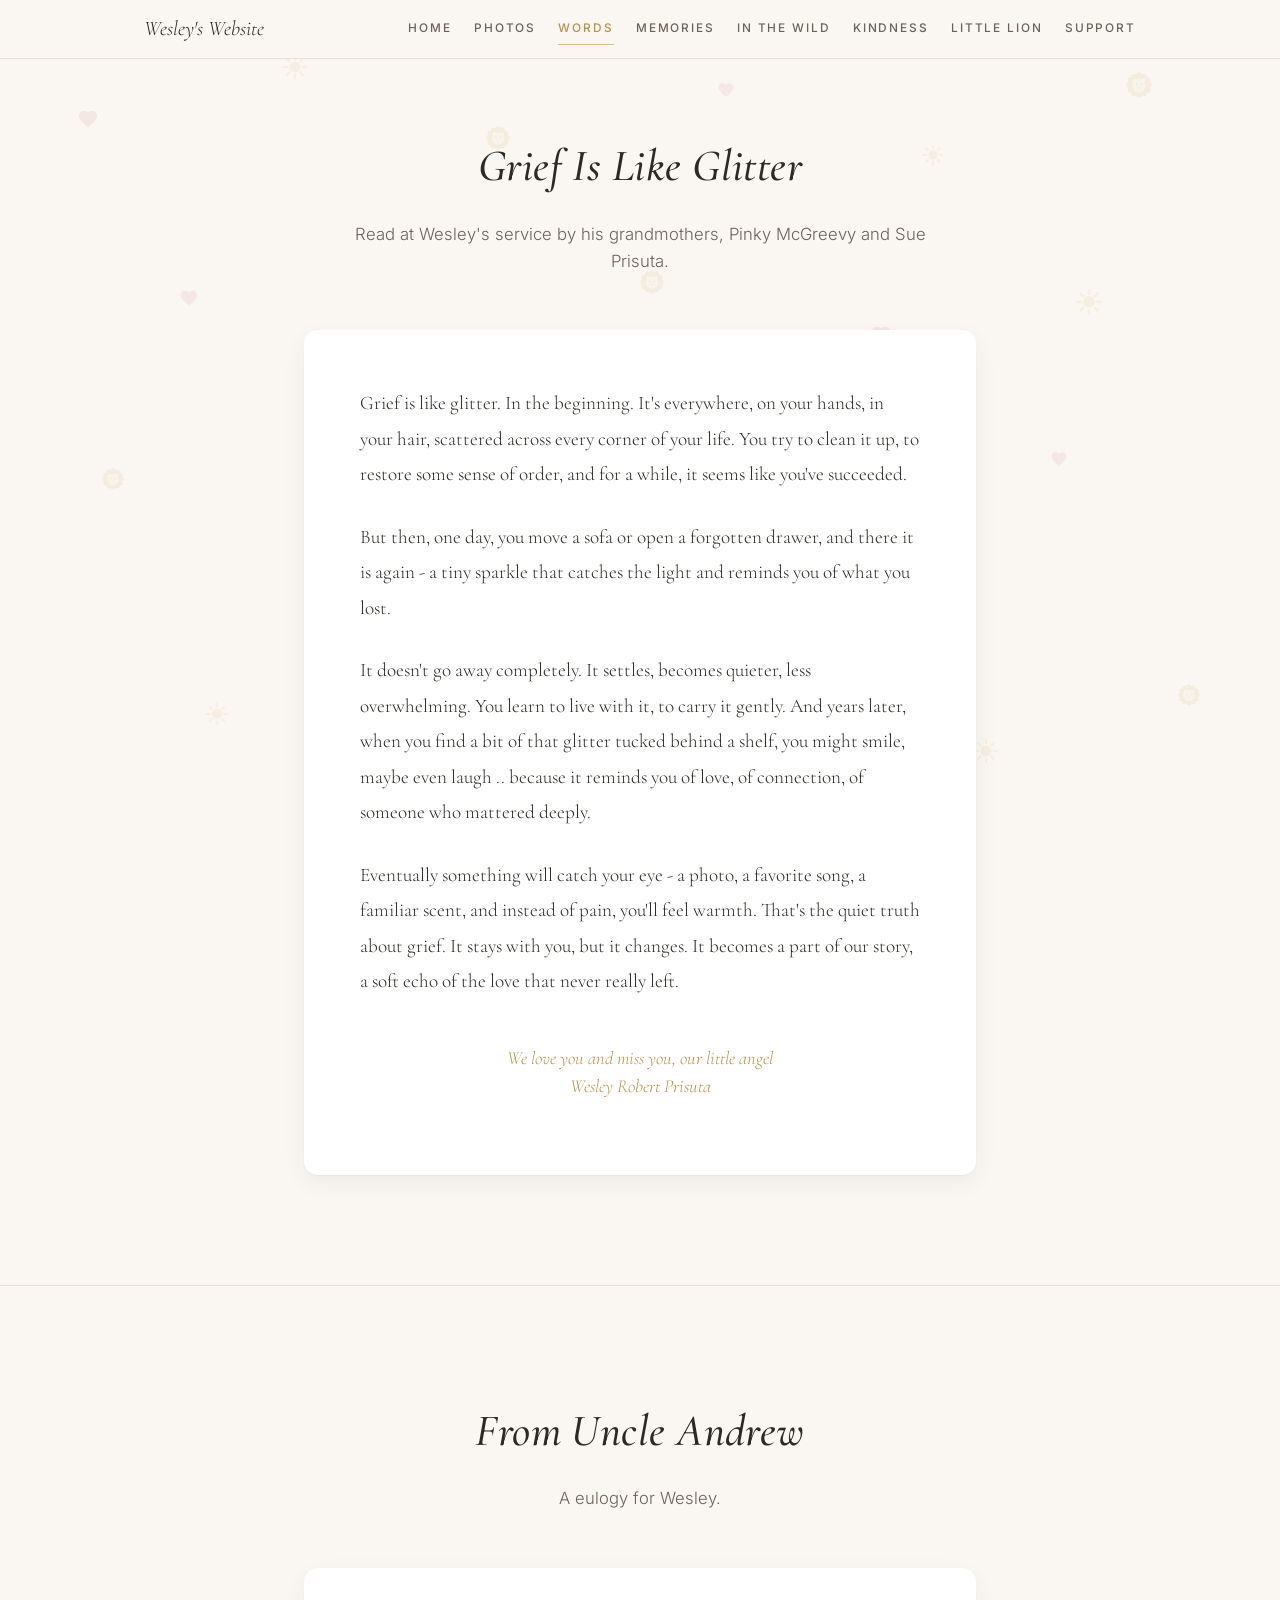
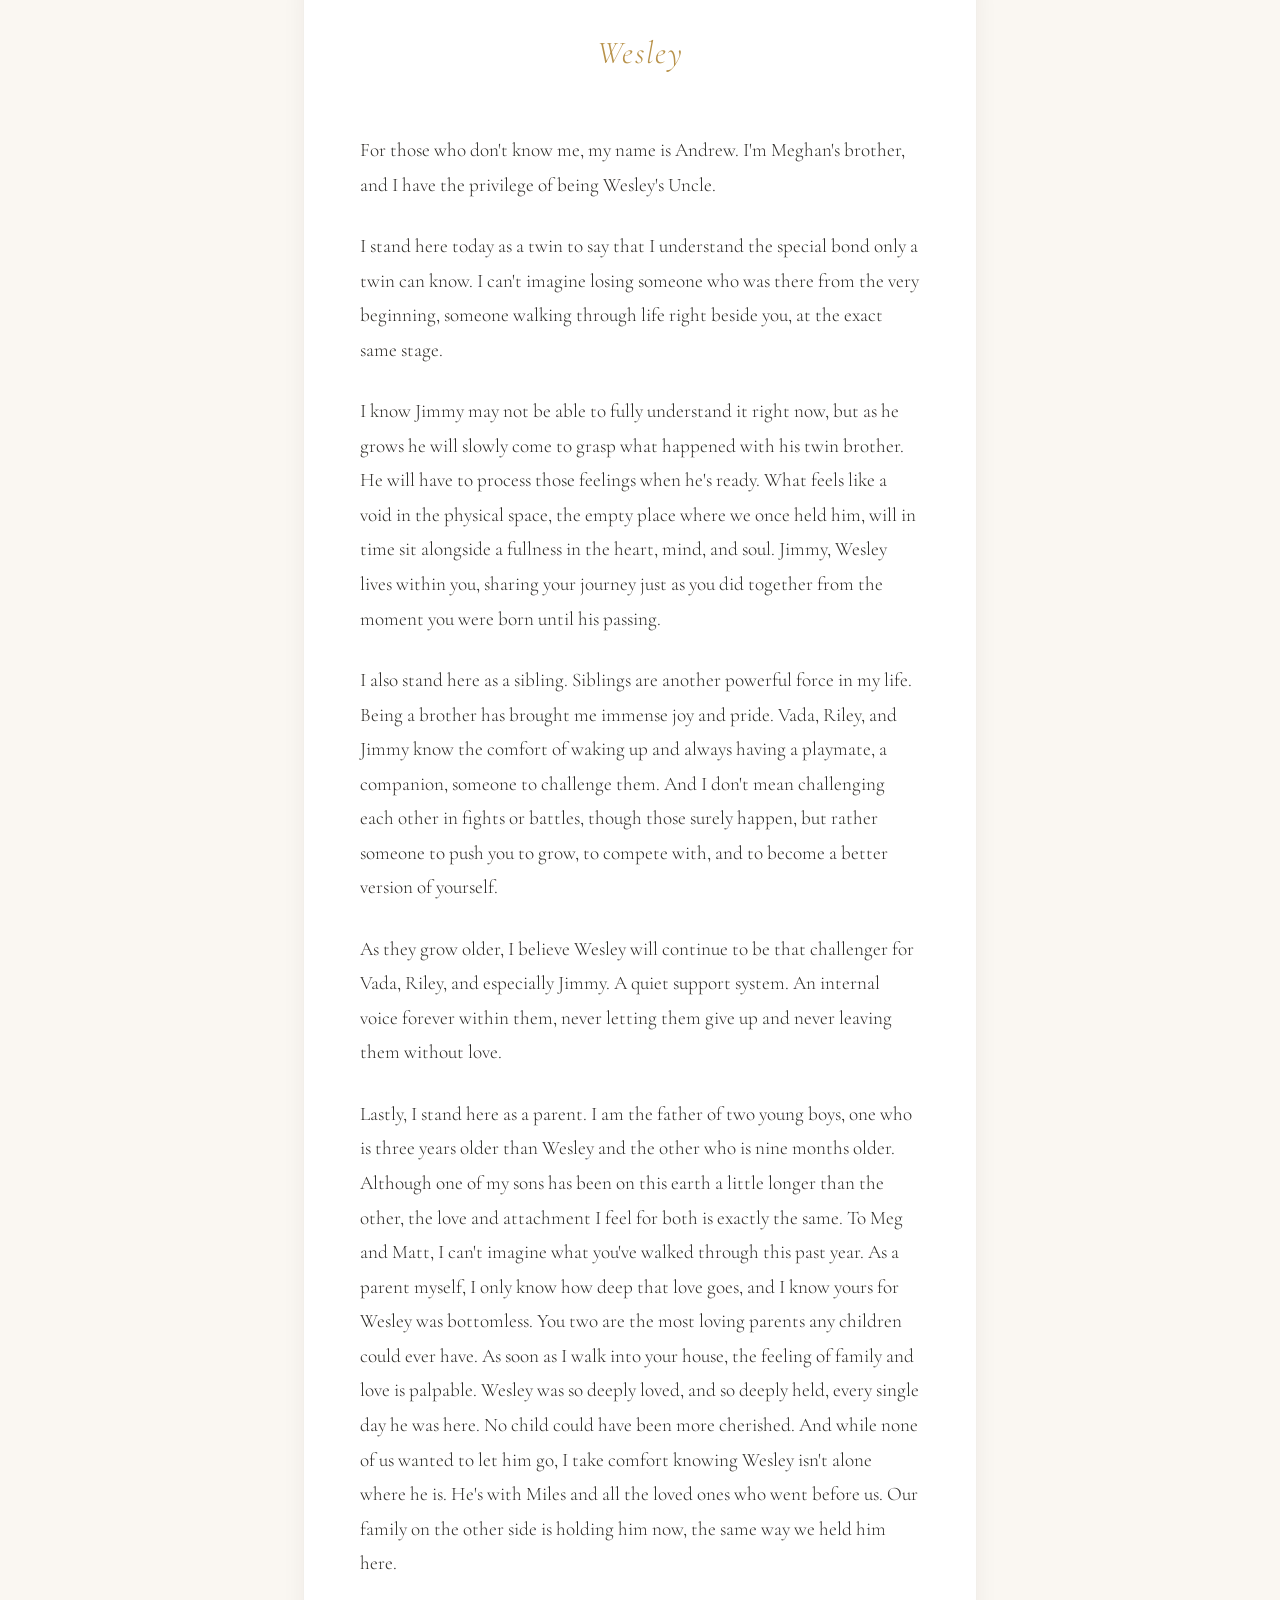
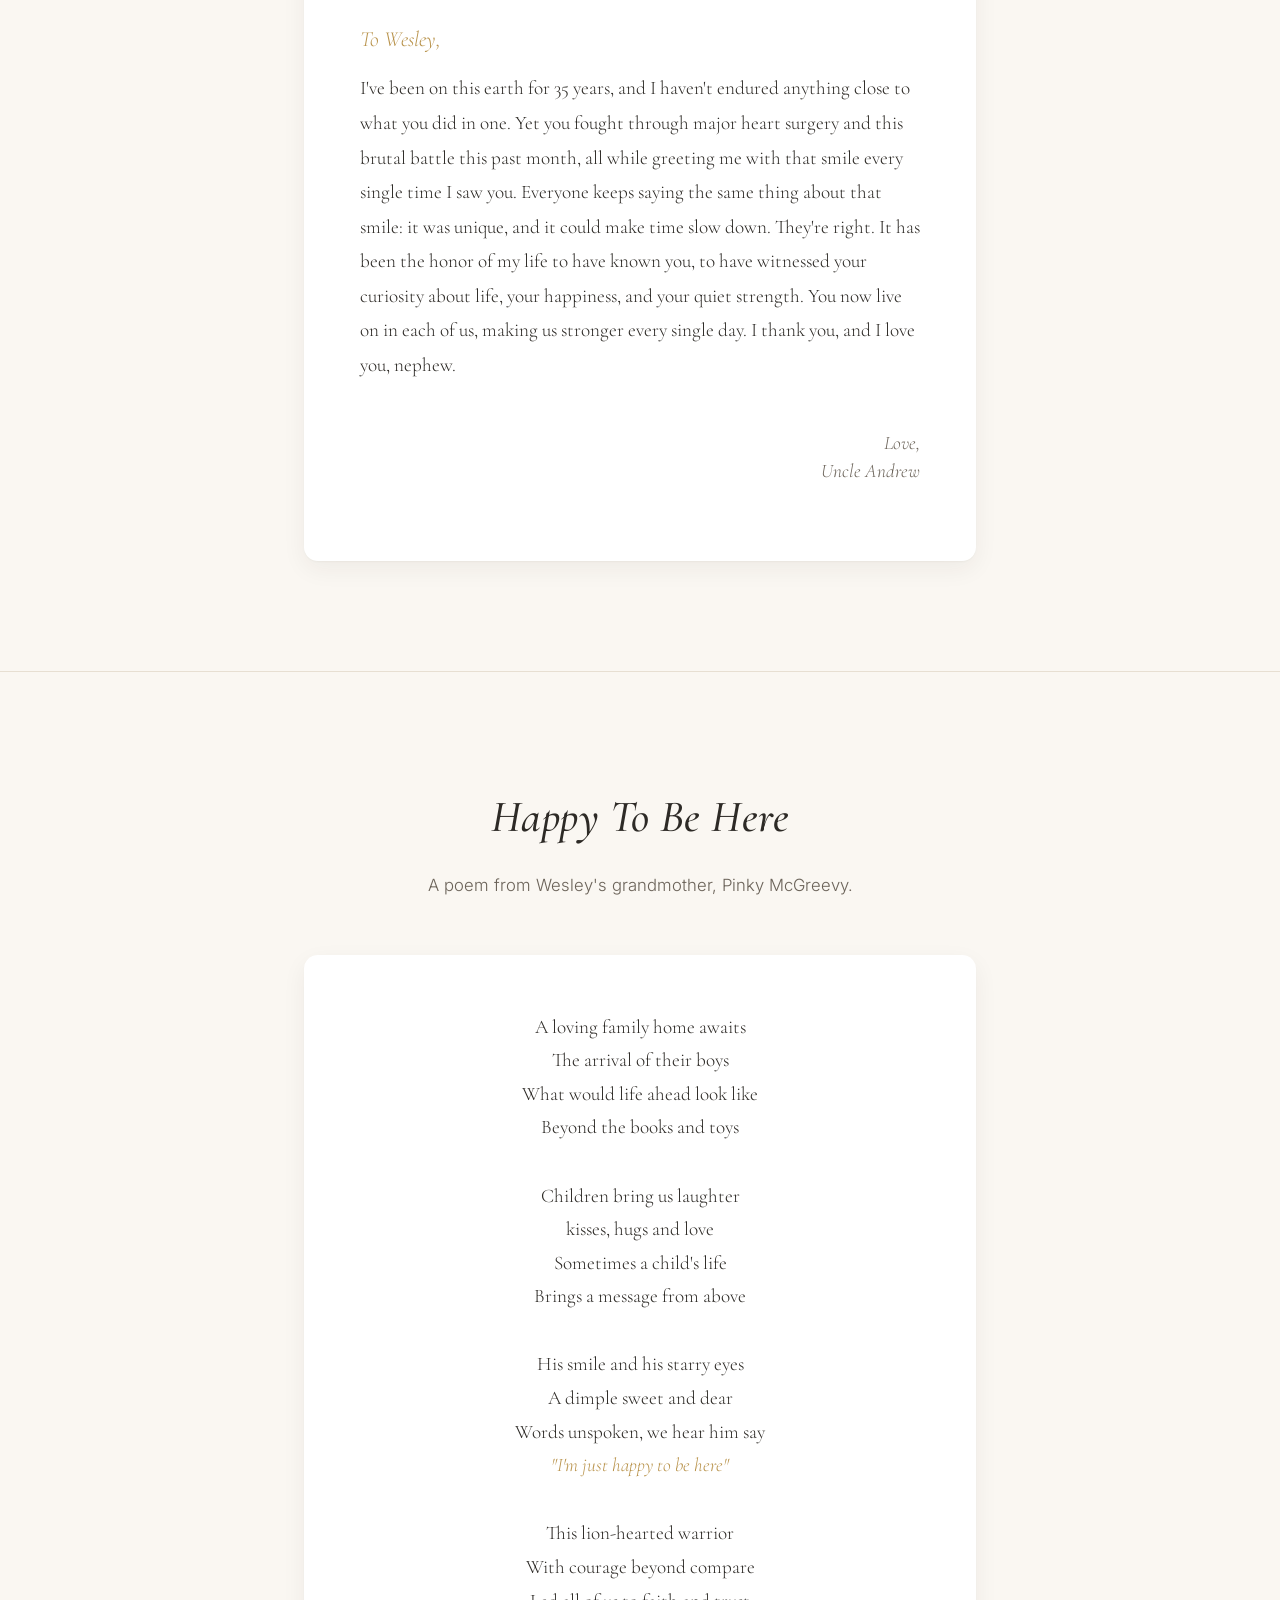
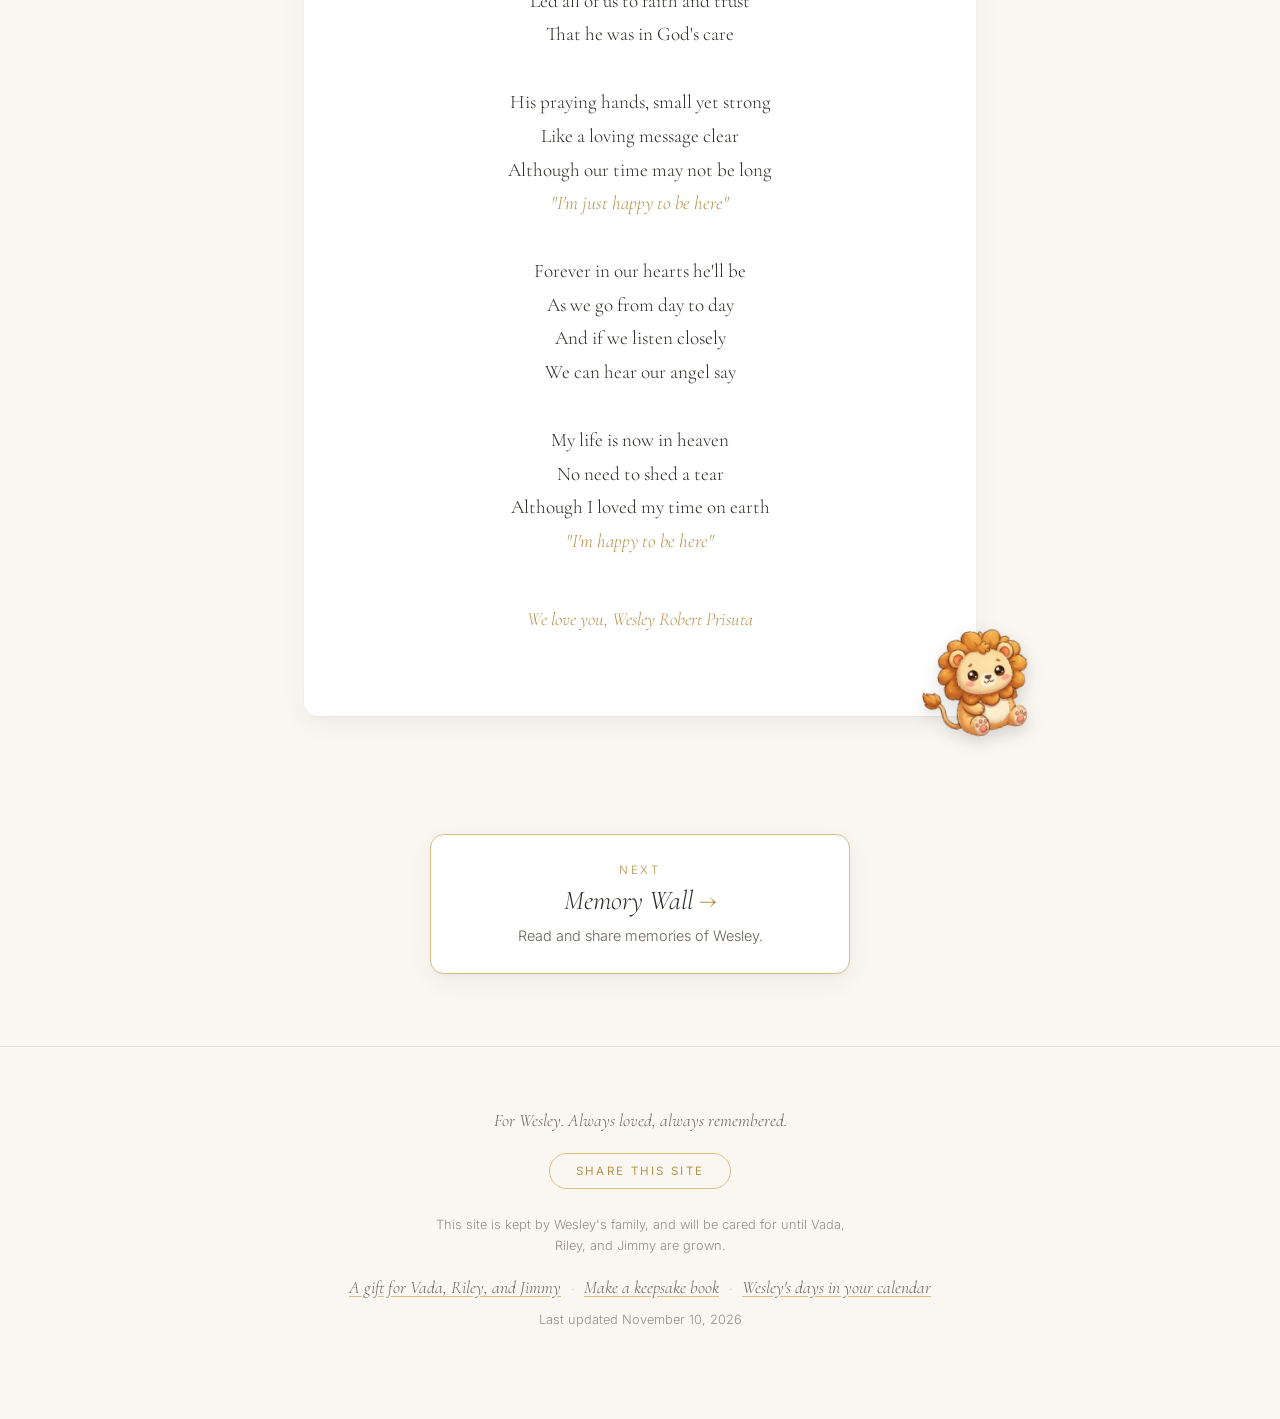
<file: words.html>
<!DOCTYPE html>
<html lang="en">
<head>
    <meta charset="UTF-8" />
    <meta name="viewport" content="width=device-width, initial-scale=1.0" />
    <title>Words for Wesley | Wesley's Website | In Loving Memory</title>
    <meta name="description" content="A eulogy from Uncle Andrew, a reading from his grandmothers, and a poem from his grandmother Pinky." />
    <!-- Family memorial with children's names: shared by link, kept out of search results. -->
    <meta name="robots" content="noindex, nofollow" />
    <link rel="icon" type="image/png" href="assets/favicon.png" />

    <!-- Open Graph (iMessage, Facebook, WhatsApp, etc.) -->
    <meta property="og:type" content="website" />
    <meta property="og:site_name" content="Wesley's Website" />
    <meta property="og:title" content="Words for Wesley | Wesley's Website | In Loving Memory" />
    <meta property="og:description" content="A eulogy from Uncle Andrew, a reading from his grandmothers, and a poem from his grandmother Pinky." />
    <meta property="og:image" content="https://wesleys-website.com/assets/og-image.png" />
    <meta property="og:image:width" content="1200" />
    <meta property="og:image:height" content="630" />
    <meta property="og:image:alt" content="A stuffed lion with the title Wesley's Website." />
    <meta property="og:url" content="https://wesleys-website.com/words.html" />
    <meta name="twitter:card" content="summary_large_image" />
    <meta name="twitter:title" content="Words for Wesley | Wesley's Website | In Loving Memory" />
    <meta name="twitter:description" content="A eulogy from Uncle Andrew, a reading from his grandmothers, and a poem from his grandmother Pinky." />
    <meta name="twitter:image" content="https://wesleys-website.com/assets/og-image.png" />

    <link rel="preconnect" href="https://fonts.googleapis.com" />
    <link rel="preconnect" href="https://fonts.gstatic.com" crossorigin />
    <link href="https://fonts.googleapis.com/css2?family=Cormorant+Garamond:ital,wght@0,400;0,500;0,600;1,400;1,500&family=Inter:wght@300;400;500;600&display=swap" rel="stylesheet" />
    <link rel="stylesheet" href="styles.css" />
</head>
<body data-companion>
    <nav class="site-nav" aria-label="Site">
        <div class="site-nav-inner">
            <a class="site-nav-brand" href="index.html">Wesley's Website</a>
            <div class="site-nav-links">
                <a href="index.html" data-nav="home">Home</a>
                <a href="photos.html" data-nav="photos">Photos</a>
                <a href="words.html" data-nav="words" aria-current="page">Words</a>
                <a href="memories.html" data-nav="memories">Memories</a>
                <a href="wild.html" data-nav="wild">In the Wild</a>
                <a href="kindness.html" data-nav="kindness">Kindness</a>
                <a href="little-lion.html" data-nav="little-lion">Little Lion</a>
                <a href="support.html" data-nav="support">Support</a>
            </div>
        </div>
    </nav>

    <main class="page-main">
        <section id="glitter" class="section glitter">
            <div class="container narrow">
                <h2 class="section-title">Grief Is Like Glitter</h2>
                <p class="section-lede">Read at Wesley's service by his grandmothers, Pinky McGreevy and Sue Prisuta.</p>
                <article class="reading-content">
                    <p>Grief is like glitter. In the beginning. It's everywhere, on your hands, in your hair, scattered across every corner of your life. You try to clean it up, to restore some sense of order, and for a while, it seems like you've succeeded.</p>

                    <p>But then, one day, you move a sofa or open a forgotten drawer, and there it is again - a tiny sparkle that catches the light and reminds you of what you lost.</p>

                    <p>It doesn't go away completely. It settles, becomes quieter, less overwhelming. You learn to live with it, to carry it gently. And years later, when you find a bit of that glitter tucked behind a shelf, you might smile, maybe even laugh .. because it reminds you of love, of connection, of someone who mattered deeply.</p>

                    <p>Eventually something will catch your eye - a photo, a favorite song, a familiar scent, and instead of pain, you'll feel warmth. That's the quiet truth about grief. It stays with you, but it changes. It becomes a part of our story, a soft echo of the love that never really left.</p>

                    <p class="reading-signoff">We love you and miss you, our little angel<br />Wesley Robert Prisuta</p>
                </article>
            </div>
        </section>

        <section id="eulogy" class="section eulogy">
            <div class="container narrow">
                <h2 class="section-title">From Uncle Andrew</h2>
                <p class="section-lede">A eulogy for Wesley.</p>
                <article class="eulogy-content">
                    <p class="eulogy-opener">Wesley</p>

                    <p>For those who don't know me, my name is Andrew. I'm Meghan's brother, and I have the privilege of being Wesley's Uncle.</p>

                    <p>I stand here today as a twin to say that I understand the special bond only a twin can know. I can't imagine losing someone who was there from the very beginning, someone walking through life right beside you, at the exact same stage.</p>

                    <p>I know Jimmy may not be able to fully understand it right now, but as he grows he will slowly come to grasp what happened with his twin brother. He will have to process those feelings when he's ready. What feels like a void in the physical space, the empty place where we once held him, will in time sit alongside a fullness in the heart, mind, and soul. Jimmy, Wesley lives within you, sharing your journey just as you did together from the moment you were born until his passing.</p>

                    <p>I also stand here as a sibling. Siblings are another powerful force in my life. Being a brother has brought me immense joy and pride. Vada, Riley, and Jimmy know the comfort of waking up and always having a playmate, a companion, someone to challenge them. And I don't mean challenging each other in fights or battles, though those surely happen, but rather someone to push you to grow, to compete with, and to become a better version of yourself.</p>

                    <p>As they grow older, I believe Wesley will continue to be that challenger for Vada, Riley, and especially Jimmy. A quiet support system. An internal voice forever within them, never letting them give up and never leaving them without love.</p>

                    <p>Lastly, I stand here as a parent. I am the father of two young boys, one who is three years older than Wesley and the other who is nine months older. Although one of my sons has been on this earth a little longer than the other, the love and attachment I feel for both is exactly the same. To Meg and Matt, I can't imagine what you've walked through this past year. As a parent myself, I only know how deep that love goes, and I know yours for Wesley was bottomless. You two are the most loving parents any children could ever have. As soon as I walk into your house, the feeling of family and love is palpable. Wesley was so deeply loved, and so deeply held, every single day he was here. No child could have been more cherished. And while none of us wanted to let him go, I take comfort knowing Wesley isn't alone where he is. He's with Miles and all the loved ones who went before us. Our family on the other side is holding him now, the same way we held him here.</p>

                    <p class="eulogy-shift">To Wesley,</p>

                    <p>I've been on this earth for 35 years, and I haven't endured anything close to what you did in one. Yet you fought through major heart surgery and this brutal battle this past month, all while greeting me with that smile every single time I saw you. Everyone keeps saying the same thing about that smile: it was unique, and it could make time slow down. They're right. It has been the honor of my life to have known you, to have witnessed your curiosity about life, your happiness, and your quiet strength. You now live on in each of us, making us stronger every single day. I thank you, and I love you, nephew.</p>

                    <p class="eulogy-signoff">Love,<br />Uncle Andrew</p>
                </article>
            </div>
        </section>

        <section id="happy" class="section happy">
            <div class="container narrow">
                <h2 class="section-title">Happy To Be Here</h2>
                <p class="section-lede">A poem from Wesley's grandmother, Pinky McGreevy.</p>
                <article class="reading-content reading-poem">
                    <p>
                        A loving family home awaits<br />
                        The arrival of their boys<br />
                        What would life ahead look like<br />
                        Beyond the books and toys
                    </p>

                    <p>
                        Children bring us laughter<br />
                        kisses, hugs and love<br />
                        Sometimes a child's life<br />
                        Brings a message from above
                    </p>

                    <p>
                        His smile and his starry eyes<br />
                        A dimple sweet and dear<br />
                        Words unspoken, we hear him say<br />
                        <span class="refrain">"I'm just happy to be here"</span>
                    </p>

                    <p>
                        This lion-hearted warrior<br />
                        With courage beyond compare<br />
                        Led all of us to faith and trust<br />
                        That he was in God's care
                    </p>

                    <p>
                        His praying hands, small yet strong<br />
                        Like a loving message clear<br />
                        Although our time may not be long<br />
                        <span class="refrain">"I'm just happy to be here"</span>
                    </p>

                    <p>
                        Forever in our hearts he'll be<br />
                        As we go from day to day<br />
                        And if we listen closely<br />
                        We can hear our angel say
                    </p>

                    <p>
                        My life is now in heaven<br />
                        No need to shed a tear<br />
                        Although I loved my time on earth<br />
                        <span class="refrain">"I'm happy to be here"</span>
                    </p>

                    <p class="reading-signoff">We love you, Wesley Robert Prisuta</p>
                    <picture class="lion-perch lion-leaning" aria-hidden="true"><source srcset="assets/lion-plush.webp" type="image/webp" /><img src="assets/lion-plush.png" alt="" width="340" height="326" loading="lazy" /></picture>
                </article>
            </div>
        </section>
    </main>

    <nav class="next-page" aria-label="Next page">
        <a class="next-page-link" href="memories.html">
            <span class="next-page-eyebrow">Next</span>
            <span class="next-page-title">Memory Wall <span class="next-page-arrow" aria-hidden="true">&rarr;</span></span>
            <span class="next-page-text">Read and share memories of Wesley.</span>
        </a>
    </nav>

    <footer class="footer">
        <div class="container">
            <p>For Wesley. Always loved, always remembered.</p>
            <button type="button" class="share-btn" id="share-btn">Share this site</button>
            <p class="small about-site">
                This site is kept by Wesley's family, and will be cared for until
                Vada, Riley, and Jimmy are grown.
            </p>
            <p class="footer-links">
                <a href="gift.html">A gift for Vada, Riley, and Jimmy</a>
                <span aria-hidden="true">&middot;</span>
                <a href="keepsake.html">Make a keepsake book</a>
                <span aria-hidden="true">&middot;</span>
                <a href="assets/wesleys-days.ics" download>Wesley's days in your calendar</a>
            </p>
            <p class="small">Last updated November 10, 2026</p>
        </div>
    </footer>

    <div class="lightbox" id="lightbox" role="dialog" aria-label="Photo viewer" hidden>
        <button class="lightbox-close" id="lightbox-close" aria-label="Close photo">&times;</button>
        <img id="lightbox-img" alt="Wesley" />
    </div>

    <script src="script.js"></script>
</body>
</html>
</file>
<file: styles.css>
:root {
    --bg: #faf7f2;
    --bg-soft: #f3ede4;
    --ink: #2d2a26;
    --ink-soft: #6b6359;
    --line: #e7dfd2;
    --gold: #b8924a;
    --gold-soft: #d9bf85;
    --sage: #8a9a82;
    --shadow: 0 1px 2px rgba(45, 42, 38, 0.04), 0 8px 24px rgba(45, 42, 38, 0.06);
    --radius: 14px;
}

* {
    box-sizing: border-box;
}

html, body {
    margin: 0;
    padding: 0;
}

@media (prefers-reduced-motion: no-preference) {
    html {
        scroll-behavior: smooth;
    }
}

body {
    font-family: 'Inter', -apple-system, BlinkMacSystemFont, sans-serif;
    font-weight: 300;
    color: var(--ink);
    background: var(--bg);
    line-height: 1.6;
    -webkit-font-smoothing: antialiased;
    -moz-osx-font-smoothing: grayscale;
}

/* Anything marked hidden stays hidden, even if a class gives it a layout. */
[hidden] {
    display: none !important;
}

/* ---------- Floating background ---------- */
.floating-bg {
    position: fixed;
    inset: 0;
    overflow: hidden;
    pointer-events: none;
    z-index: 0;
}

.float-item {
    position: absolute;
    left: var(--x);
    top: var(--y);
    width: var(--s, 22px);
    height: var(--s, 22px);
    font-size: var(--s, 22px);
    color: var(--col, var(--gold-soft));
    opacity: 0.09;
    line-height: 1;
    display: flex;
    align-items: center;
    justify-content: center;
    animation: floatGently var(--r, 20s) ease-in-out infinite;
    animation-delay: var(--d, 0s);
}

.float-item svg {
    width: 100%;
    height: 100%;
    fill: currentColor;
}

.float-lion  { --col: #b8852a; }
.float-sun   { --col: #d9932f; }
.float-heart { --col: #c97070; opacity: 0.1; }

@keyframes floatGently {
    0%, 100% { transform: translate(0, 0) rotate(-4deg); }
    50%      { transform: translate(8px, -18px) rotate(4deg); }
}

@media (prefers-reduced-motion: reduce) {
    .float-item { animation: none; }
}

/* Keep content above the floating background */
.hero,
.lion-divider,
main,
.next-page,
.footer {
    position: relative;
    z-index: 1;
}

h1, h2, h3 {
    font-family: 'Cormorant Garamond', Georgia, serif;
    font-weight: 500;
    letter-spacing: 0.01em;
    margin: 0;
}

a {
    color: var(--gold);
    text-decoration: none;
}

a:hover {
    color: var(--ink);
}

.container {
    width: 100%;
    max-width: 1040px;
    margin: 0 auto;
    padding: 0 24px;
}

.container.narrow {
    max-width: 720px;
}

/* ---------- Hero ---------- */
.hero {
    min-height: 92vh;
    display: flex;
    align-items: center;
    justify-content: center;
    text-align: center;
    background:
        radial-gradient(ellipse at 50% 30%, #fff 0%, var(--bg) 60%),
        var(--bg);
    padding: 80px 24px;
    position: relative;
}

.hero-inner {
    max-width: 640px;
}

.lion-divider {
    display: flex;
    align-items: center;
    justify-content: center;
    gap: 28px;
    padding: 64px 24px;
    background: var(--bg);
}

.lion-divider::before,
.lion-divider::after {
    content: "";
    flex: 0 1 90px;
    height: 1px;
    background: var(--gold-soft);
    opacity: 0.7;
}

.lion-mark {
    display: block;
    width: 280px;
    max-width: 80vw;
    height: auto;
    flex: 0 0 auto;
    filter: drop-shadow(0 8px 22px rgba(45, 42, 38, 0.1));
}

@media (max-width: 600px) {
    .lion-divider { padding: 48px 16px; gap: 18px; }
    .lion-mark { width: 220px; }
    .lion-divider::before,
    .lion-divider::after { flex: 0 1 30px; }
}

.hero-photo {
    width: 100%;
    max-width: 320px;
    margin: 0 auto 36px;
    border-radius: var(--radius);
    overflow: hidden;
    box-shadow: 0 12px 36px rgba(45, 42, 38, 0.14), 0 2px 6px rgba(45, 42, 38, 0.06);
    background: var(--bg-soft);
}

.hero-photo img {
    display: block;
    width: 100%;
    height: auto;
}

@media (max-width: 600px) {
    .hero-photo { max-width: 240px; margin-bottom: 28px; }
}

.brand-mark {
    text-transform: uppercase;
    letter-spacing: 0.32em;
    font-size: 0.92rem;
    font-weight: 500;
    color: var(--gold);
    margin: 0 0 36px;
}

.eyebrow {
    text-transform: uppercase;
    letter-spacing: 0.28em;
    font-size: 0.78rem;
    color: var(--ink-soft);
    margin: 0 0 18px;
}

@media (max-width: 600px) {
    .brand-mark { font-size: 0.82rem; letter-spacing: 0.28em; margin-bottom: 28px; }
}

.name {
    font-size: clamp(3.4rem, 10vw, 6rem);
    font-style: italic;
    color: var(--ink);
    line-height: 1;
    margin: 0 0 22px;
}

.dates {
    font-family: 'Cormorant Garamond', serif;
    font-size: 1.4rem;
    color: var(--ink-soft);
    margin: 0 0 18px;
    letter-spacing: 0.04em;
}

.dash {
    display: inline-block;
    margin: 0 14px;
    color: var(--gold);
}

.age {
    font-style: italic;
    color: var(--ink-soft);
    font-size: 1.05rem;
    margin: 0;
}

.scroll-cue {
    position: absolute;
    bottom: 36px;
    left: 50%;
    transform: translateX(-50%);
    color: var(--gold);
    font-size: 1.4rem;
    opacity: 0.7;
    animation: float 2.4s ease-in-out infinite;
}

@keyframes float {
    0%, 100% { transform: translate(-50%, 0); }
    50% { transform: translate(-50%, 8px); }
}

/* ---------- Sections ---------- */
.section {
    padding: 110px 0;
    border-top: 1px solid var(--line);
}

.section-title {
    font-size: clamp(2rem, 5vw, 2.8rem);
    font-style: italic;
    text-align: center;
    margin-bottom: 18px;
}

.section-lede {
    text-align: center;
    color: var(--ink-soft);
    max-width: 580px;
    margin: 0 auto 56px;
    font-size: 1.05rem;
}

.section-lede.dedication {
    font-family: 'Cormorant Garamond', Georgia, serif;
    font-style: italic;
    font-size: 1.35rem;
    line-height: 1.6;
    color: var(--ink);
    max-width: 660px;
    margin-bottom: 64px;
}

/* ---------- Gift ---------- */
.wallet-purpose {
    max-width: 680px;
    margin: 36px auto 64px;
    text-align: center;
    padding: 8px 8px 32px;
    position: relative;
}

.wallet-purpose::before {
    content: "";
    display: block;
    width: 36px;
    height: 1px;
    background: var(--gold-soft);
    margin: 0 auto 28px;
}

.wallet-purpose p {
    font-family: 'Cormorant Garamond', Georgia, serif;
    font-style: italic;
    font-size: 1.2rem;
    line-height: 1.75;
    color: var(--ink);
    margin: 0;
}

.wallet-purpose strong {
    color: var(--gold);
    font-weight: 500;
}

.gift-count {
    text-align: center;
    margin: -36px 0 48px;
    font-family: 'Cormorant Garamond', Georgia, serif;
    font-style: italic;
    font-size: 1.2rem;
    color: var(--gold);
}

/* ---------- Gallery ---------- */
.gallery {
    background: var(--bg-soft);
}

.photo-grid {
    display: flex;
    align-items: flex-start;
    gap: 18px;
}

.photo-col {
    flex: 1 1 0;
    min-width: 0;
    display: flex;
    flex-direction: column;
    gap: 20px;
}

@media (max-width: 720px) {
    .photo-grid { gap: 12px; }
    .photo-col { gap: 14px; }
}

.photo-count {
    text-align: center;
    margin: -8px 0 28px;
    font-family: 'Cormorant Garamond', Georgia, serif;
    font-style: italic;
    font-size: 1.15rem;
    color: var(--gold);
}

.photo {
    position: relative;
    margin: 0;
    cursor: zoom-in;
    border-radius: var(--radius);
    overflow: hidden;
    background: #fff;
    box-shadow: var(--shadow);
    display: block;
    transition: transform 0.35s ease, box-shadow 0.35s ease;
    transform-origin: center;
}

.photo img,
.photo video {
    width: 100%;
    height: auto;
    display: block;
}

.photo--video {
    background: #000;
}

/* Vary tilt and corner shape so the wall feels organic, not gridded */
.photo.v1 { transform: rotate(-3deg);   border-radius: 18px; }
.photo.v2 { transform: rotate(1.6deg);  border-radius: 6px; }
.photo.v3 { transform: rotate(-1.4deg); aspect-ratio: 1 / 1; border-radius: 50%; }
.photo.v4 { transform: rotate(3.6deg);  border-radius: 14px 32px 14px 32px; }
.photo.v5 { transform: rotate(-2.6deg); border-radius: 28px; }
.photo.v6 { transform: rotate(1deg);    border-radius: 8px; }
.photo.v7 { transform: rotate(-3.4deg); aspect-ratio: 1 / 1; border-radius: 50%; }
.photo.v8 { transform: rotate(2.8deg);  border-radius: 32px 8px 32px 8px; }

/* Circular tiles: make the image fill the square and bias the crop toward
   the upper-middle so most faces stay inside the circle */
.photo.v3 img,
.photo.v3 video,
.photo.v7 img,
.photo.v7 video {
    width: 100%;
    height: 100%;
    object-fit: cover;
    object-position: center 30%;
}

/* Lift and straighten on hover so the photo is easier to see */
.photo-grid .photo:hover {
    transform: rotate(0) scale(1.04);
    box-shadow: 0 18px 38px rgba(45, 42, 38, 0.18);
    z-index: 5;
    position: relative;
}

.photo.is-missing {
    display: none;
}

.gallery-empty {
    text-align: center;
    color: var(--ink-soft);
    font-family: 'Cormorant Garamond', Georgia, serif;
    font-style: italic;
    font-size: 1.1rem;
    padding: 48px 0;
}

/* ---------- Featured photo (framed, above the wall) ---------- */
.featured-photo {
    max-width: 640px;
    margin: 160px auto 72px;
}

.featured-photo-frame img {
    cursor: zoom-in;
}

.featured-photo-frame {
    position: relative;
    background: #fff;
    padding: 16px;
    border-radius: 4px;
    box-shadow:
        0 2px 4px rgba(45, 42, 38, 0.06),
        0 24px 56px rgba(45, 42, 38, 0.18);
}

.featured-photo-frame::before {
    content: "";
    position: absolute;
    inset: 8px;
    border: 1px solid var(--gold-soft);
    pointer-events: none;
    border-radius: 2px;
}

.featured-photo-frame img {
    display: block;
    width: 100%;
    height: auto;
    border-radius: 2px;
}

@media (max-width: 600px) {
    .featured-photo { margin-top: 56px; }
    .featured-photo-frame { padding: 12px; }
    .featured-photo-frame::before { inset: 6px; }
}

/* ---------- Story / Memories ---------- */
.story-placeholder {
    text-align: center;
    color: var(--ink-soft);
    font-style: italic;
    font-family: 'Cormorant Garamond', serif;
    font-size: 1.2rem;
    padding: 60px 20px;
    border: 1px dashed var(--line);
    border-radius: var(--radius);
}

.story-content {
    font-family: 'Cormorant Garamond', Georgia, serif;
    font-size: 1.25rem;
    line-height: 1.75;
    color: var(--ink);
}

.story-content p {
    margin: 0 0 1.4em;
}

.story-content p:first-of-type::first-letter {
    font-size: 3.2rem;
    float: left;
    line-height: 1;
    padding: 6px 10px 0 0;
    color: var(--gold);
    font-style: italic;
}

/* ---------- Eulogy ---------- */
.eulogy-content {
    background: #fff;
    padding: 56px 56px 48px;
    border-radius: var(--radius);
    box-shadow: var(--shadow);
    font-family: 'Cormorant Garamond', Georgia, serif;
    font-size: 1.2rem;
    line-height: 1.8;
    color: var(--ink);
}

.eulogy-content p {
    margin: 0 0 1.4em;
}

.eulogy-opener {
    font-style: italic;
    font-size: 2rem;
    color: var(--gold);
    text-align: center;
    margin: 0 0 1.6em !important;
    letter-spacing: 0.04em;
}

.eulogy-shift {
    font-style: italic;
    font-size: 1.35rem;
    color: var(--gold);
    margin-top: 1.8em !important;
    margin-bottom: 0.6em !important;
}

.eulogy-signoff {
    text-align: right;
    font-style: italic;
    color: var(--ink-soft);
    margin-top: 2.4em !important;
    line-height: 1.5;
}

@media (max-width: 600px) {
    .eulogy-content {
        padding: 36px 28px 32px;
        font-size: 1.08rem;
        line-height: 1.75;
    }
    .eulogy-opener { font-size: 1.6rem; }
    .eulogy-shift { font-size: 1.2rem; }
}

/* ---------- Reading (Grief Is Like Glitter) ---------- */
.reading-content {
    background: #fff;
    padding: 56px 56px 48px;
    border-radius: var(--radius);
    box-shadow: var(--shadow);
    font-family: 'Cormorant Garamond', Georgia, serif;
    font-size: 1.2rem;
    line-height: 1.85;
    color: var(--ink);
}

.reading-content p {
    margin: 0 0 1.4em;
}

.reading-signoff {
    text-align: center;
    font-style: italic;
    color: var(--gold);
    font-size: 1.15rem;
    margin-top: 2.4em !important;
    line-height: 1.55;
}

/* Poem variant of the reading card */
.reading-poem {
    text-align: center;
}

.reading-poem p {
    margin: 0 0 1.8em;
    line-height: 1.75;
}

.reading-poem .refrain {
    color: var(--gold);
    font-style: italic;
}

@media (max-width: 600px) {
    .reading-content {
        padding: 36px 28px 32px;
        font-size: 1.08rem;
        line-height: 1.8;
    }
    .reading-signoff { font-size: 1.05rem; }
}

/* ---------- Declaration ---------- */
.declaration-card {
    background: #fff;
    border-radius: var(--radius);
    padding: 48px 48px 40px;
    box-shadow: var(--shadow);
}

.declaration-text {
    font-family: 'Cormorant Garamond', Georgia, serif;
    font-style: italic;
    font-size: 1.55rem;
    line-height: 1.55;
    color: var(--ink);
    text-align: center;
    margin: 8px 0 36px;
    letter-spacing: 0.01em;
}

@media (max-width: 600px) {
    .declaration-text {
        font-size: 1.25rem;
    }
}

.declaration-meta {
    border-top: 1px solid var(--line);
    border-bottom: 1px solid var(--line);
    padding: 18px 0;
    display: flex;
    flex-direction: column;
    gap: 10px;
    margin-bottom: 24px;
}

.meta-row {
    display: flex;
    gap: 16px;
    align-items: baseline;
    flex-wrap: wrap;
}

.meta-label {
    font-size: 0.72rem;
    text-transform: uppercase;
    letter-spacing: 0.18em;
    color: var(--ink-soft);
    flex-shrink: 0;
    min-width: 110px;
}

.meta-value {
    font-size: 0.92rem;
    color: var(--ink);
    word-break: break-all;
}

.meta-value.mono {
    font-family: 'SF Mono', Menlo, Consolas, monospace;
    font-size: 0.82rem;
    color: var(--gold);
}

.meta-value.mono:hover {
    color: var(--ink);
}

.declaration-note {
    font-family: 'Cormorant Garamond', Georgia, serif;
    font-style: italic;
    font-size: 1rem;
    color: var(--ink-soft);
    text-align: center;
    margin: 0;
    line-height: 1.6;
}

@media (max-width: 600px) {
    .declaration-card {
        padding: 32px 24px 28px;
    }
    .declaration-text {
        font-size: 1.1rem;
    }
}

/* ---------- Light a candle ---------- */
.candle-stage {
    display: flex;
    justify-content: center;
    margin: 48px 0 8px;
    position: relative;
}

.candle-btn {
    background: none;
    border: 0;
    padding: 0;
    cursor: pointer;
    position: relative;
    transition: transform 0.2s ease;
    border-radius: 6px;
}

.candle-btn:hover {
    transform: translateY(-2px);
}

.candle-btn:focus-visible {
    outline: 2px solid var(--gold);
    outline-offset: 6px;
}

.candle-svg {
    width: 110px;
    height: 200px;
    display: block;
    position: relative;
    z-index: 1;
}

.candle-flame {
    opacity: 0;
    transform-origin: 40px 38px;
    transform: scale(0.5);
    transition: opacity 0.6s ease, transform 0.6s ease;
}

.candle-btn.lit .candle-flame {
    opacity: 1;
    transform: scale(1);
    animation: flameFlicker 2.6s ease-in-out infinite;
}

.candle-btn.lit::before {
    content: "";
    position: absolute;
    inset: -60px -60px 40px;
    background: radial-gradient(circle at 50% 30%, rgba(255, 184, 74, 0.32), transparent 65%);
    pointer-events: none;
    z-index: 0;
    animation: glowPulse 4s ease-in-out infinite;
}

@keyframes flameFlicker {
    0%, 100% { transform: scale(1) rotate(-1deg); }
    25%      { transform: scale(1.05, 1.08) rotate(1.5deg); }
    50%      { transform: scale(0.97, 0.98) rotate(-1deg); }
    75%      { transform: scale(1.04, 1.05) rotate(2deg); }
}

@keyframes glowPulse {
    0%, 100% { opacity: 0.9; }
    50%      { opacity: 0.6; }
}

@media (prefers-reduced-motion: reduce) {
    .candle-btn.lit .candle-flame,
    .candle-btn.lit::before { animation: none; }
}

.candle-status {
    text-align: center;
    font-family: 'Cormorant Garamond', Georgia, serif;
    font-style: italic;
    color: var(--ink-soft);
    font-size: 1.15rem;
    margin: 24px 0 0;
}

.candle-btn.lit ~ .candle-status,
.candle-status.is-lit {
    color: var(--gold);
}

.candle-count {
    text-align: center;
    margin: 12px 0 0;
    color: var(--ink-soft);
    font-family: 'Cormorant Garamond', Georgia, serif;
    font-style: italic;
    font-size: 1.05rem;
    letter-spacing: 0.01em;
}

.candle-count-number {
    color: var(--gold);
    font-weight: 500;
    font-size: 1.15rem;
}

/* ---------- Memory Wall ---------- */
.memory-list {
    display: grid;
    gap: 18px;
    margin-bottom: 56px;
}

.memory-list:empty {
    display: none;
}

.memory-card {
    background: #fff;
    border-radius: var(--radius);
    padding: 24px 28px;
    box-shadow: var(--shadow);
}

.memory-author {
    font-family: 'Cormorant Garamond', Georgia, serif;
    font-style: italic;
    font-size: 1.25rem;
    color: var(--gold);
    margin: 0 0 10px;
}

.memory-body {
    font-family: 'Cormorant Garamond', Georgia, serif;
    font-size: 1.12rem;
    line-height: 1.7;
    color: var(--ink);
    margin: 0;
}

.memory-date {
    font-size: 0.72rem;
    text-transform: uppercase;
    letter-spacing: 0.18em;
    color: var(--ink-soft);
    margin: 14px 0 0;
}

.memory-form {
    background: #fff;
    padding: 32px;
    border-radius: var(--radius);
    box-shadow: var(--shadow);
    display: grid;
    gap: 18px;
}

.memory-form label {
    display: grid;
    gap: 6px;
}

.memory-form label > span {
    font-size: 0.72rem;
    text-transform: uppercase;
    letter-spacing: 0.18em;
    color: var(--ink-soft);
}

.memory-form input,
.memory-form textarea,
.memory-form select {
    font-family: inherit;
    font-size: 1rem;
    padding: 12px 14px;
    border: 1px solid var(--line);
    border-radius: 6px;
    background: var(--bg);
    color: var(--ink);
    resize: vertical;
    width: 100%;
}

.memory-form input:focus,
.memory-form textarea:focus,
.memory-form select:focus {
    outline: none;
    border-color: var(--gold);
    box-shadow: 0 0 0 3px rgba(184, 146, 74, 0.15);
}

.memory-form button {
    font-family: 'Inter', sans-serif;
    font-size: 0.78rem;
    padding: 14px 32px;
    background: var(--gold);
    color: #fff;
    border: 0;
    border-radius: 999px;
    cursor: pointer;
    letter-spacing: 0.22em;
    text-transform: uppercase;
    justify-self: center;
    transition: background 0.2s ease, transform 0.1s ease;
    font-weight: 500;
}

.memory-form button:hover:not(:disabled) {
    background: var(--ink);
}

.memory-form button:active {
    transform: scale(0.98);
}

.memory-form button:disabled {
    opacity: 0.5;
    cursor: not-allowed;
}

.form-note {
    text-align: center;
    color: var(--ink-soft);
    font-size: 0.85rem;
    margin: 0;
    font-style: italic;
    font-family: 'Cormorant Garamond', Georgia, serif;
}

.form-pending,
.form-success {
    text-align: center;
    color: var(--ink-soft);
    font-family: 'Cormorant Garamond', Georgia, serif;
    font-style: italic;
    font-size: 1.2rem;
    padding: 28px;
    background: var(--bg-soft);
    border-radius: var(--radius);
    margin: 0;
}

.form-success {
    color: var(--sage);
}

/* ---------- Sunsets for Wesley ---------- */
.sunsets {
    background:
        linear-gradient(180deg, rgba(244, 196, 140, 0.16) 0%, rgba(232, 160, 120, 0.08) 55%, transparent 100%);
}

.sunset-count {
    text-align: center;
    font-family: 'Cormorant Garamond', Georgia, serif;
    font-style: italic;
    font-size: 1.15rem;
    color: var(--gold);
    margin: -32px 0 32px;
}

.sunset-grid {
    display: grid;
    grid-template-columns: repeat(auto-fit, minmax(180px, 220px));
    justify-content: center;
    gap: 8px;
    max-width: 920px;
    margin: 0 auto;
}

.sunset {
    margin: 0;
    aspect-ratio: 1 / 1;
    overflow: hidden;
    border-radius: 8px;
    background: var(--bg-soft);
    box-shadow: var(--shadow);
}

.sunset img {
    width: 100%;
    height: 100%;
    object-fit: cover;
    display: block;
    cursor: zoom-in;
    transition: transform 0.4s ease;
}

.sunset:hover img {
    transform: scale(1.05);
}

.sunset.is-missing {
    display: none;
}

.sunset-empty {
    text-align: center;
    color: var(--ink-soft);
    font-family: 'Cormorant Garamond', Georgia, serif;
    font-style: italic;
    font-size: 1.1rem;
    margin: 0;
}

.sunset-empty[hidden] {
    display: none;
}

@media (max-width: 600px) {
    .sunset-grid { grid-template-columns: repeat(2, 1fr); gap: 6px; }
    .sunset { border-radius: 6px; }
}

.form-success p {
    margin: 0 0 10px;
}

.form-fallback {
    font-family: 'Inter', sans-serif;
    font-style: normal;
    font-size: 0.88rem;
    color: var(--ink-soft);
}

.form-address {
    color: var(--ink);
    word-break: break-all;
}

.form-success .gift-copy {
    margin: 6px 0 0;
}

/* ---------- Add to Wesley's Gift ---------- */
.gift {
    max-width: 720px;
    margin: 0 auto 64px;
    background: #fff;
    border-radius: var(--radius);
    box-shadow: var(--shadow);
    padding: 36px 36px 28px;
    text-align: center;
}

.gift-heading {
    font-family: 'Cormorant Garamond', Georgia, serif;
    font-style: italic;
    font-size: 1.7rem;
    color: var(--ink);
    margin: 0 0 8px;
}

.gift-lede {
    color: var(--ink-soft);
    margin: 0 auto 28px;
    max-width: 460px;
}

.gift-body {
    display: flex;
    gap: 32px;
    align-items: center;
    justify-content: center;
    text-align: left;
}

.gift-qr {
    flex: 0 0 168px;
    width: 168px;
    height: 168px;
    border-radius: 10px;
    background: var(--bg);
    border: 1px solid var(--line);
    display: flex;
    align-items: center;
    justify-content: center;
    overflow: hidden;
}

.gift-qr svg {
    width: 100%;
    height: 100%;
    display: block;
}

.gift-qr-placeholder {
    font-family: 'Cormorant Garamond', Georgia, serif;
    font-style: italic;
    color: var(--ink-soft);
    text-align: center;
    line-height: 1.4;
}

.gift-details {
    flex: 1 1 auto;
    min-width: 0;
}

.gift-label {
    font-size: 0.72rem;
    text-transform: uppercase;
    letter-spacing: 0.18em;
    color: var(--ink-soft);
    margin: 0 0 6px;
}

.gift-address {
    font-family: 'Cormorant Garamond', Georgia, serif;
    font-style: italic;
    color: var(--ink-soft);
    font-size: 1.05rem;
    margin: 0 0 12px;
    word-break: break-all;
}

.gift-address.is-set {
    font-family: 'SF Mono', Menlo, Consolas, monospace;
    font-style: normal;
    font-size: 0.85rem;
    color: var(--ink);
}

.gift-copy {
    font-family: 'Inter', sans-serif;
    font-size: 0.72rem;
    letter-spacing: 0.18em;
    text-transform: uppercase;
    color: var(--gold);
    background: none;
    border: 1px solid var(--gold-soft);
    border-radius: 999px;
    padding: 8px 20px;
    cursor: pointer;
    margin-bottom: 16px;
    transition: all 0.2s ease;
}

.gift-copy:hover {
    background: var(--gold);
    border-color: var(--gold);
    color: #fff;
}

.gift-steps {
    margin: 0;
    padding-left: 20px;
    color: var(--ink-soft);
    font-size: 0.95rem;
    line-height: 1.8;
}

.gift-steps strong {
    color: var(--ink);
    font-weight: 500;
}

.gift-note {
    margin: 26px auto 0;
    max-width: 480px;
    font-size: 0.82rem;
    color: var(--ink-soft);
    opacity: 0.85;
}

@media (max-width: 600px) {
    .gift { padding: 28px 20px 22px; }
    .gift-body { flex-direction: column; text-align: center; gap: 20px; }
    .gift-steps { text-align: left; display: inline-block; }
}

/* ---------- Submission forms (shared) ---------- */
/* Keep in-page jumps from landing under the sticky menu */
section,
.form-success {
    scroll-margin-top: 90px;
}

.hp-field {
    position: absolute;
    left: -9999px;
    width: 1px;
    height: 1px;
    opacity: 0;
}

.form-note.form-error {
    color: #a85a4a;
}

.memory-form label > span em {
    text-transform: none;
    letter-spacing: 0;
    font-style: italic;
    opacity: 0.8;
}

.upload-form .sunset-pick {
    min-height: 200px;
}

.upload-lede {
    text-align: center;
    color: var(--ink-soft);
    margin: -6px 0 0;
}

#photo-form {
    max-width: 560px;
    margin: 72px auto 0;
}

.sunset-form {
    max-width: 560px;
    margin: 48px auto 0;
}

.sunset-form-title {
    font-family: 'Cormorant Garamond', Georgia, serif;
    font-style: italic;
    font-size: 1.6rem;
    text-align: center;
    margin: 0;
}

.sunset-pick {
    position: relative;
    display: flex !important;
    align-items: center;
    justify-content: center;
    min-height: 180px;
    border: 1.5px dashed var(--gold-soft);
    border-radius: var(--radius);
    background: linear-gradient(135deg, rgba(244, 196, 140, 0.18), rgba(201, 112, 106, 0.1));
    cursor: pointer;
    overflow: hidden;
    transition: border-color 0.2s ease;
}

.sunset-pick:hover {
    border-color: var(--gold);
}

.sunset-pick input[type="file"] {
    position: absolute;
    inset: 0;
    opacity: 0;
    cursor: pointer;
}

.sunset-preview {
    position: absolute;
    inset: 0;
    width: 100%;
    height: 100%;
    object-fit: cover;
}

.sunset-pick-text {
    position: relative;
    font-family: 'Inter', sans-serif;
    font-size: 0.78rem !important;
    font-weight: 500;
    letter-spacing: 0.18em !important;
    text-transform: uppercase;
    color: #fff !important;
    background: linear-gradient(135deg, #e0954f, #c9706a);
    padding: 12px 26px;
    border-radius: 999px;
    box-shadow: 0 8px 22px rgba(201, 112, 106, 0.25);
    pointer-events: none;
}

.sunset-form button[type="submit"] {
    background: linear-gradient(135deg, #e0954f, #c9706a);
}

.sunset-form button[type="submit"]:hover:not(:disabled) {
    background: var(--ink);
}

/* ---------- Little Lion Family Co. page ---------- */
.ll-logo {
    display: block;
    width: 160px;
    margin: 0 auto 24px;
}

.ll-logo img {
    display: block;
    width: 100%;
    height: auto;
}

/* No decorative drop cap here: it turns a leading "[" into a giant glyph */
.little-lion-story .story-content p:first-of-type::first-letter {
    font-size: inherit;
    float: none;
    padding: 0;
    color: inherit;
    font-style: inherit;
    line-height: inherit;
}

.ll-tagline {
    text-align: center;
    font-family: 'Cormorant Garamond', Georgia, serif;
    font-size: 1.25rem;
    color: var(--ink);
    max-width: 560px;
    margin: -28px auto 0;
}

.ll-offer {
    cursor: default;
}

.ll-offer:hover {
    transform: none;
}

.ll-quote {
    margin: 36px auto 0;
    max-width: 600px;
    padding: 28px 32px;
    background: #fff;
    border-left: 3px solid var(--gold);
    border-radius: 0 var(--radius) var(--radius) 0;
    box-shadow: var(--shadow);
}

.ll-quote p {
    margin: 0 0 12px;
    font-family: 'Cormorant Garamond', Georgia, serif;
    font-style: italic;
    font-size: 1.35rem;
    line-height: 1.6;
    color: var(--ink);
}

.ll-quote cite {
    font-style: normal;
    font-size: 0.78rem;
    letter-spacing: 0.18em;
    text-transform: uppercase;
    color: var(--gold);
}

.ll-icon {
    font-size: 1.5rem;
    color: var(--gold);
    line-height: 1;
}

.ll-book {
    cursor: pointer;
}

.ll-book:hover {
    transform: translateY(-3px);
}

.ll-link {
    margin-top: auto;
    padding-top: 6px;
    font-size: 0.78rem;
    letter-spacing: 0.08em;
    color: var(--gold);
}

.ll-note {
    text-align: center;
    color: var(--ink-soft);
    font-size: 0.9rem;
    margin: 28px auto 0;
    max-width: 520px;
}

.ll-actions {
    display: flex;
    gap: 14px;
    justify-content: center;
    flex-wrap: wrap;
}

.ll-btn {
    display: inline-block;
    font-family: 'Inter', sans-serif;
    font-size: 0.78rem;
    font-weight: 500;
    letter-spacing: 0.2em;
    text-transform: uppercase;
    color: #fff;
    background: var(--gold);
    padding: 14px 30px;
    border-radius: 999px;
}

.ll-btn:hover {
    color: #fff;
    background: var(--ink);
}

.ll-btn.ll-btn-outline {
    background: none;
    color: var(--gold);
    border: 1px solid var(--gold-soft);
}

.ll-btn.ll-btn-outline:hover {
    background: var(--gold);
    border-color: var(--gold);
}

/* ---------- Sunrises: captions, views, viewer, weekly blend ---------- */
.sunset {
    position: relative;
    cursor: zoom-in;
}

.sunset:focus-visible {
    outline: 2px solid var(--gold);
    outline-offset: 3px;
}

.sunset-cap {
    position: absolute;
    left: 0;
    right: 0;
    bottom: 0;
    display: flex;
    flex-direction: column;
    gap: 2px;
    padding: 28px 10px 9px;
    background: linear-gradient(to top, rgba(20, 16, 12, 0.72), rgba(20, 16, 12, 0));
    color: #fffaf2;
    pointer-events: none;
}

.cap-place {
    font-size: 0.82rem;
    font-weight: 600;
    line-height: 1.25;
}

.cap-meta {
    font-size: 0.7rem;
    opacity: 0.85;
}

.cap-meta:empty {
    display: none;
}

.sr-views {
    display: flex;
    justify-content: center;
    gap: 4px;
    width: fit-content;
    margin: 0 auto 28px;
    padding: 4px;
    background: var(--bg-soft);
    border-radius: 999px;
}

.sr-views[hidden] {
    display: none;
}

.sr-tab {
    border: 0;
    background: transparent;
    font-family: 'Inter', sans-serif;
    font-size: 0.78rem;
    color: var(--ink-soft);
    letter-spacing: 0.06em;
    padding: 8px 16px;
    border-radius: 999px;
    cursor: pointer;
}

.sr-tab.is-active {
    background: #fff;
    color: var(--ink);
    box-shadow: 0 1px 3px rgba(0, 0, 0, 0.08);
}

.sr-panel[hidden] {
    display: none;
}

/* Viewer (shared by full-screen and one-at-a-time) */
.sr-viewer {
    display: flex;
    flex-direction: column;
    align-items: center;
    gap: 14px;
}

.sr-stage {
    position: relative;
    display: flex;
    align-items: center;
    justify-content: center;
    width: 100%;
    touch-action: pan-y;
}

.sr-img {
    display: block;
    max-width: 100%;
    border-radius: 10px;
    object-fit: contain;
    user-select: none;
    -webkit-user-drag: none;
}

.sr-inline .sr-img {
    max-height: 70vh;
    box-shadow: var(--shadow);
}

.sr-arrow {
    position: absolute;
    top: 50%;
    transform: translateY(-50%);
    width: 46px;
    height: 46px;
    border: 0;
    border-radius: 50%;
    background: rgba(255, 250, 242, 0.88);
    color: var(--ink);
    font-size: 1.9rem;
    line-height: 1;
    cursor: pointer;
    box-shadow: 0 4px 14px rgba(0, 0, 0, 0.18);
    display: flex;
    align-items: center;
    justify-content: center;
    padding-bottom: 4px;
}

.sr-arrow[hidden] {
    display: none;
}

.sr-prev { left: 10px; }
.sr-next { right: 10px; }

.sr-arrow:hover {
    background: #fff;
}

.sr-caption {
    display: flex;
    flex-direction: column;
    align-items: center;
    gap: 3px;
    text-align: center;
}

.sr-place {
    font-family: 'Cormorant Garamond', Georgia, serif;
    font-style: italic;
    font-size: 1.5rem;
    color: var(--ink);
}

.sr-meta {
    font-size: 0.88rem;
    color: var(--ink-soft);
}

.sr-count {
    font-size: 0.72rem;
    letter-spacing: 0.16em;
    text-transform: uppercase;
    color: var(--gold);
}

/* Full-screen viewer */
.sr-overlay {
    position: fixed;
    inset: 0;
    z-index: 10000;
    background: rgba(24, 20, 16, 0.97);
    display: flex;
    align-items: center;
    justify-content: center;
    padding: 56px 16px 24px;
}

.sr-overlay[hidden] {
    display: none;
}

.sr-modal {
    width: 100%;
    max-width: 1200px;
}

.sr-modal .sr-img {
    max-height: calc(100vh - 190px);
}

.sr-modal .sr-place { color: #fffaf2; }
.sr-modal .sr-meta { color: rgba(255, 250, 242, 0.75); }

.sr-close {
    position: absolute;
    top: 10px;
    right: 14px;
    background: none;
    border: 0;
    color: #f3ede4;
    font-size: 2.4rem;
    line-height: 1;
    padding: 6px 10px;
    cursor: pointer;
}

@media (max-width: 600px) {
    .sr-arrow { width: 40px; height: 40px; font-size: 1.6rem; }
    .sr-tab { padding: 8px 11px; font-size: 0.72rem; }
}

/* ---------- Site navigation (shared across pages) ---------- */
.site-nav {
    position: sticky;
    top: 0;
    z-index: 50;
    background: rgba(250, 247, 242, 0.92);
    -webkit-backdrop-filter: blur(10px);
    backdrop-filter: blur(10px);
    border-bottom: 1px solid var(--line);
}

.site-nav-inner {
    max-width: 1040px;
    margin: 0 auto;
    padding: 0 24px;
    height: 58px;
    display: flex;
    align-items: center;
    justify-content: space-between;
    gap: 24px;
}

.site-nav-brand {
    font-family: 'Cormorant Garamond', Georgia, serif;
    font-style: italic;
    font-size: 1.3rem;
    color: var(--ink);
    white-space: nowrap;
}

.site-nav-brand:hover {
    color: var(--gold);
}

.site-nav-links {
    display: flex;
    gap: 22px;
}

.site-nav-links a {
    font-size: 0.74rem;
    font-weight: 500;
    letter-spacing: 0.16em;
    text-transform: uppercase;
    color: var(--ink-soft);
    padding: 6px 0;
    border-bottom: 1px solid transparent;
    white-space: nowrap;
}

.site-nav-links a[hidden] {
    display: none;
}

.site-nav-links a:hover,
.site-nav-links a[aria-current="page"] {
    color: var(--gold);
    border-bottom-color: var(--gold-soft);
}

@media (max-width: 760px) {
    .site-nav-inner {
        height: auto;
        flex-direction: column;
        align-items: stretch;
        gap: 4px;
        padding: 10px 0 6px;
    }
    .site-nav-brand {
        text-align: center;
        font-size: 1.15rem;
    }
    /* Links scroll sideways on phones instead of wrapping */
    .site-nav-links {
        overflow-x: auto;
        gap: 20px;
        padding: 4px 20px 6px;
        scrollbar-width: none;
        justify-content: flex-start;
    }
    .site-nav-links::-webkit-scrollbar {
        display: none;
    }
}

/* When the lion art opens a page, pull the first section up under it */
.lion-divider + .page-main > .section:first-child {
    padding-top: 16px;
}

/* Inner pages start without a hero: no rule above the first section */
.page-main > .section:first-child {
    border-top: none;
    padding-top: 72px;
}

/* ---------- Home: explore cards ---------- */
.explore-grid {
    display: grid;
    grid-template-columns: repeat(auto-fit, minmax(220px, 1fr));
    gap: 16px;
    max-width: 920px;
    margin: 0 auto;
}

.explore-card {
    display: flex;
    flex-direction: column;
    gap: 8px;
    background: #fff;
    border-radius: var(--radius);
    box-shadow: var(--shadow);
    padding: 26px 24px;
    color: var(--ink);
    transition: transform 0.2s ease, box-shadow 0.2s ease;
}

.explore-card:hover {
    color: var(--ink);
    transform: translateY(-3px);
    box-shadow: 0 2px 4px rgba(45, 42, 38, 0.05), 0 14px 32px rgba(45, 42, 38, 0.1);
}

.explore-title {
    font-family: 'Cormorant Garamond', Georgia, serif;
    font-style: italic;
    font-size: 1.45rem;
    color: var(--ink);
}

.explore-card:hover .explore-title {
    color: var(--gold);
}

.explore-text {
    font-size: 0.92rem;
    color: var(--ink-soft);
    line-height: 1.55;
}

/* ---------- Footer ---------- */
.footer {
    padding: 60px 0 80px;
    text-align: center;
    color: var(--ink-soft);
    background: var(--bg);
    border-top: 1px solid var(--line);
}

.footer p {
    margin: 0 0 8px;
    font-style: italic;
    font-family: 'Cormorant Garamond', serif;
    font-size: 1.1rem;
}

.footer .small {
    font-family: 'Inter', sans-serif;
    font-style: normal;
    font-size: 0.8rem;
    color: var(--ink-soft);
    opacity: 0.7;
}

.footer .about-site {
    max-width: 420px;
    margin: 0 auto 18px;
    line-height: 1.6;
}

.share-btn {
    font-family: 'Inter', sans-serif;
    font-size: 0.72rem;
    letter-spacing: 0.2em;
    text-transform: uppercase;
    color: var(--gold);
    background: none;
    border: 1px solid var(--gold-soft);
    border-radius: 999px;
    padding: 10px 26px;
    margin: 10px 0 26px;
    cursor: pointer;
    transition: all 0.2s ease;
}

.share-btn:hover {
    background: var(--gold);
    border-color: var(--gold);
    color: #fff;
}

.featured-caption {
    text-align: center;
    font-family: 'Cormorant Garamond', Georgia, serif;
    font-style: italic;
    font-size: 1.1rem;
    color: var(--ink-soft);
    margin: 18px 0 0;
}

@media (prefers-reduced-motion: reduce) {
    .scroll-cue { animation: none; }
}

/* ---------- Lightbox (tap a photo to view it full size) ---------- */
.photo img {
    cursor: zoom-in;
}

.lightbox {
    position: fixed;
    inset: 0;
    z-index: 10000;
    background: rgba(30, 27, 23, 0.92);
    display: flex;
    align-items: center;
    justify-content: center;
    padding: 24px;
    cursor: zoom-out;
}

.lightbox[hidden] {
    display: none;
}

.lightbox img {
    max-width: 100%;
    max-height: 100%;
    border-radius: 6px;
    box-shadow: 0 24px 80px rgba(0, 0, 0, 0.5);
}

.lightbox-close {
    position: absolute;
    top: 14px;
    right: 18px;
    background: none;
    border: 0;
    color: #f3ede4;
    font-size: 2.4rem;
    line-height: 1;
    cursor: pointer;
    padding: 8px;
    opacity: 0.8;
}

.lightbox-close:hover {
    opacity: 1;
}

/* ---------- Gentle reveal on scroll ---------- */
@media (prefers-reduced-motion: no-preference) {
    .will-reveal {
        opacity: 0;
        transform: translateY(18px);
        transition: opacity 0.8s ease, transform 0.8s ease;
    }

    .will-reveal.revealed {
        opacity: 1;
        transform: none;
    }
}

/* ---------- Next page button (bottom of every page) ---------- */
.next-page {
    padding: 8px 20px 72px;
    text-align: center;
}

.next-page-link {
    display: inline-flex;
    flex-direction: column;
    align-items: center;
    gap: 6px;
    width: 100%;
    max-width: 420px;
    padding: 26px 28px;
    background: #fff;
    border: 1px solid var(--gold-soft);
    border-radius: var(--radius);
    box-shadow: var(--shadow);
    color: var(--ink);
    text-decoration: none;
    transition: transform 0.2s ease, box-shadow 0.2s ease, border-color 0.2s ease;
}

.next-page-link:hover,
.next-page-link:focus-visible {
    color: var(--ink);
    border-color: var(--gold);
    transform: translateY(-3px);
}

.next-page-eyebrow {
    font-size: 0.72rem;
    letter-spacing: 0.22em;
    text-transform: uppercase;
    color: var(--gold);
}

.next-page-title {
    font-family: 'Cormorant Garamond', Georgia, serif;
    font-style: italic;
    font-size: 1.7rem;
    line-height: 1.2;
}

.next-page-arrow {
    display: inline-block;
    font-style: normal;
    color: var(--gold);
    transition: transform 0.2s ease;
}

.next-page-link:hover .next-page-arrow {
    transform: translateX(4px);
}

.next-page-text {
    font-size: 0.9rem;
    color: var(--ink-soft);
}

.photo:focus-visible {
    outline: 2px solid var(--gold);
    outline-offset: 4px;
}

.photo-play {
    position: absolute;
    right: 12px;
    bottom: 12px;
    width: 34px;
    height: 34px;
    border-radius: 50%;
    background: rgba(255, 250, 242, 0.88);
    color: var(--ink);
    font-size: 0.8rem;
    display: grid;
    place-items: center;
    padding-left: 3px;
    box-shadow: 0 4px 12px rgba(0, 0, 0, 0.2);
    pointer-events: none;
}

.photo.v3 .photo-play,
.photo.v7 .photo-play {
    right: 50%;
    bottom: 10%;
    transform: translateX(50%);
}

/* ---------- Photo viewer controls ---------- */
.lb-arrow {
    position: absolute;
    top: 50%;
    transform: translateY(-50%);
    width: 48px;
    height: 48px;
    border-radius: 50%;
    border: 0;
    background: rgba(255, 250, 242, 0.14);
    color: #f3ede4;
    font-size: 2rem;
    line-height: 1;
    padding-bottom: 4px;
    cursor: pointer;
    z-index: 2;
}

.lb-arrow:hover { background: rgba(255, 250, 242, 0.26); }
.lb-arrow[hidden] { display: none; }
.lb-prev { left: 16px; }
.lb-next { right: 16px; }

.lb-video {
    max-width: 100%;
    max-height: 100%;
    border-radius: 6px;
    box-shadow: 0 24px 80px rgba(0, 0, 0, 0.5);
    cursor: default;
}

.lb-video[hidden],
.lightbox img[hidden] { display: none; }

.lb-count {
    position: absolute;
    bottom: 14px;
    left: 0;
    right: 0;
    margin: 0;
    text-align: center;
    color: rgba(243, 237, 228, 0.75);
    font-size: 0.8rem;
    letter-spacing: 0.12em;
}

@media (max-width: 600px) {
    .lb-arrow { width: 40px; height: 40px; font-size: 1.6rem; background: rgba(30, 27, 23, 0.45); }
    .lb-prev { left: 6px; }
    .lb-next { right: 6px; }
}

/* ---------- The stuffed lion, visiting other pages ---------- */
.lion-perch {
    position: absolute;
    display: block;
    width: 120px;
    pointer-events: none;
    z-index: 3;
    filter: drop-shadow(0 6px 8px rgba(45, 42, 38, 0.18));
}

.lion-perch img {
    display: block;
    width: 100%;
    height: auto;
}

/* Sitting on the top edge of a card, feet over the front */
/* Only his feet rest on the card's top edge (inside its padding, never
   over its contents), and the card leaves room above for him. */
.lion-on-card {
    top: -106px;
    right: 32px;
}

.lion-on-frame {
    width: 150px;
    top: -136px;
    right: 40px;
}

.memory-form:has(> .lion-perch) {
    margin-top: 132px;
}

.lion-on-card--left {
    right: auto;
    left: 32px;
}

.memory-form {
    position: relative;
}

/* Keeping the candle company */
.lion-by-candle {
    width: 104px;
    bottom: 10px;
    right: calc(50% + 72px);
    transform: rotate(7deg);
    transform-origin: bottom right;
}

/* Leaning on the poem card */
.reading-poem {
    position: relative;
}

.lion-leaning {
    width: 110px;
    right: -64px;
    bottom: -28px;
    transform: rotate(-9deg);
    transform-origin: bottom left;
}

@media (max-width: 760px) {
    .lion-leaning {
        width: 84px;
        right: -10px;
        bottom: -52px;
    }
    .reading-poem { margin-bottom: 36px; }
}

@media (max-width: 600px) {
    .lion-on-card,
    .lion-on-frame {
        width: 92px;
        top: -82px;
        right: 18px;
    }
    .lion-on-card--left { right: auto; left: 18px; }
    .featured-photo { margin-top: 112px; }
    .memory-form:has(> .lion-perch) { margin-top: 104px; }
}

/* ---------- His days (birthday and remembrance) ---------- */
.day-banner {
    display: inline-flex;
    flex-wrap: wrap;
    justify-content: center;
    gap: 4px 10px;
    margin: 0 auto 28px;
    padding: 12px 22px;
    border-radius: 999px;
    background: #fff;
    border: 1px solid var(--gold-soft);
    box-shadow: var(--shadow);
    color: var(--ink);
    text-decoration: none;
    font-size: 0.95rem;
}

.day-banner strong {
    font-family: 'Cormorant Garamond', Georgia, serif;
    font-style: italic;
    font-weight: 500;
    font-size: 1.25rem;
    color: var(--gold);
}

.day-banner span {
    align-self: center;
    color: var(--ink-soft);
}

.candle-today {
    text-align: center;
    margin: 6px 0 0;
    color: var(--gold);
    font-family: 'Cormorant Garamond', Georgia, serif;
    font-style: italic;
    font-size: 1.1rem;
}

.calendar-link {
    text-align: center;
    margin: 22px 0 0;
    font-size: 0.85rem;
}

.calendar-link a {
    color: var(--ink-soft);
    text-decoration: underline;
    text-decoration-color: var(--gold-soft);
    text-underline-offset: 3px;
}

.calendar-link a:hover { color: var(--gold); }

/* ---------- Footer links ---------- */
.footer-links {
    display: flex;
    flex-wrap: wrap;
    justify-content: center;
    gap: 6px 10px;
    margin: 18px 0 10px;
    font-size: 0.85rem;
}

.footer-links a {
    color: var(--ink-soft);
    text-decoration: underline;
    text-decoration-color: var(--gold-soft);
    text-underline-offset: 3px;
}

.footer-links a:hover { color: var(--gold); }
.footer-links span { color: var(--gold-soft); }

/* ---------- Lion-hearted acts ---------- */
.acts-count {
    text-align: center;
    margin: -8px 0 32px;
    font-family: 'Cormorant Garamond', Georgia, serif;
    font-style: italic;
    font-size: 1.2rem;
    color: var(--gold);
}

.acts-list {
    display: grid;
    gap: 16px;
    margin-bottom: 48px;
}

.act-card {
    background: #fff;
    border-radius: var(--radius);
    box-shadow: var(--shadow);
    padding: 22px 26px;
    border-left: 3px solid var(--gold-soft);
}

.act-body {
    margin: 0 0 8px;
    font-family: 'Cormorant Garamond', Georgia, serif;
    font-size: 1.2rem;
    line-height: 1.6;
}

.act-meta {
    margin: 0;
    font-size: 0.8rem;
    color: var(--ink-soft);
}

.acts-empty {
    text-align: center;
    color: var(--ink-soft);
    font-family: 'Cormorant Garamond', Georgia, serif;
    font-style: italic;
    font-size: 1.15rem;
    margin: 0 0 40px;
}

.acts-ideas {
    max-width: 520px;
    margin: 0 auto;
    padding: 24px 28px;
    border: 1px dashed var(--gold-soft);
    border-radius: var(--radius);
    background: rgba(255, 255, 255, 0.5);
}

.acts-ideas-title {
    margin: 0 0 10px;
    font-family: 'Cormorant Garamond', Georgia, serif;
    font-style: italic;
    font-weight: 500;
    font-size: 1.35rem;
    text-align: center;
}

.acts-ideas ul {
    margin: 0;
    padding-left: 20px;
    color: var(--ink-soft);
    line-height: 1.9;
}

.acts-ideas a { color: var(--gold); }

#act-form {
    max-width: 560px;
    margin-left: auto;
    margin-right: auto;
}

/* ---------- Help for families ---------- */
.support-group {
    background: #fff;
    border-radius: var(--radius);
    box-shadow: var(--shadow);
    padding: 26px 30px;
    margin-bottom: 20px;
}

.support-group h3 {
    margin: 0 0 12px;
    font-family: 'Cormorant Garamond', Georgia, serif;
    font-style: italic;
    font-weight: 500;
    font-size: 1.45rem;
}

.support-group--lion { border-top: 3px solid var(--gold); }
.support-group--urgent { border-top: 3px solid #c97070; }

.support-list {
    list-style: none;
    margin: 0;
    padding: 0;
    display: grid;
    gap: 14px;
}

.support-list a {
    color: var(--ink);
    font-weight: 500;
    text-decoration: underline;
    text-decoration-color: var(--gold-soft);
    text-underline-offset: 3px;
}

.support-list a:hover { color: var(--gold); }

.support-list span {
    display: block;
    margin-top: 2px;
    color: var(--ink-soft);
    font-size: 0.92rem;
    line-height: 1.55;
}

@media (max-width: 600px) {
    .support-group { padding: 22px 20px; }
}

/* ---------- Events ---------- */
.events {
    margin-top: 56px;
}

.events-title {
    text-align: center;
    margin: 0 0 18px;
    font-family: 'Cormorant Garamond', Georgia, serif;
    font-style: italic;
    font-weight: 500;
    font-size: 1.6rem;
}

.events-list {
    display: grid;
    gap: 14px;
    max-width: 640px;
    margin: 0 auto;
}

.event-card {
    display: flex;
    gap: 18px;
    align-items: flex-start;
    background: #fff;
    border-radius: var(--radius);
    box-shadow: var(--shadow);
    padding: 18px 22px;
    text-align: left;
}

.event-date {
    flex: 0 0 auto;
    width: 58px;
    text-align: center;
    border: 1px solid var(--gold-soft);
    border-radius: 10px;
    padding: 6px 0;
    color: var(--gold);
    text-transform: uppercase;
    font-size: 0.7rem;
    letter-spacing: 0.12em;
}

.event-date strong {
    display: block;
    font-size: 1.5rem;
    letter-spacing: 0;
    color: var(--ink);
    font-family: 'Cormorant Garamond', Georgia, serif;
}

.event-info h4 { margin: 0 0 4px; font-size: 1.05rem; }
.event-info p { margin: 0 0 6px; color: var(--ink-soft); font-size: 0.92rem; line-height: 1.55; }
.event-meta { font-size: 0.82rem !important; }
.event-link { color: var(--gold); font-size: 0.85rem; }

/* ---------- Wild map ---------- */
.sr-map {
    height: 460px;
    max-width: 1000px;
    margin: 0 auto;
    border-radius: var(--radius);
    overflow: hidden;
    box-shadow: var(--shadow);
    background: #e9e4dc;
}

@media (max-width: 600px) {
    .sr-map { height: 360px; }
}

/* Warm the map's colors so it sits with the rest of the page */
.sr-map .leaflet-tile-pane {
    filter: sepia(0.25) saturate(0.85) brightness(1.03);
}

.sr-map-pop img {
    display: block;
    width: 200px;
    height: 130px;
    object-fit: cover;
    border-radius: 6px;
}

.sr-map-pop p {
    margin: 8px 0 0 !important;
    font-family: 'Inter', sans-serif;
    font-size: 0.8rem;
    line-height: 1.45;
}

/* ---------- Keepsake book ---------- */
.keepsake-controls {
    text-align: center;
    margin-bottom: 48px;
}

.keepsake-year {
    display: inline-flex;
    align-items: center;
    gap: 10px;
    margin: 4px 12px 16px;
    font-size: 0.9rem;
    color: var(--ink-soft);
}

.keepsake-year select {
    font: inherit;
    padding: 8px 12px;
    border-radius: 6px;
    border: 1px solid var(--line);
    background: #fff;
}

.keepsake-book {
    background: #fff;
    border-radius: var(--radius);
    box-shadow: var(--shadow);
    padding: 48px 40px;
}

.keepsake-loading { text-align: center; color: var(--ink-soft); }

.kb-cover {
    text-align: center;
    padding: 40px 0 56px;
}

.kb-cover img { margin: 0 auto 18px; display: block; height: auto; }
.kb-eyebrow { letter-spacing: 0.28em; text-transform: uppercase; font-size: 0.75rem; color: var(--ink-soft); margin: 0; }
.kb-cover h2 { font-family: 'Cormorant Garamond', Georgia, serif; font-style: italic; font-weight: 500; font-size: 2.4rem; margin: 10px 0 6px; }
.kb-dates { color: var(--ink-soft); margin: 0 0 18px; }
.kb-label { color: var(--gold); font-family: 'Cormorant Garamond', Georgia, serif; font-style: italic; font-size: 1.3rem; margin: 0; }

.kb-section { margin-top: 40px; }

.kb-section h3 {
    font-family: 'Cormorant Garamond', Georgia, serif;
    font-style: italic;
    font-weight: 500;
    font-size: 1.7rem;
    text-align: center;
    border-bottom: 1px solid var(--line);
    padding-bottom: 10px;
    margin: 0 0 20px;
}

.kb-photos {
    columns: 3 160px;
    column-gap: 10px;
}

.kb-photos img {
    width: 100%;
    display: block;
    margin-bottom: 10px;
    border-radius: 6px;
    break-inside: avoid;
}

.kb-wild {
    display: grid;
    grid-template-columns: repeat(auto-fill, minmax(200px, 1fr));
    gap: 14px;
}

.kb-wild figure { margin: 0; break-inside: avoid; }
.kb-wild img { width: 100%; aspect-ratio: 4 / 3; object-fit: cover; border-radius: 6px; display: block; }
.kb-wild figcaption { font-size: 0.78rem; color: var(--ink-soft); margin-top: 4px; }

.kb-quote {
    margin: 0 0 18px;
    padding: 0 0 0 16px;
    border-left: 2px solid var(--gold-soft);
    break-inside: avoid;
}

.kb-quote p { margin: 0 0 4px; font-family: 'Cormorant Garamond', Georgia, serif; font-size: 1.15rem; line-height: 1.6; }
.kb-quote cite { font-style: normal; font-size: 0.8rem; color: var(--ink-soft); }

.kb-end {
    text-align: center;
    margin: 48px 0 0;
    font-family: 'Cormorant Garamond', Georgia, serif;
    font-style: italic;
    color: var(--ink-soft);
}

@media (max-width: 600px) {
    .keepsake-book { padding: 28px 18px; }
}

@media print {
    .site-nav, .floating-bg, .footer, .next-page, .keepsake-controls, .lightbox, .lion-perch { display: none !important; }
    body { background: #fff !important; }
    .section { padding: 0 !important; border: 0 !important; }
    .keepsake-book { box-shadow: none; padding: 0; }
    .kb-cover { min-height: 90vh; display: flex; flex-direction: column; justify-content: center; page-break-after: always; }
    .kb-section { page-break-before: always; }
    .will-reveal { opacity: 1 !important; transform: none !important; }
}

/* ---------- Wesley alongside (faded photo on pages without photos) ---------- */
.companion {
    position: fixed;
    right: 0;
    bottom: 0;
    width: min(36vw, 560px);
    height: min(82vh, 760px);
    pointer-events: none;
    z-index: 0;
    opacity: 0;
    transition: opacity 1.6s ease;
    -webkit-mask-image: radial-gradient(ellipse 62% 58% at 58% 42%, #000 38%, transparent 78%);
    mask-image: radial-gradient(ellipse 62% 58% at 58% 42%, #000 38%, transparent 78%);
}

.companion.is-shown {
    opacity: 0.2;
}

.companion img {
    width: 100%;
    height: 100%;
    object-fit: cover;
    object-position: 57% 30%;
    filter: sepia(0.3) saturate(0.8) contrast(0.9);
}

/* Narrower screens: smaller and fainter, tucked in the lower corner. */
@media (max-width: 900px) {
    .companion {
        width: 62vw;
        height: 46vh;
    }
    .companion.is-shown { opacity: 0.16; }
}

@media (prefers-reduced-motion: reduce) {
    .companion { transition: none; }
}

@media print {
    .companion { display: none !important; }
}

/* ---------- Welcome strip (home) ---------- */
.welcome {
    position: relative;
    z-index: 1;
    padding: 28px 0 0;
    text-align: center;
}

.start-here {
    margin: 0;
    color: var(--ink-soft);
    font-size: 0.98rem;
    line-height: 1.7;
}

.start-here strong {
    font-family: 'Cormorant Garamond', Georgia, serif;
    font-style: italic;
    font-weight: 500;
    font-size: 1.2rem;
    color: var(--gold);
    margin-right: 4px;
}

.start-here a,
.whats-new-items a {
    color: var(--ink);
    text-decoration: underline;
    text-decoration-color: var(--gold-soft);
    text-underline-offset: 3px;
}

.start-here a:hover,
.whats-new-items a:hover { color: var(--gold); }

.whats-new {
    display: inline-flex;
    flex-wrap: wrap;
    align-items: center;
    justify-content: center;
    gap: 6px 14px;
    margin-top: 18px;
    padding: 10px 20px;
    background: #fff;
    border: 1px solid var(--gold-soft);
    border-radius: 18px;
    box-shadow: var(--shadow);
    font-size: 0.9rem;
}

.whats-new-label {
    font-size: 0.68rem;
    letter-spacing: 0.2em;
    text-transform: uppercase;
    color: var(--gold);
}

.whats-new-items {
    display: inline-flex;
    flex-wrap: wrap;
    justify-content: center;
    gap: 4px 10px;
}

.whats-new-items span { color: var(--gold-soft); }

/* ---------- Words left with a candle ---------- */
.candle-note {
    max-width: 440px;
    margin: 26px auto 0;
    display: grid;
    gap: 10px;
    text-align: center;
}

.candle-note label {
    font-family: 'Cormorant Garamond', Georgia, serif;
    font-style: italic;
    font-size: 1.1rem;
    color: var(--ink-soft);
}

.candle-note input[type="text"] {
    font: inherit;
    font-size: 1rem;
    padding: 11px 14px;
    border: 1px solid var(--line);
    border-radius: 6px;
    background: #fff;
    color: var(--ink);
    width: 100%;
    min-width: 0;
}

.candle-note input[type="text"]:focus {
    outline: none;
    border-color: var(--gold);
    box-shadow: 0 0 0 3px rgba(184, 146, 74, 0.15);
}

.candle-note-row {
    display: flex;
    gap: 10px;
}

.candle-note button {
    flex: 0 0 auto;
    font-family: 'Inter', sans-serif;
    font-size: 0.74rem;
    font-weight: 500;
    letter-spacing: 0.18em;
    text-transform: uppercase;
    padding: 0 22px;
    border: 0;
    border-radius: 999px;
    background: var(--gold);
    color: #fff;
    cursor: pointer;
}

.candle-note button:hover:not(:disabled) { background: var(--ink); }
.candle-note .form-note { margin: 0; }

.candle-notes {
    max-width: 520px;
    margin: 30px auto 0;
    display: grid;
    gap: 10px;
}

.candle-note-item {
    display: flex;
    align-items: baseline;
    gap: 10px;
    margin: 0;
    text-align: left;
    font-family: 'Cormorant Garamond', Georgia, serif;
    font-size: 1.12rem;
    line-height: 1.5;
    color: var(--ink);
}

.candle-note-item em {
    font-family: 'Inter', sans-serif;
    font-style: normal;
    font-size: 0.78rem;
    color: var(--ink-soft);
    margin-left: 4px;
    white-space: nowrap;
}

.candle-note-flame {
    flex: 0 0 auto;
    width: 8px;
    height: 12px;
    border-radius: 50% 50% 50% 50% / 60% 60% 40% 40%;
    background: radial-gradient(circle at 50% 70%, #ffd87a, #ffb84a);
    transform: translateY(1px);
}

/* ---------- Photo captions in the viewer ---------- */
.lb-caption {
    position: absolute;
    left: 16px;
    right: 16px;
    bottom: 40px;
    margin: 0;
    text-align: center;
    color: #f3ede4;
    font-family: 'Cormorant Garamond', Georgia, serif;
    font-style: italic;
    font-size: 1.2rem;
    text-shadow: 0 1px 6px rgba(0, 0, 0, 0.7);
    pointer-events: none;
}

.lb-caption:empty { display: none; }

@media (max-width: 600px) {
    .whats-new-items { flex-direction: column; gap: 4px; }
    .whats-new-items span { display: none; }
}

/* A darker backdrop so captions stay easy to read */
.lightbox { background: rgba(30, 27, 23, 0.96); }

/* ---------- Thank-you with a way to share again ---------- */
.form-success p { margin: 0 0 14px; }

.form-again {
    font-family: 'Inter', sans-serif;
    font-size: 0.72rem;
    letter-spacing: 0.16em;
    text-transform: uppercase;
    color: var(--gold);
    background: #fff;
    border: 1px solid var(--gold-soft);
    border-radius: 999px;
    padding: 9px 20px;
    cursor: pointer;
}

.form-again:hover {
    background: var(--gold);
    border-color: var(--gold);
    color: #fff;
}

/* ---------- A note from Uncle Andrew (gift page) ---------- */
.gift-from {
    max-width: 560px;
    margin: 56px auto 0;
    text-align: center;
}

.gift-from::before {
    content: "";
    display: block;
    width: 36px;
    height: 1px;
    background: var(--gold-soft);
    margin: 0 auto 24px;
}

.gift-from h3 {
    margin: 0 0 12px;
    font-size: 0.72rem;
    font-weight: 500;
    letter-spacing: 0.22em;
    text-transform: uppercase;
    color: var(--gold);
}

.gift-from p {
    margin: 0;
    font-family: 'Cormorant Garamond', Georgia, serif;
    font-style: italic;
    font-size: 1.15rem;
    line-height: 1.75;
    color: var(--ink-soft);
}
</file>
